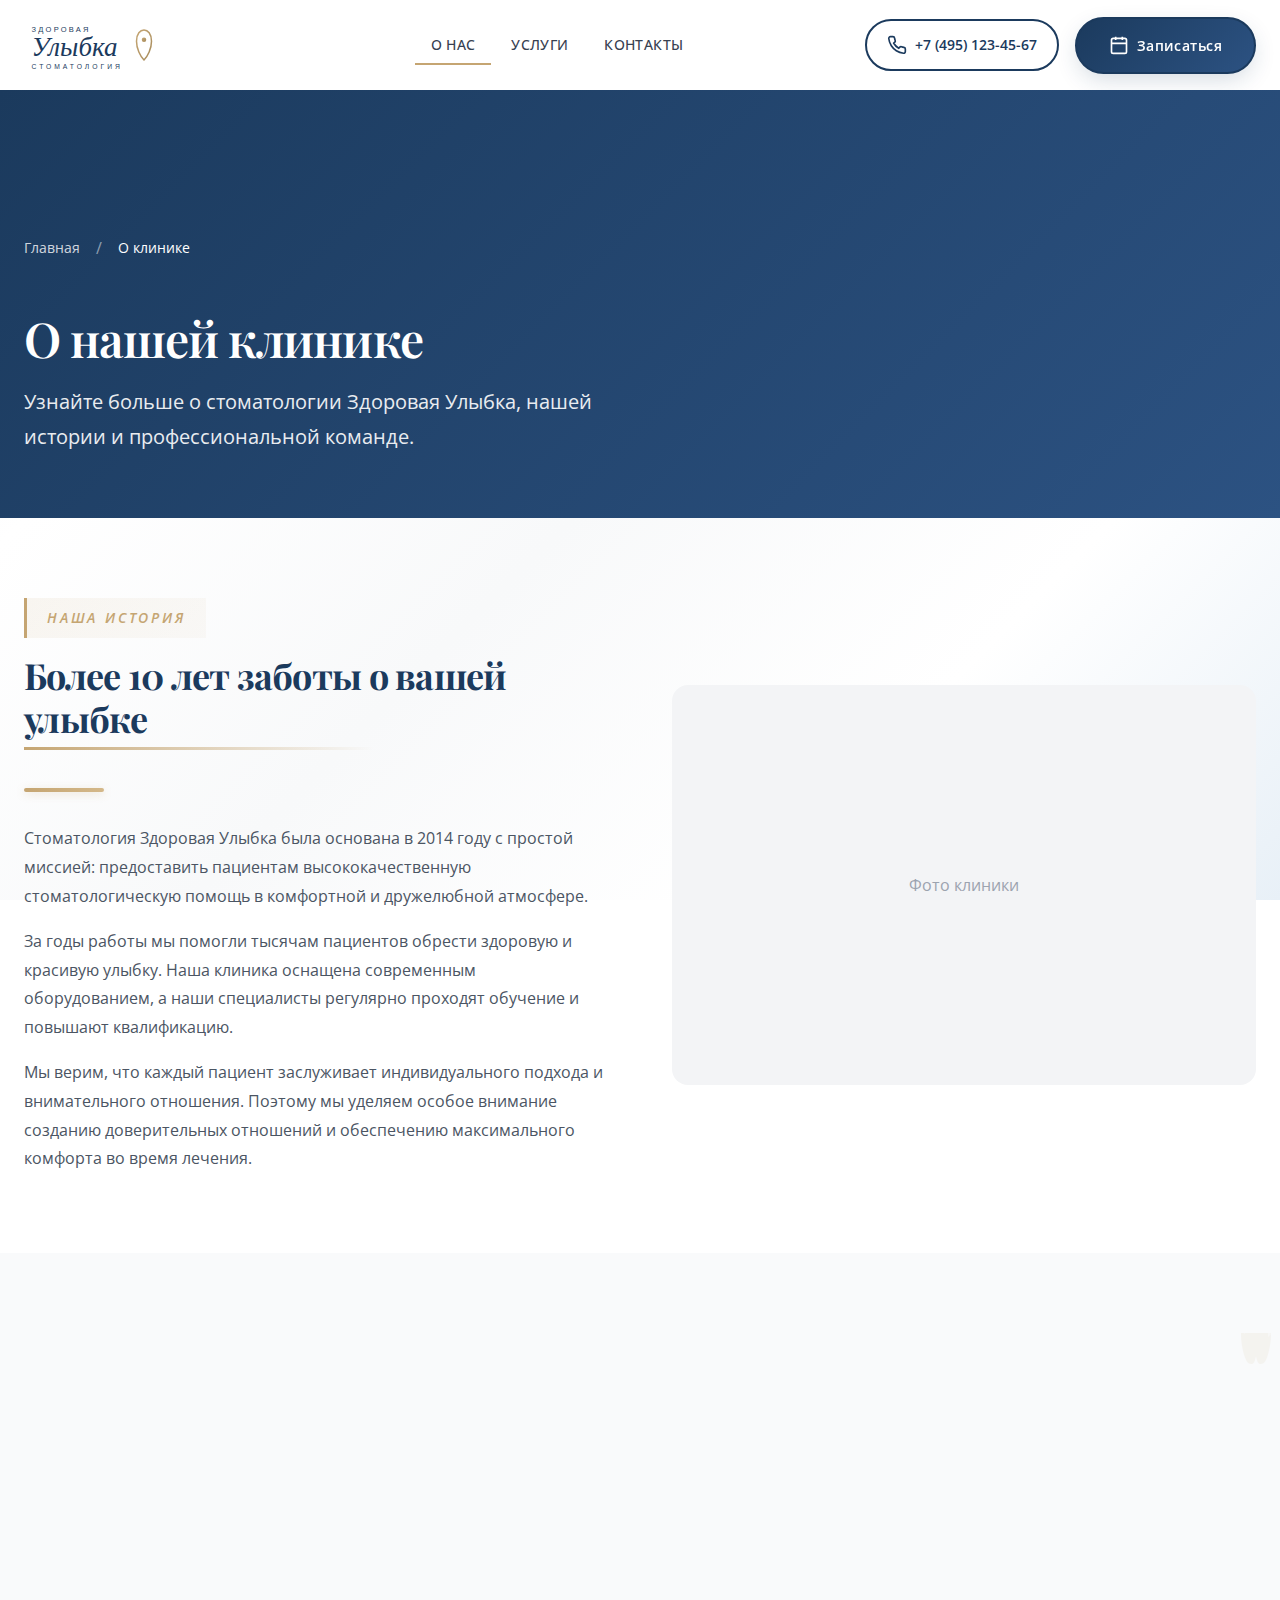
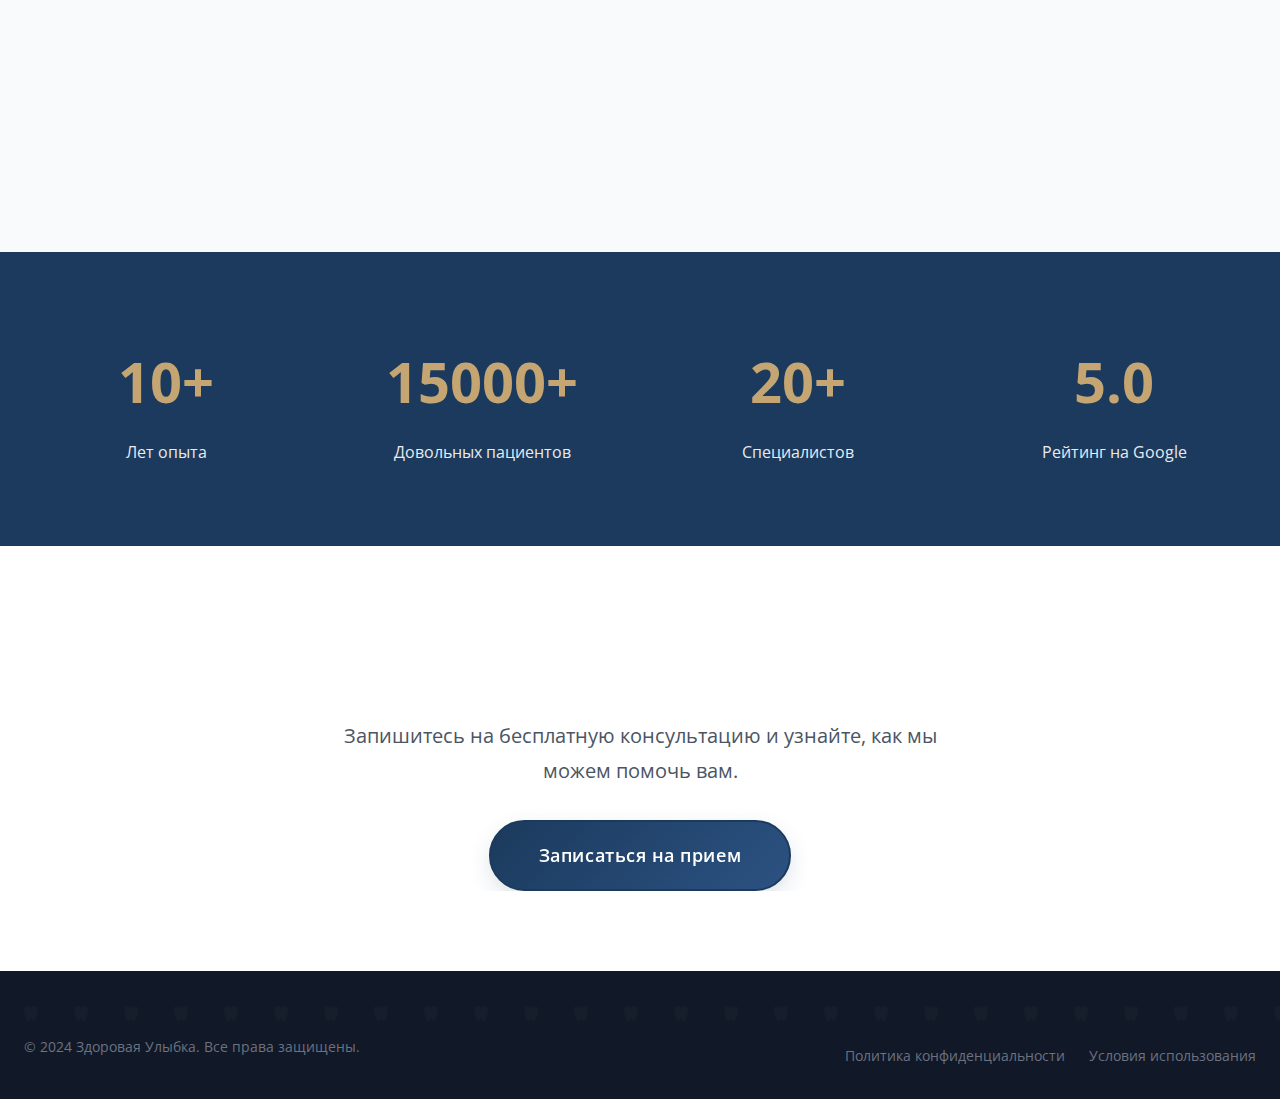
<file: about.html>
<!DOCTYPE html>
<html lang="ru">
<head>
    <meta charset="UTF-8">
    <meta name="viewport" content="width=device-width, initial-scale=1.0">
    <meta name="description" content="О стоматологической клинике Здоровая Улыбка - наша история, миссия и ценности. Узнайте больше о нашей команде профессионалов.">
    <title>О клинике - Здоровая Улыбка</title>

    <link rel="preconnect" href="https://fonts.googleapis.com">
    <link rel="preconnect" href="https://fonts.gstatic.com" crossorigin>
    <link href="https://fonts.googleapis.com/css2?family=Playfair+Display:wght@400;500;600;700&family=Open+Sans:wght@300;400;500;600;700&display=swap" rel="stylesheet">

    <link rel="stylesheet" href="css/style.css">
    <link rel="stylesheet" href="css/components.css">
    <link rel="stylesheet" href="css/responsive.css">
</head>
<body>
    <!-- Header -->
    <header class="header" id="header">
        <div class="header-container">
            <a href="index.html" class="logo">
                <img src="images/logo.svg" alt="Здоровая Улыбка - Стоматология" class="logo-img">
            </a>

            <nav class="main-nav" id="mainNav">
                <ul class="nav-list">
                    <li class="nav-item dropdown">
                        <a href="about.html" class="nav-link active">О НАС</a>
                        <ul class="dropdown-menu">
                            <li><a href="about.html">О клинике</a></li>
                            <li><a href="team.html">Наша команда</a></li>
                            <li><a href="technology.html">Технологии</a></li>
                        </ul>
                    </li>
                    <li class="nav-item dropdown">
                        <a href="services.html" class="nav-link">УСЛУГИ</a>
                        <ul class="dropdown-menu">
                            <li><a href="services/therapy.html">Терапия</a></li>
                            <li><a href="services/surgery.html">Хирургия</a></li>
                            <li><a href="services/orthodontics.html">Ортодонтия</a></li>
                            <li><a href="services/implantation.html">Имплантация</a></li>
                            <li><a href="services/whitening.html">Отбеливание</a></li>
                            <li><a href="services/prosthetics.html">Протезирование</a></li>
                        </ul>
                    </li>
                    <li class="nav-item">
                        <a href="contacts.html" class="nav-link">КОНТАКТЫ</a>
                    </li>
                </ul>
            </nav>

            <div class="header-actions">
                <a href="tel:+74951234567" class="phone-link">
                    <svg class="phone-icon" width="20" height="20" viewBox="0 0 24 24" fill="none" stroke="currentColor" stroke-width="2">
                        <path d="M22 16.92v3a2 2 0 0 1-2.18 2 19.79 19.79 0 0 1-8.63-3.07 19.5 19.5 0 0 1-6-6 19.79 19.79 0 0 1-3.07-8.67A2 2 0 0 1 4.11 2h3a2 2 0 0 1 2 1.72 12.84 12.84 0 0 0 .7 2.81 2 2 0 0 1-.45 2.11L8.09 9.91a16 16 0 0 0 6 6l1.27-1.27a2 2 0 0 1 2.11-.45 12.84 12.84 0 0 0 2.81.7A2 2 0 0 1 22 16.92z"/>
                    </svg>
                    <span>+7 (495) 123-45-67</span>
                </a>
                <a href="booking.html" class="btn btn-primary btn-appointment">
                    <svg width="20" height="20" viewBox="0 0 24 24" fill="none" stroke="currentColor" stroke-width="2">
                        <rect x="3" y="4" width="18" height="18" rx="2" ry="2"/>
                        <line x1="16" y1="2" x2="16" y2="6"/>
                        <line x1="8" y1="2" x2="8" y2="6"/>
                        <line x1="3" y1="10" x2="21" y2="10"/>
                    </svg>
                    <span>Записаться</span>
                </a>
            </div>

            <button class="mobile-menu-toggle" id="mobileMenuToggle" aria-label="Меню">
                <span class="hamburger-line"></span>
                <span class="hamburger-line"></span>
                <span class="hamburger-line"></span>
            </button>
        </div>
    </header>

    <!-- Mobile Menu -->
    <div class="mobile-menu" id="mobileMenu">
        <div class="mobile-menu-header">
            <a href="index.html" class="logo">
                <img src="images/logo.svg" alt="Здоровая Улыбка">
            </a>
            <button class="mobile-menu-close" id="mobileMenuClose" aria-label="Закрыть меню">
                <svg width="24" height="24" viewBox="0 0 24 24" fill="none" stroke="currentColor" stroke-width="2">
                    <line x1="18" y1="6" x2="6" y2="18"/>
                    <line x1="6" y1="6" x2="18" y2="18"/>
                </svg>
            </button>
        </div>
        <nav class="mobile-nav">
            <ul class="mobile-nav-list">
                <li class="mobile-nav-item"><a href="about.html" class="mobile-nav-link">О нас</a></li>
                <li class="mobile-nav-item"><a href="services.html" class="mobile-nav-link">Услуги</a></li>
                <li class="mobile-nav-item"><a href="contacts.html" class="mobile-nav-link">Контакты</a></li>
            </ul>
        </nav>
        <div class="mobile-menu-footer">
            <a href="tel:+74951234567" class="mobile-phone">+7 (495) 123-45-67</a>
            <a href="booking.html" class="btn btn-primary btn-full">Записаться на прием</a>
        </div>
    </div>
    <div class="mobile-menu-overlay" id="mobileMenuOverlay"></div>

    <!-- Main Content -->
    <main class="main-content">
        <!-- Page Hero -->
        <section class="page-hero" style="background: linear-gradient(135deg, var(--color-primary) 0%, var(--color-primary-light) 100%); padding: 8rem 0 4rem; color: white;">
            <div class="container">
                <nav class="breadcrumb" style="margin-bottom: 2rem;">
                    <span class="breadcrumb-item"><a href="index.html" style="color: rgba(255,255,255,0.8);">Главная</a></span>
                    <span class="breadcrumb-separator" style="color: rgba(255,255,255,0.5); margin: 0 0.5rem;">/</span>
                    <span class="breadcrumb-item active" style="color: white;">О клинике</span>
                </nav>
                <h1 style="color: white; font-size: 3rem; margin-bottom: 1rem;">О нашей клинике</h1>
                <p style="font-size: 1.25rem; opacity: 0.9; max-width: 600px;">Узнайте больше о стоматологии Здоровая Улыбка, нашей истории и профессиональной команде.</p>
            </div>
        </section>

        <!-- About Content -->
        <section class="section">
            <div class="container">
                <div style="display: grid; grid-template-columns: 1fr 1fr; gap: 4rem; align-items: center;">
                    <div>
                        <span class="section-subtitle">НАША ИСТОРИЯ</span>
                        <h2 class="section-title">Более 10 лет заботы о вашей улыбке</h2>
                        <div class="title-underline"></div>
                        <p style="margin-top: 2rem; line-height: 1.8; color: var(--color-gray-600);">
                            Стоматология Здоровая Улыбка была основана в 2014 году с простой миссией: предоставить пациентам высококачественную стоматологическую помощь в комфортной и дружелюбной атмосфере.
                        </p>
                        <p style="margin-top: 1rem; line-height: 1.8; color: var(--color-gray-600);">
                            За годы работы мы помогли тысячам пациентов обрести здоровую и красивую улыбку. Наша клиника оснащена современным оборудованием, а наши специалисты регулярно проходят обучение и повышают квалификацию.
                        </p>
                        <p style="margin-top: 1rem; line-height: 1.8; color: var(--color-gray-600);">
                            Мы верим, что каждый пациент заслуживает индивидуального подхода и внимательного отношения. Поэтому мы уделяем особое внимание созданию доверительных отношений и обеспечению максимального комфорта во время лечения.
                        </p>
                    </div>
                    <div style="background: var(--color-gray-100); height: 400px; border-radius: 1rem; display: flex; align-items: center; justify-content: center; color: var(--color-gray-400);">
                        <span>Фото клиники</span>
                    </div>
                </div>
            </div>
        </section>

        <!-- Values -->
        <section class="section" style="background-color: var(--color-gray-50);">
            <div class="container">
                <div class="section-header centered">
                    <span class="section-subtitle">НАШИ ЦЕННОСТИ</span>
                    <h2 class="section-title">Почему выбирают нас</h2>
                    <div class="title-underline centered"></div>
                </div>

                <div style="display: grid; grid-template-columns: repeat(4, 1fr); gap: 2rem; margin-top: 3rem;">
                    <div class="feature-card card">
                        <div class="feature-card-icon">
                            <svg width="32" height="32" viewBox="0 0 24 24" fill="none" stroke="currentColor" stroke-width="2">
                                <path d="M22 11.08V12a10 10 0 1 1-5.93-9.14"/>
                                <polyline points="22 4 12 14.01 9 11.01"/>
                            </svg>
                        </div>
                        <h3 class="feature-card-title">Профессионализм</h3>
                        <p class="feature-card-text">Опытные специалисты с многолетним стажем и постоянным повышением квалификации.</p>
                    </div>

                    <div class="feature-card card">
                        <div class="feature-card-icon">
                            <svg width="32" height="32" viewBox="0 0 24 24" fill="none" stroke="currentColor" stroke-width="2">
                                <path d="M20.84 4.61a5.5 5.5 0 0 0-7.78 0L12 5.67l-1.06-1.06a5.5 5.5 0 0 0-7.78 7.78l1.06 1.06L12 21.23l7.78-7.78 1.06-1.06a5.5 5.5 0 0 0 0-7.78z"/>
                            </svg>
                        </div>
                        <h3 class="feature-card-title">Забота</h3>
                        <p class="feature-card-text">Индивидуальный подход к каждому пациенту и внимание к деталям.</p>
                    </div>

                    <div class="feature-card card">
                        <div class="feature-card-icon">
                            <svg width="32" height="32" viewBox="0 0 24 24" fill="none" stroke="currentColor" stroke-width="2">
                                <circle cx="12" cy="12" r="10"/>
                                <path d="M8 14s1.5 2 4 2 4-2 4-2"/>
                                <line x1="9" y1="9" x2="9.01" y2="9"/>
                                <line x1="15" y1="9" x2="15.01" y2="9"/>
                            </svg>
                        </div>
                        <h3 class="feature-card-title">Комфорт</h3>
                        <p class="feature-card-text">Уютная атмосфера и безболезненное лечение с использованием современных методов.</p>
                    </div>

                    <div class="feature-card card">
                        <div class="feature-card-icon">
                            <svg width="32" height="32" viewBox="0 0 24 24" fill="none" stroke="currentColor" stroke-width="2">
                                <path d="M12 2L2 7l10 5 10-5-10-5z"/>
                                <path d="M2 17l10 5 10-5"/>
                                <path d="M2 12l10 5 10-5"/>
                            </svg>
                        </div>
                        <h3 class="feature-card-title">Технологии</h3>
                        <p class="feature-card-text">Современное оборудование и инновационные методы лечения.</p>
                    </div>
                </div>
            </div>
        </section>

        <!-- Stats -->
        <section class="section" style="background: var(--color-primary); color: white;">
            <div class="container">
                <div style="display: grid; grid-template-columns: repeat(4, 1fr); gap: 2rem; text-align: center;">
                    <div>
                        <div style="font-size: 3.5rem; font-weight: 700; color: var(--color-accent);">10+</div>
                        <div style="font-size: 1rem; opacity: 0.9; margin-top: 0.5rem;">Лет опыта</div>
                    </div>
                    <div>
                        <div style="font-size: 3.5rem; font-weight: 700; color: var(--color-accent);">15000+</div>
                        <div style="font-size: 1rem; opacity: 0.9; margin-top: 0.5rem;">Довольных пациентов</div>
                    </div>
                    <div>
                        <div style="font-size: 3.5rem; font-weight: 700; color: var(--color-accent);">20+</div>
                        <div style="font-size: 1rem; opacity: 0.9; margin-top: 0.5rem;">Специалистов</div>
                    </div>
                    <div>
                        <div style="font-size: 3.5rem; font-weight: 700; color: var(--color-accent);">5.0</div>
                        <div style="font-size: 1rem; opacity: 0.9; margin-top: 0.5rem;">Рейтинг на Google</div>
                    </div>
                </div>
            </div>
        </section>

        <!-- CTA -->
        <section class="section">
            <div class="container" style="text-align: center;">
                <h2 class="section-title">Готовы начать путь к здоровой улыбке?</h2>
                <p style="font-size: 1.25rem; color: var(--color-gray-600); margin: 1.5rem 0 2rem; max-width: 600px; margin-left: auto; margin-right: auto;">
                    Запишитесь на бесплатную консультацию и узнайте, как мы можем помочь вам.
                </p>
                <a href="booking.html" class="btn btn-primary btn-large">Записаться на прием</a>
            </div>
        </section>
    </main>

    <!-- Footer -->
    <footer class="footer" id="footer">
        <div class="container">
            <div class="footer-bottom" style="border-top: none; padding-top: 0;">
                <p class="copyright">&copy; 2024 Здоровая Улыбка. Все права защищены.</p>
                <ul class="footer-legal">
                    <li><a href="privacy.html">Политика конфиденциальности</a></li>
                    <li><a href="terms.html">Условия использования</a></li>
                </ul>
            </div>
        </div>
    </footer>

    <script src="js/navigation.js"></script>
    <script src="js/main.js"></script>
</body>
</html>
</file>
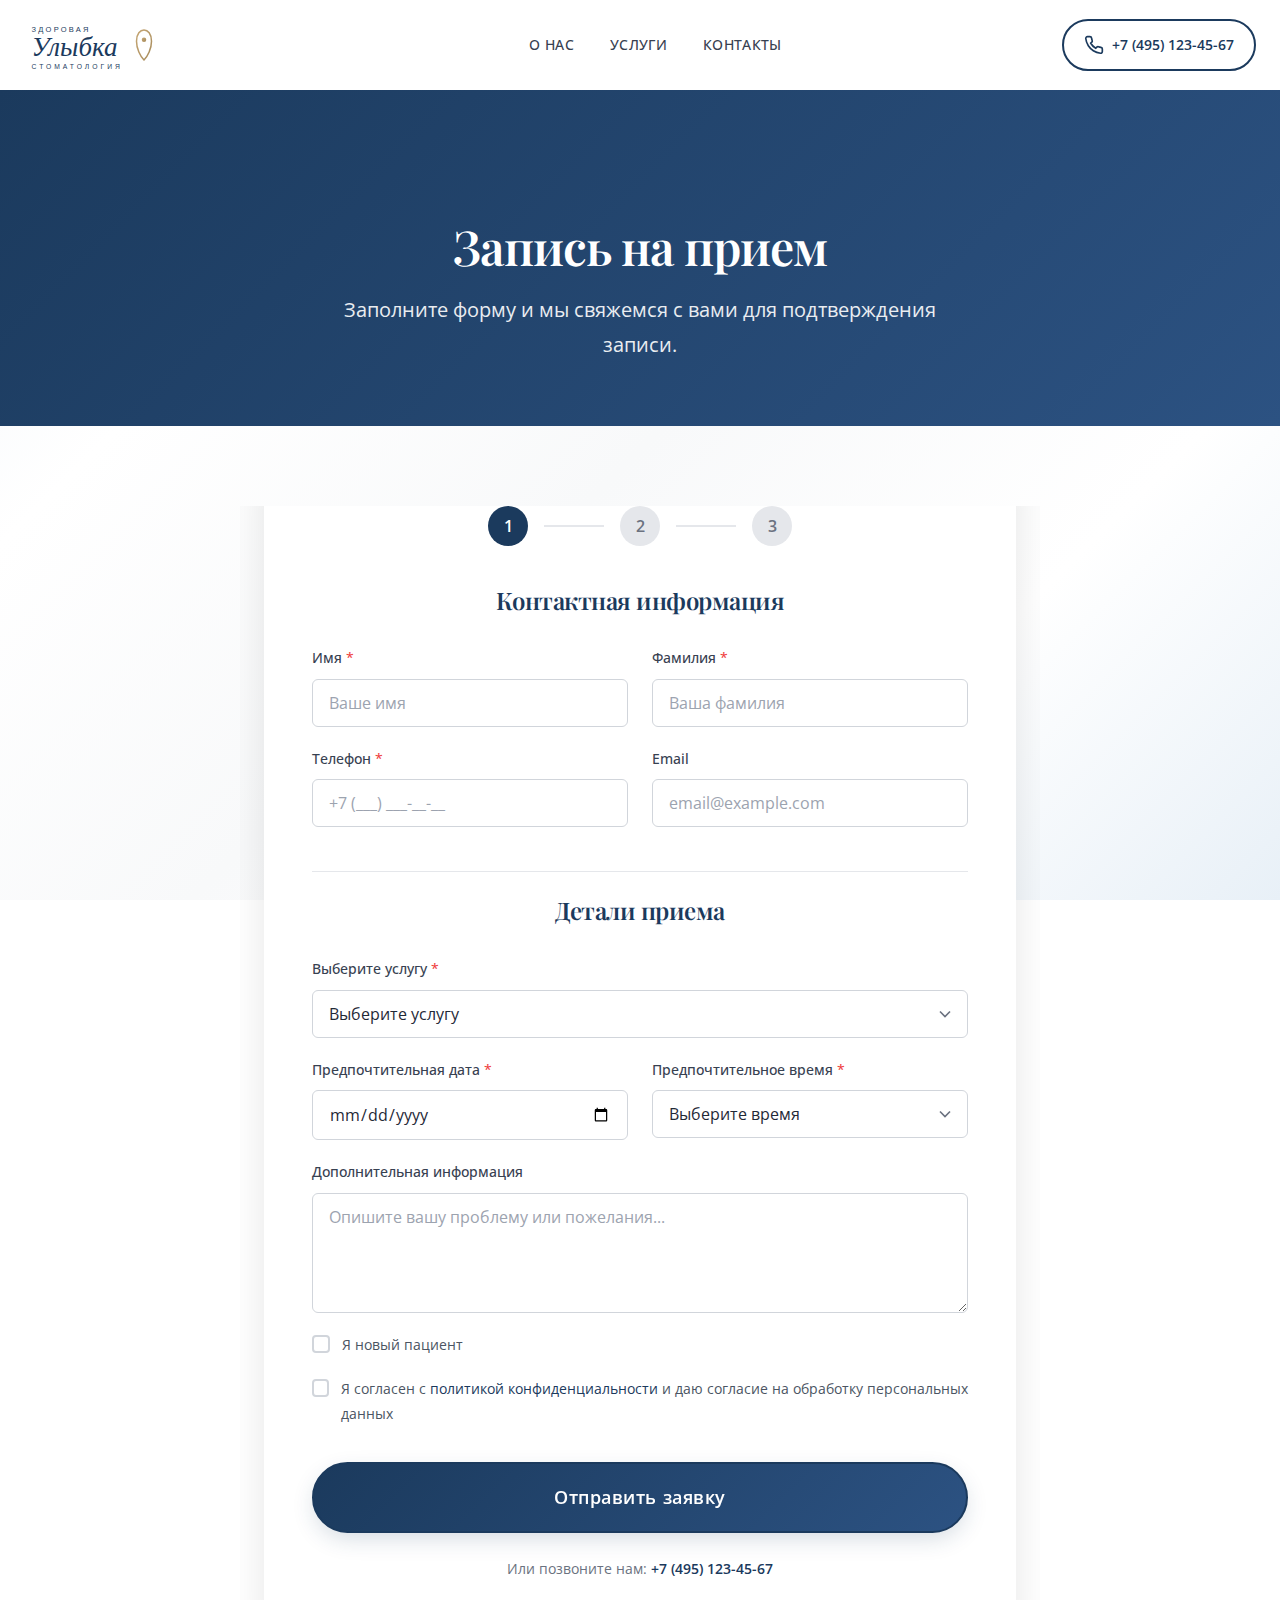
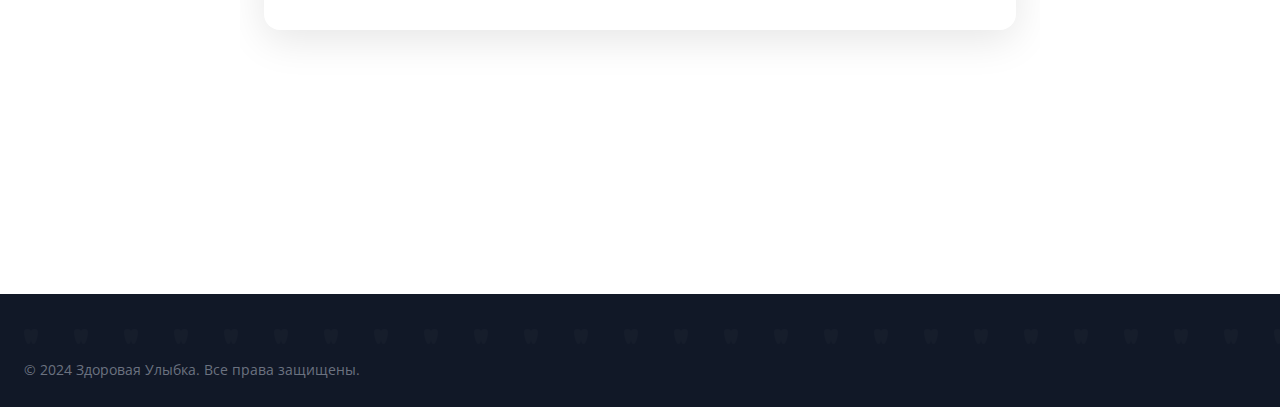
<file: booking.html>
<!DOCTYPE html>
<html lang="ru">
<head>
    <meta charset="UTF-8">
    <meta name="viewport" content="width=device-width, initial-scale=1.0, maximum-scale=5.0, viewport-fit=cover">
    <meta name="description" content="Запись на прием в стоматологическую клинику Здоровая Улыбка. Онлайн форма записи к стоматологу.">
    <title>Запись на прием - Здоровая Улыбка</title>

    <link rel="preconnect" href="https://fonts.googleapis.com">
    <link rel="preconnect" href="https://fonts.gstatic.com" crossorigin>
    <link href="https://fonts.googleapis.com/css2?family=Playfair+Display:wght@400;500;600;700&family=Open+Sans:wght@300;400;500;600;700&display=swap" rel="stylesheet">

    <link rel="stylesheet" href="css/style.css">
    <link rel="stylesheet" href="css/components.css">
    <link rel="stylesheet" href="css/responsive.css">
</head>
<body>
    <!-- Header -->
    <header class="header" id="header">
        <div class="header-container">
            <a href="index.html" class="logo">
                <img src="images/logo.svg" alt="Здоровая Улыбка - Стоматология" class="logo-img">
            </a>

            <nav class="main-nav" id="mainNav">
                <ul class="nav-list">
                    <li class="nav-item"><a href="about.html" class="nav-link">О НАС</a></li>
                    <li class="nav-item"><a href="services.html" class="nav-link">УСЛУГИ</a></li>
                    <li class="nav-item"><a href="contacts.html" class="nav-link">КОНТАКТЫ</a></li>
                </ul>
            </nav>

            <div class="header-actions">
                <a href="tel:+74951234567" class="phone-link">
                    <svg class="phone-icon" width="20" height="20" viewBox="0 0 24 24" fill="none" stroke="currentColor" stroke-width="2">
                        <path d="M22 16.92v3a2 2 0 0 1-2.18 2 19.79 19.79 0 0 1-8.63-3.07 19.5 19.5 0 0 1-6-6 19.79 19.79 0 0 1-3.07-8.67A2 2 0 0 1 4.11 2h3a2 2 0 0 1 2 1.72 12.84 12.84 0 0 0 .7 2.81 2 2 0 0 1-.45 2.11L8.09 9.91a16 16 0 0 0 6 6l1.27-1.27a2 2 0 0 1 2.11-.45 12.84 12.84 0 0 0 2.81.7A2 2 0 0 1 22 16.92z"/>
                    </svg>
                    <span>+7 (495) 123-45-67</span>
                </a>
            </div>

            <button class="mobile-menu-toggle" id="mobileMenuToggle" aria-label="Меню">
                <span class="hamburger-line"></span>
                <span class="hamburger-line"></span>
                <span class="hamburger-line"></span>
            </button>
        </div>
    </header>

    <!-- Mobile Menu -->
    <div class="mobile-menu" id="mobileMenu">
        <div class="mobile-menu-header">
            <a href="index.html" class="logo"><img src="images/logo.svg" alt="Здоровая Улыбка"></a>
            <button class="mobile-menu-close" id="mobileMenuClose" aria-label="Закрыть меню">
                <svg width="24" height="24" viewBox="0 0 24 24" fill="none" stroke="currentColor" stroke-width="2">
                    <line x1="18" y1="6" x2="6" y2="18"/><line x1="6" y1="6" x2="18" y2="18"/>
                </svg>
            </button>
        </div>
        <nav class="mobile-nav">
            <ul class="mobile-nav-list">
                <li class="mobile-nav-item"><a href="about.html" class="mobile-nav-link">О нас</a></li>
                <li class="mobile-nav-item"><a href="services.html" class="mobile-nav-link">Услуги</a></li>
                <li class="mobile-nav-item"><a href="contacts.html" class="mobile-nav-link">Контакты</a></li>
            </ul>
        </nav>
    </div>
    <div class="mobile-menu-overlay" id="mobileMenuOverlay"></div>

    <!-- Main Content -->
    <main class="main-content">
        <!-- Page Hero -->
        <section class="page-hero" style="background: linear-gradient(135deg, var(--color-primary) 0%, var(--color-primary-light) 100%); padding: 8rem 0 4rem; color: white;">
            <div class="container">
                <h1 style="color: white; font-size: 3rem; margin-bottom: 1rem; text-align: center;">Запись на прием</h1>
                <p style="font-size: 1.25rem; opacity: 0.9; max-width: 600px; margin: 0 auto; text-align: center;">Заполните форму и мы свяжемся с вами для подтверждения записи.</p>
            </div>
        </section>

        <!-- Booking Form -->
        <section class="section">
            <div class="container" style="max-width: 800px;">
                <div style="background: white; padding: 3rem; border-radius: 1rem; box-shadow: 0 10px 40px rgba(0,0,0,0.1); margin-top: -3rem; position: relative; z-index: 10;">

                    <form data-validate id="bookingForm">
                        <!-- Step Indicator -->
                        <div style="display: flex; justify-content: center; margin-bottom: 2.5rem;">
                            <div style="display: flex; align-items: center; gap: 1rem;">
                                <div style="width: 40px; height: 40px; background: var(--color-primary); color: white; border-radius: 50%; display: flex; align-items: center; justify-content: center; font-weight: 600;">1</div>
                                <div style="width: 60px; height: 2px; background: var(--color-gray-200);"></div>
                                <div style="width: 40px; height: 40px; background: var(--color-gray-200); color: var(--color-gray-500); border-radius: 50%; display: flex; align-items: center; justify-content: center; font-weight: 600;">2</div>
                                <div style="width: 60px; height: 2px; background: var(--color-gray-200);"></div>
                                <div style="width: 40px; height: 40px; background: var(--color-gray-200); color: var(--color-gray-500); border-radius: 50%; display: flex; align-items: center; justify-content: center; font-weight: 600;">3</div>
                            </div>
                        </div>

                        <h2 style="font-size: 1.5rem; text-align: center; margin-bottom: 2rem; color: var(--color-primary);">Контактная информация</h2>

                        <div style="display: grid; grid-template-columns: 1fr 1fr; gap: 1.5rem;">
                            <div class="form-group">
                                <label class="form-label required">Имя</label>
                                <input type="text" class="form-input" name="firstName" required placeholder="Ваше имя">
                            </div>
                            <div class="form-group">
                                <label class="form-label required">Фамилия</label>
                                <input type="text" class="form-input" name="lastName" required placeholder="Ваша фамилия">
                            </div>
                        </div>

                        <div style="display: grid; grid-template-columns: 1fr 1fr; gap: 1.5rem;">
                            <div class="form-group">
                                <label class="form-label required">Телефон</label>
                                <input type="tel" class="form-input" name="phone" required placeholder="+7 (___) ___-__-__">
                            </div>
                            <div class="form-group">
                                <label class="form-label">Email</label>
                                <input type="email" class="form-input" name="email" placeholder="email@example.com">
                            </div>
                        </div>

                        <div class="divider"></div>

                        <h2 style="font-size: 1.5rem; text-align: center; margin-bottom: 2rem; color: var(--color-primary);">Детали приема</h2>

                        <div class="form-group">
                            <label class="form-label required">Выберите услугу</label>
                            <select class="form-select" name="service" required>
                                <option value="">Выберите услугу</option>
                                <option value="consultation">Консультация</option>
                                <option value="cleaning">Профессиональная чистка</option>
                                <option value="therapy">Лечение кариеса</option>
                                <option value="extraction">Удаление зуба</option>
                                <option value="implant">Имплантация</option>
                                <option value="whitening">Отбеливание</option>
                                <option value="orthodontics">Ортодонтия (брекеты/элайнеры)</option>
                                <option value="prosthetics">Протезирование</option>
                                <option value="other">Другое</option>
                            </select>
                        </div>

                        <div style="display: grid; grid-template-columns: 1fr 1fr; gap: 1.5rem;">
                            <div class="form-group">
                                <label class="form-label required">Предпочтительная дата</label>
                                <input type="date" class="form-input" name="date" required>
                            </div>
                            <div class="form-group">
                                <label class="form-label required">Предпочтительное время</label>
                                <select class="form-select" name="time" required>
                                    <option value="">Выберите время</option>
                                    <option value="09:00">09:00</option>
                                    <option value="10:00">10:00</option>
                                    <option value="11:00">11:00</option>
                                    <option value="12:00">12:00</option>
                                    <option value="14:00">14:00</option>
                                    <option value="15:00">15:00</option>
                                    <option value="16:00">16:00</option>
                                </select>
                            </div>
                        </div>

                        <div class="form-group">
                            <label class="form-label">Дополнительная информация</label>
                            <textarea class="form-textarea" name="notes" placeholder="Опишите вашу проблему или пожелания..." rows="4"></textarea>
                        </div>

                        <div class="form-group">
                            <label class="form-check">
                                <input type="checkbox" class="form-check-input" name="newPatient">
                                <span class="form-check-label">Я новый пациент</span>
                            </label>
                        </div>

                        <div class="form-group">
                            <label class="form-check">
                                <input type="checkbox" class="form-check-input" required>
                                <span class="form-check-label">Я согласен с <a href="privacy.html" style="color: var(--color-primary);">политикой конфиденциальности</a> и даю согласие на обработку персональных данных</span>
                            </label>
                        </div>

                        <button type="submit" class="btn btn-primary btn-large" style="width: 100%; margin-top: 1rem;">
                            Отправить заявку
                        </button>

                        <p style="text-align: center; margin-top: 1.5rem; color: var(--color-gray-500); font-size: 0.875rem;">
                            Или позвоните нам: <a href="tel:+74951234567" style="color: var(--color-primary); font-weight: 600;">+7 (495) 123-45-67</a>
                        </p>
                    </form>
                </div>

                <!-- Info Cards -->
                <div style="display: grid; grid-template-columns: repeat(3, 1fr); gap: 1.5rem; margin-top: 3rem;">
                    <div class="info-card">
                        <div class="info-card-icon">
                            <svg width="24" height="24" viewBox="0 0 24 24" fill="none" stroke="currentColor" stroke-width="2">
                                <circle cx="12" cy="12" r="10"/>
                                <polyline points="12 6 12 12 16 14"/>
                            </svg>
                        </div>
                        <div class="info-card-content">
                            <h4 class="info-card-title">Быстрый ответ</h4>
                            <p class="info-card-text">Мы перезвоним в течение 15 минут</p>
                        </div>
                    </div>

                    <div class="info-card">
                        <div class="info-card-icon">
                            <svg width="24" height="24" viewBox="0 0 24 24" fill="none" stroke="currentColor" stroke-width="2">
                                <path d="M22 11.08V12a10 10 0 1 1-5.93-9.14"/>
                                <polyline points="22 4 12 14.01 9 11.01"/>
                            </svg>
                        </div>
                        <div class="info-card-content">
                            <h4 class="info-card-title">Бесплатная консультация</h4>
                            <p class="info-card-text">Первичный осмотр бесплатно</p>
                        </div>
                    </div>

                    <div class="info-card">
                        <div class="info-card-icon">
                            <svg width="24" height="24" viewBox="0 0 24 24" fill="none" stroke="currentColor" stroke-width="2">
                                <rect x="3" y="4" width="18" height="18" rx="2" ry="2"/>
                                <line x1="16" y1="2" x2="16" y2="6"/>
                                <line x1="8" y1="2" x2="8" y2="6"/>
                                <line x1="3" y1="10" x2="21" y2="10"/>
                            </svg>
                        </div>
                        <div class="info-card-content">
                            <h4 class="info-card-title">Гибкий график</h4>
                            <p class="info-card-text">Работаем в удобное для вас время</p>
                        </div>
                    </div>
                </div>
            </div>
        </section>
    </main>

    <!-- Footer -->
    <footer class="footer" id="footer">
        <div class="container">
            <div class="footer-bottom" style="border-top: none; padding-top: 0;">
                <p class="copyright">&copy; 2024 Здоровая Улыбка. Все права защищены.</p>
            </div>
        </div>
    </footer>

    <script src="js/navigation.js"></script>
    <script src="js/main.js"></script>
</body>
</html>
</file>
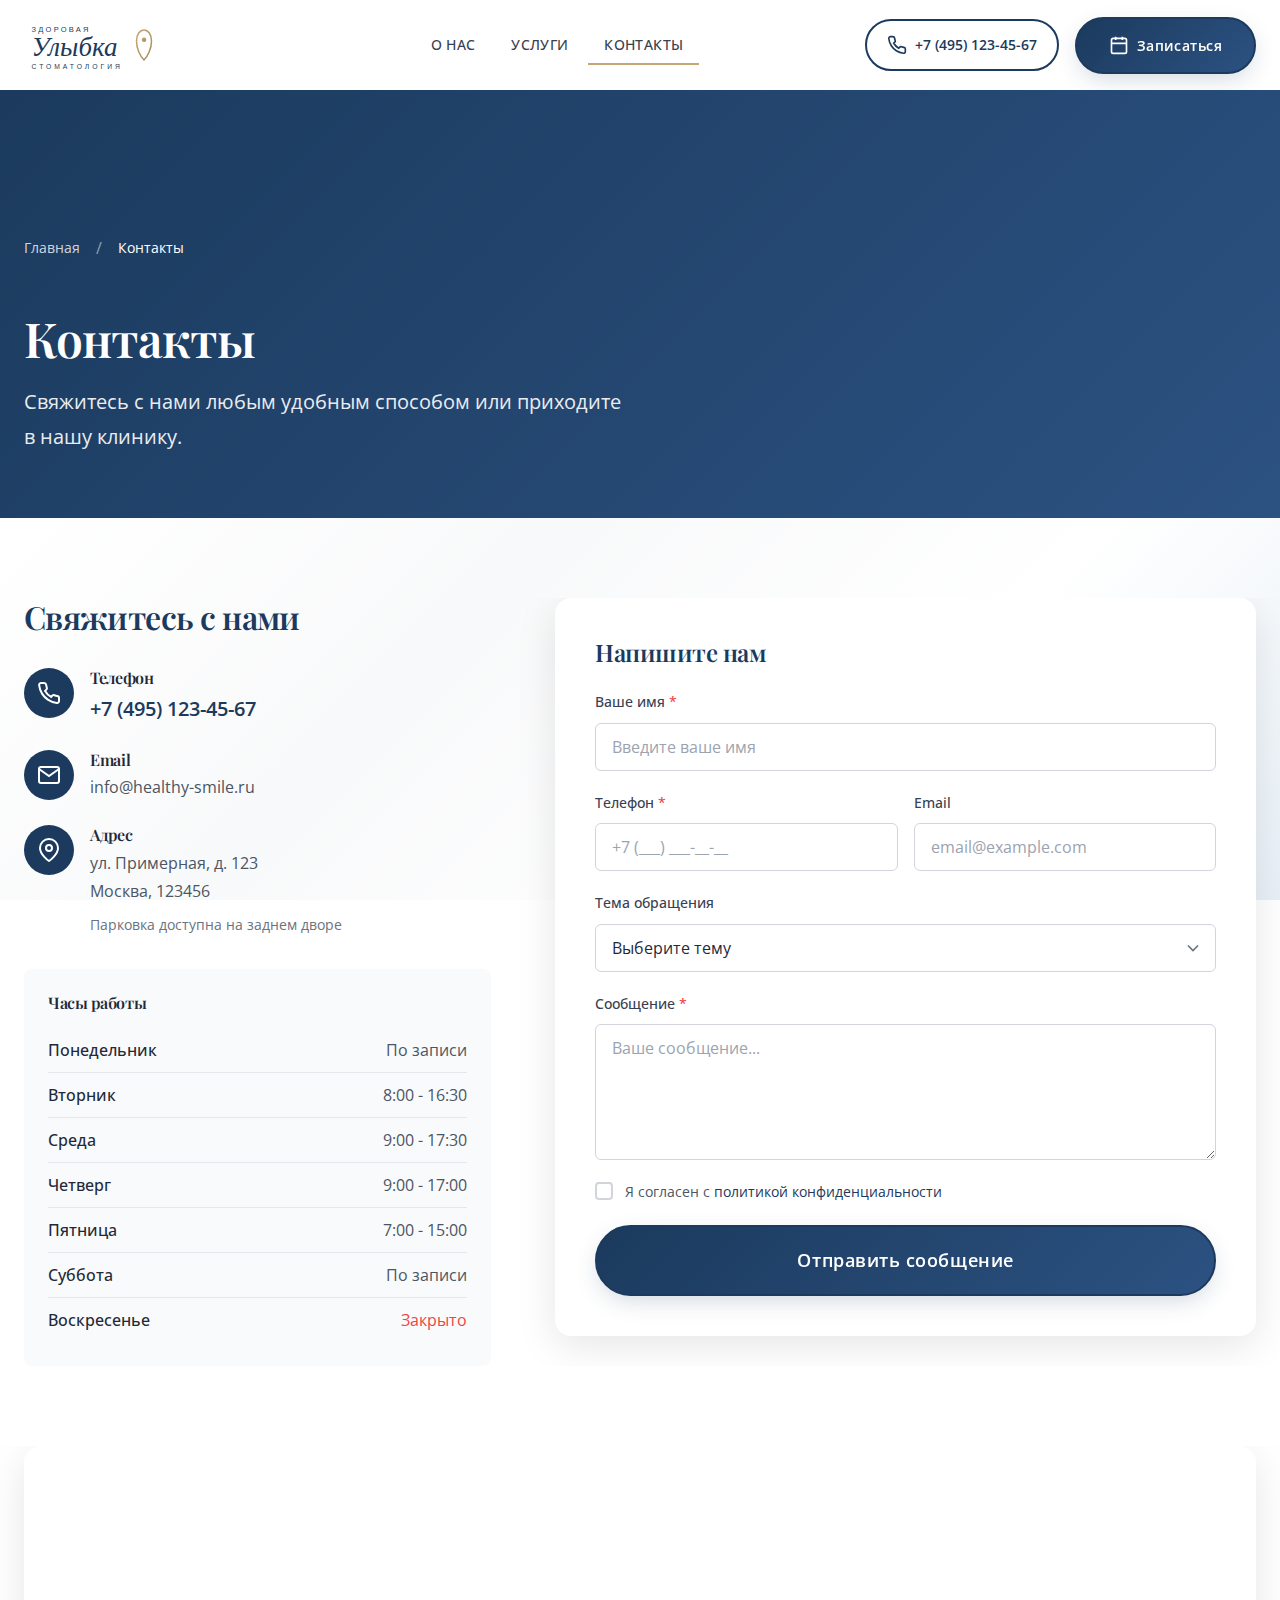
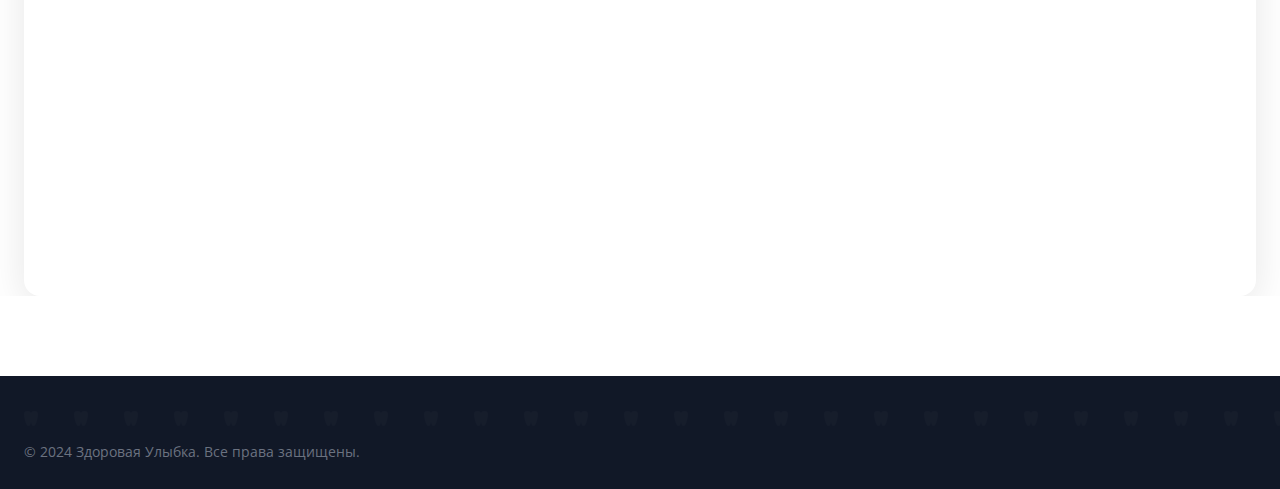
<file: contacts.html>
<!DOCTYPE html>
<html lang="ru">
<head>
    <meta charset="UTF-8">
    <meta name="viewport" content="width=device-width, initial-scale=1.0">
    <meta name="description" content="Контакты стоматологической клиники Здоровая Улыбка - адрес, телефон, часы работы, форма обратной связи.">
    <title>Контакты - Здоровая Улыбка</title>

    <link rel="preconnect" href="https://fonts.googleapis.com">
    <link rel="preconnect" href="https://fonts.gstatic.com" crossorigin>
    <link href="https://fonts.googleapis.com/css2?family=Playfair+Display:wght@400;500;600;700&family=Open+Sans:wght@300;400;500;600;700&display=swap" rel="stylesheet">

    <link rel="stylesheet" href="css/style.css">
    <link rel="stylesheet" href="css/components.css">
    <link rel="stylesheet" href="css/responsive.css">
</head>
<body>
    <!-- Header -->
    <header class="header" id="header">
        <div class="header-container">
            <a href="index.html" class="logo">
                <img src="images/logo.svg" alt="Здоровая Улыбка - Стоматология" class="logo-img">
            </a>

            <nav class="main-nav" id="mainNav">
                <ul class="nav-list">
                    <li class="nav-item"><a href="about.html" class="nav-link">О НАС</a></li>
                    <li class="nav-item"><a href="services.html" class="nav-link">УСЛУГИ</a></li>
                    <li class="nav-item"><a href="contacts.html" class="nav-link active">КОНТАКТЫ</a></li>
                </ul>
            </nav>

            <div class="header-actions">
                <a href="tel:+74951234567" class="phone-link">
                    <svg class="phone-icon" width="20" height="20" viewBox="0 0 24 24" fill="none" stroke="currentColor" stroke-width="2">
                        <path d="M22 16.92v3a2 2 0 0 1-2.18 2 19.79 19.79 0 0 1-8.63-3.07 19.5 19.5 0 0 1-6-6 19.79 19.79 0 0 1-3.07-8.67A2 2 0 0 1 4.11 2h3a2 2 0 0 1 2 1.72 12.84 12.84 0 0 0 .7 2.81 2 2 0 0 1-.45 2.11L8.09 9.91a16 16 0 0 0 6 6l1.27-1.27a2 2 0 0 1 2.11-.45 12.84 12.84 0 0 0 2.81.7A2 2 0 0 1 22 16.92z"/>
                    </svg>
                    <span>+7 (495) 123-45-67</span>
                </a>
                <a href="booking.html" class="btn btn-primary btn-appointment">
                    <svg width="20" height="20" viewBox="0 0 24 24" fill="none" stroke="currentColor" stroke-width="2">
                        <rect x="3" y="4" width="18" height="18" rx="2" ry="2"/>
                        <line x1="16" y1="2" x2="16" y2="6"/>
                        <line x1="8" y1="2" x2="8" y2="6"/>
                        <line x1="3" y1="10" x2="21" y2="10"/>
                    </svg>
                    <span>Записаться</span>
                </a>
            </div>

            <button class="mobile-menu-toggle" id="mobileMenuToggle" aria-label="Меню">
                <span class="hamburger-line"></span>
                <span class="hamburger-line"></span>
                <span class="hamburger-line"></span>
            </button>
        </div>
    </header>

    <!-- Mobile Menu -->
    <div class="mobile-menu" id="mobileMenu">
        <div class="mobile-menu-header">
            <a href="index.html" class="logo"><img src="images/logo.svg" alt="Здоровая Улыбка"></a>
            <button class="mobile-menu-close" id="mobileMenuClose" aria-label="Закрыть меню">
                <svg width="24" height="24" viewBox="0 0 24 24" fill="none" stroke="currentColor" stroke-width="2">
                    <line x1="18" y1="6" x2="6" y2="18"/><line x1="6" y1="6" x2="18" y2="18"/>
                </svg>
            </button>
        </div>
        <nav class="mobile-nav">
            <ul class="mobile-nav-list">
                <li class="mobile-nav-item"><a href="about.html" class="mobile-nav-link">О нас</a></li>
                <li class="mobile-nav-item"><a href="services.html" class="mobile-nav-link">Услуги</a></li>
                <li class="mobile-nav-item"><a href="contacts.html" class="mobile-nav-link">Контакты</a></li>
            </ul>
        </nav>
    </div>
    <div class="mobile-menu-overlay" id="mobileMenuOverlay"></div>

    <!-- Main Content -->
    <main class="main-content">
        <!-- Page Hero -->
        <section class="page-hero" style="background: linear-gradient(135deg, var(--color-primary) 0%, var(--color-primary-light) 100%); padding: 8rem 0 4rem; color: white;">
            <div class="container">
                <nav class="breadcrumb" style="margin-bottom: 2rem;">
                    <span class="breadcrumb-item"><a href="index.html" style="color: rgba(255,255,255,0.8);">Главная</a></span>
                    <span class="breadcrumb-separator" style="color: rgba(255,255,255,0.5); margin: 0 0.5rem;">/</span>
                    <span class="breadcrumb-item active" style="color: white;">Контакты</span>
                </nav>
                <h1 style="color: white; font-size: 3rem; margin-bottom: 1rem;">Контакты</h1>
                <p style="font-size: 1.25rem; opacity: 0.9; max-width: 600px;">Свяжитесь с нами любым удобным способом или приходите в нашу клинику.</p>
            </div>
        </section>

        <!-- Contact Section -->
        <section class="section">
            <div class="container">
                <div style="display: grid; grid-template-columns: 1fr 1.5fr; gap: 4rem;">

                    <!-- Contact Info -->
                    <div>
                        <h2 style="font-size: 2rem; margin-bottom: 2rem; color: var(--color-primary);">Свяжитесь с нами</h2>

                        <div style="margin-bottom: 2rem;">
                            <div style="display: flex; align-items: flex-start; gap: 1rem; margin-bottom: 1.5rem;">
                                <div style="width: 50px; height: 50px; background: var(--color-primary); border-radius: 50%; display: flex; align-items: center; justify-content: center; flex-shrink: 0;">
                                    <svg width="24" height="24" viewBox="0 0 24 24" fill="none" stroke="white" stroke-width="2">
                                        <path d="M22 16.92v3a2 2 0 0 1-2.18 2 19.79 19.79 0 0 1-8.63-3.07 19.5 19.5 0 0 1-6-6 19.79 19.79 0 0 1-3.07-8.67A2 2 0 0 1 4.11 2h3a2 2 0 0 1 2 1.72 12.84 12.84 0 0 0 .7 2.81 2 2 0 0 1-.45 2.11L8.09 9.91a16 16 0 0 0 6 6l1.27-1.27a2 2 0 0 1 2.11-.45 12.84 12.84 0 0 0 2.81.7A2 2 0 0 1 22 16.92z"/>
                                    </svg>
                                </div>
                                <div>
                                    <h4 style="font-size: 1rem; font-weight: 600; color: var(--color-gray-800); margin-bottom: 0.25rem;">Телефон</h4>
                                    <a href="tel:+74951234567" style="font-size: 1.25rem; color: var(--color-primary); font-weight: 600;">+7 (495) 123-45-67</a>
                                </div>
                            </div>

                            <div style="display: flex; align-items: flex-start; gap: 1rem; margin-bottom: 1.5rem;">
                                <div style="width: 50px; height: 50px; background: var(--color-primary); border-radius: 50%; display: flex; align-items: center; justify-content: center; flex-shrink: 0;">
                                    <svg width="24" height="24" viewBox="0 0 24 24" fill="none" stroke="white" stroke-width="2">
                                        <path d="M4 4h16c1.1 0 2 .9 2 2v12c0 1.1-.9 2-2 2H4c-1.1 0-2-.9-2-2V6c0-1.1.9-2 2-2z"/>
                                        <polyline points="22,6 12,13 2,6"/>
                                    </svg>
                                </div>
                                <div>
                                    <h4 style="font-size: 1rem; font-weight: 600; color: var(--color-gray-800); margin-bottom: 0.25rem;">Email</h4>
                                    <a href="mailto:info@healthy-smile.ru" style="font-size: 1rem; color: var(--color-gray-600);">info@healthy-smile.ru</a>
                                </div>
                            </div>

                            <div style="display: flex; align-items: flex-start; gap: 1rem; margin-bottom: 1.5rem;">
                                <div style="width: 50px; height: 50px; background: var(--color-primary); border-radius: 50%; display: flex; align-items: center; justify-content: center; flex-shrink: 0;">
                                    <svg width="24" height="24" viewBox="0 0 24 24" fill="none" stroke="white" stroke-width="2">
                                        <path d="M21 10c0 7-9 13-9 13s-9-6-9-13a9 9 0 0 1 18 0z"/>
                                        <circle cx="12" cy="10" r="3"/>
                                    </svg>
                                </div>
                                <div>
                                    <h4 style="font-size: 1rem; font-weight: 600; color: var(--color-gray-800); margin-bottom: 0.25rem;">Адрес</h4>
                                    <address style="font-size: 1rem; color: var(--color-gray-600); font-style: normal;">
                                        ул. Примерная, д. 123<br>
                                        Москва, 123456
                                    </address>
                                    <p style="font-size: 0.875rem; color: var(--color-gray-500); margin-top: 0.5rem;">Парковка доступна на заднем дворе</p>
                                </div>
                            </div>
                        </div>

                        <!-- Working Hours -->
                        <div style="background: var(--color-gray-50); padding: 1.5rem; border-radius: 0.5rem;">
                            <h4 style="font-size: 1rem; font-weight: 600; color: var(--color-gray-800); margin-bottom: 1rem;">Часы работы</h4>
                            <ul style="list-style: none;">
                                <li style="display: flex; justify-content: space-between; padding: 0.5rem 0; border-bottom: 1px solid var(--color-gray-200);">
                                    <span style="font-weight: 500;">Понедельник</span>
                                    <span style="color: var(--color-gray-600);">По записи</span>
                                </li>
                                <li style="display: flex; justify-content: space-between; padding: 0.5rem 0; border-bottom: 1px solid var(--color-gray-200);">
                                    <span style="font-weight: 500;">Вторник</span>
                                    <span style="color: var(--color-gray-600);">8:00 - 16:30</span>
                                </li>
                                <li style="display: flex; justify-content: space-between; padding: 0.5rem 0; border-bottom: 1px solid var(--color-gray-200);">
                                    <span style="font-weight: 500;">Среда</span>
                                    <span style="color: var(--color-gray-600);">9:00 - 17:30</span>
                                </li>
                                <li style="display: flex; justify-content: space-between; padding: 0.5rem 0; border-bottom: 1px solid var(--color-gray-200);">
                                    <span style="font-weight: 500;">Четверг</span>
                                    <span style="color: var(--color-gray-600);">9:00 - 17:00</span>
                                </li>
                                <li style="display: flex; justify-content: space-between; padding: 0.5rem 0; border-bottom: 1px solid var(--color-gray-200);">
                                    <span style="font-weight: 500;">Пятница</span>
                                    <span style="color: var(--color-gray-600);">7:00 - 15:00</span>
                                </li>
                                <li style="display: flex; justify-content: space-between; padding: 0.5rem 0; border-bottom: 1px solid var(--color-gray-200);">
                                    <span style="font-weight: 500;">Суббота</span>
                                    <span style="color: var(--color-gray-600);">По записи</span>
                                </li>
                                <li style="display: flex; justify-content: space-between; padding: 0.5rem 0;">
                                    <span style="font-weight: 500;">Воскресенье</span>
                                    <span style="color: var(--color-error);">Закрыто</span>
                                </li>
                            </ul>
                        </div>
                    </div>

                    <!-- Contact Form -->
                    <div>
                        <div style="background: white; padding: 2.5rem; border-radius: 1rem; box-shadow: 0 10px 40px rgba(0,0,0,0.1);">
                            <h3 style="font-size: 1.5rem; margin-bottom: 1.5rem; color: var(--color-primary);">Напишите нам</h3>

                            <form data-validate>
                                <div class="form-group">
                                    <label class="form-label required">Ваше имя</label>
                                    <input type="text" class="form-input" name="name" required placeholder="Введите ваше имя">
                                </div>

                                <div style="display: grid; grid-template-columns: 1fr 1fr; gap: 1rem;">
                                    <div class="form-group">
                                        <label class="form-label required">Телефон</label>
                                        <input type="tel" class="form-input" name="phone" required placeholder="+7 (___) ___-__-__">
                                    </div>
                                    <div class="form-group">
                                        <label class="form-label">Email</label>
                                        <input type="email" class="form-input" name="email" placeholder="email@example.com">
                                    </div>
                                </div>

                                <div class="form-group">
                                    <label class="form-label">Тема обращения</label>
                                    <select class="form-select" name="subject">
                                        <option value="">Выберите тему</option>
                                        <option value="appointment">Запись на прием</option>
                                        <option value="question">Вопрос о лечении</option>
                                        <option value="prices">Вопрос о ценах</option>
                                        <option value="feedback">Отзыв</option>
                                        <option value="other">Другое</option>
                                    </select>
                                </div>

                                <div class="form-group">
                                    <label class="form-label required">Сообщение</label>
                                    <textarea class="form-textarea" name="message" required placeholder="Ваше сообщение..." rows="5"></textarea>
                                </div>

                                <div class="form-group">
                                    <label class="form-check">
                                        <input type="checkbox" class="form-check-input" required>
                                        <span class="form-check-label">Я согласен с <a href="privacy.html" style="color: var(--color-primary);">политикой конфиденциальности</a></span>
                                    </label>
                                </div>

                                <button type="submit" class="btn btn-primary btn-large" style="width: 100%;">Отправить сообщение</button>
                            </form>
                        </div>
                    </div>
                </div>
            </div>
        </section>

        <!-- Map Section -->
        <section class="section" style="padding-top: 0;">
            <div class="container">
                <div style="border-radius: 1rem; overflow: hidden; box-shadow: 0 10px 40px rgba(0,0,0,0.1);">
                    <iframe
                        src="https://www.google.com/maps/embed?pb=!1m18!1m12!1m3!1d2245.3!2d37.6!3d55.7!2m3!1f0!2f0!3f0!3m2!1i1024!2i768!4f13.1!3m3!1m2!1s0x0%3A0x0!2zNTXCsDQyJzAwLjAiTiAzN8KwMzYnMDAuMCJF!5e0!3m2!1sru!2sru!4v1234567890"
                        width="100%"
                        height="450"
                        style="border:0; display: block;"
                        allowfullscreen=""
                        loading="lazy"
                        title="Карта расположения клиники">
                    </iframe>
                </div>
            </div>
        </section>
    </main>

    <!-- Footer -->
    <footer class="footer" id="footer">
        <div class="container">
            <div class="footer-bottom" style="border-top: none; padding-top: 0;">
                <p class="copyright">&copy; 2024 Здоровая Улыбка. Все права защищены.</p>
            </div>
        </div>
    </footer>

    <script src="js/navigation.js"></script>
    <script src="js/main.js"></script>
</body>
</html>
</file>
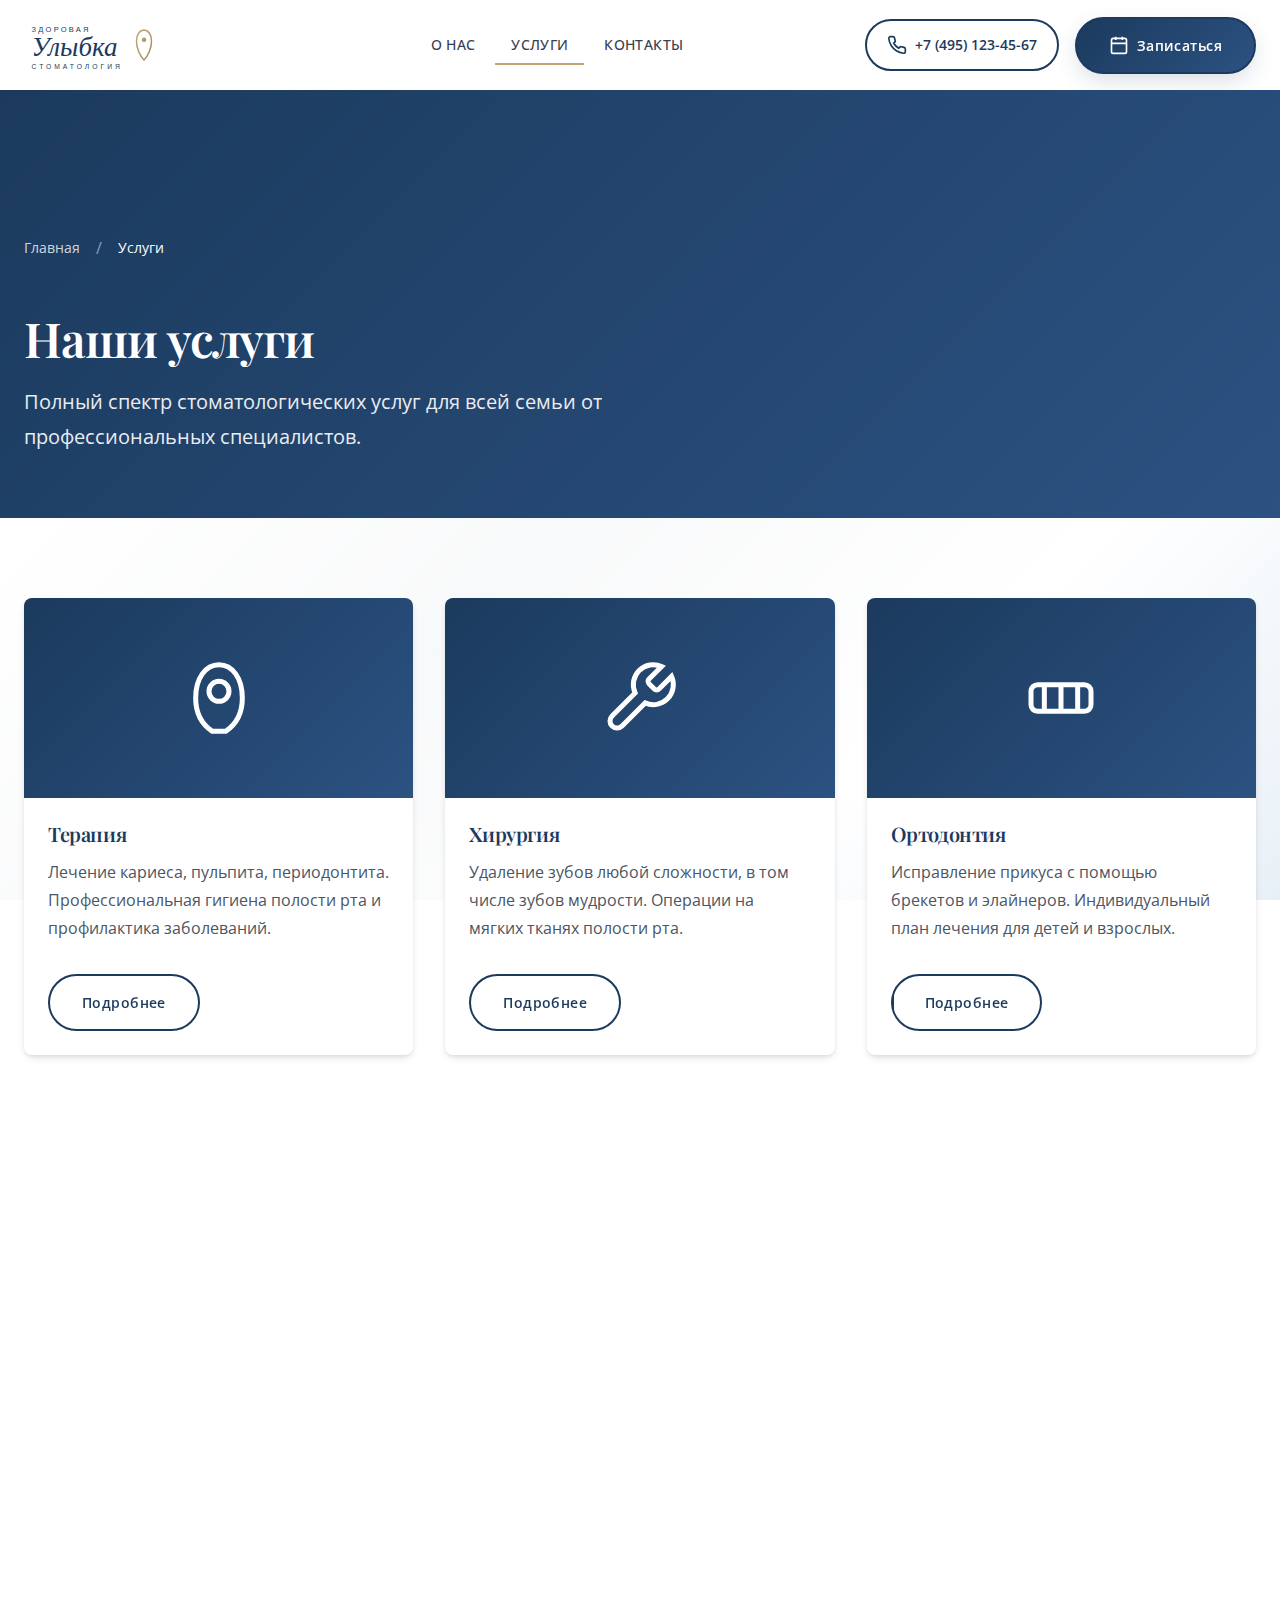
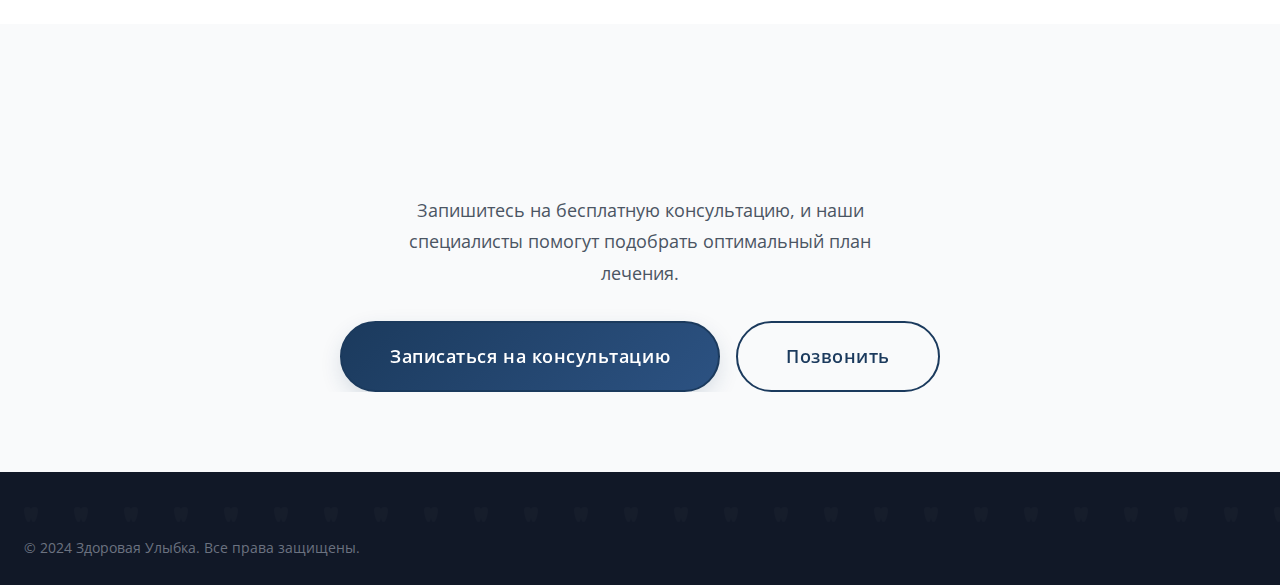
<file: services.html>
<!DOCTYPE html>
<html lang="ru">
<head>
    <meta charset="UTF-8">
    <meta name="viewport" content="width=device-width, initial-scale=1.0">
    <meta name="description" content="Услуги стоматологической клиники Здоровая Улыбка - терапия, хирургия, ортодонтия, имплантация, отбеливание, протезирование.">
    <title>Услуги - Здоровая Улыбка</title>

    <link rel="preconnect" href="https://fonts.googleapis.com">
    <link rel="preconnect" href="https://fonts.gstatic.com" crossorigin>
    <link href="https://fonts.googleapis.com/css2?family=Playfair+Display:wght@400;500;600;700&family=Open+Sans:wght@300;400;500;600;700&display=swap" rel="stylesheet">

    <link rel="stylesheet" href="css/style.css">
    <link rel="stylesheet" href="css/components.css">
    <link rel="stylesheet" href="css/responsive.css">
</head>
<body>
    <!-- Header -->
    <header class="header" id="header">
        <div class="header-container">
            <a href="index.html" class="logo">
                <img src="images/logo.svg" alt="Здоровая Улыбка - Стоматология" class="logo-img">
            </a>

            <nav class="main-nav" id="mainNav">
                <ul class="nav-list">
                    <li class="nav-item"><a href="about.html" class="nav-link">О НАС</a></li>
                    <li class="nav-item dropdown">
                        <a href="services.html" class="nav-link active">УСЛУГИ</a>
                        <ul class="dropdown-menu">
                            <li><a href="services/therapy.html">Терапия</a></li>
                            <li><a href="services/surgery.html">Хирургия</a></li>
                            <li><a href="services/orthodontics.html">Ортодонтия</a></li>
                            <li><a href="services/implantation.html">Имплантация</a></li>
                            <li><a href="services/whitening.html">Отбеливание</a></li>
                            <li><a href="services/prosthetics.html">Протезирование</a></li>
                        </ul>
                    </li>
                    <li class="nav-item"><a href="contacts.html" class="nav-link">КОНТАКТЫ</a></li>
                </ul>
            </nav>

            <div class="header-actions">
                <a href="tel:+74951234567" class="phone-link">
                    <svg class="phone-icon" width="20" height="20" viewBox="0 0 24 24" fill="none" stroke="currentColor" stroke-width="2">
                        <path d="M22 16.92v3a2 2 0 0 1-2.18 2 19.79 19.79 0 0 1-8.63-3.07 19.5 19.5 0 0 1-6-6 19.79 19.79 0 0 1-3.07-8.67A2 2 0 0 1 4.11 2h3a2 2 0 0 1 2 1.72 12.84 12.84 0 0 0 .7 2.81 2 2 0 0 1-.45 2.11L8.09 9.91a16 16 0 0 0 6 6l1.27-1.27a2 2 0 0 1 2.11-.45 12.84 12.84 0 0 0 2.81.7A2 2 0 0 1 22 16.92z"/>
                    </svg>
                    <span>+7 (495) 123-45-67</span>
                </a>
                <a href="booking.html" class="btn btn-primary btn-appointment">
                    <svg width="20" height="20" viewBox="0 0 24 24" fill="none" stroke="currentColor" stroke-width="2">
                        <rect x="3" y="4" width="18" height="18" rx="2" ry="2"/>
                        <line x1="16" y1="2" x2="16" y2="6"/>
                        <line x1="8" y1="2" x2="8" y2="6"/>
                        <line x1="3" y1="10" x2="21" y2="10"/>
                    </svg>
                    <span>Записаться</span>
                </a>
            </div>

            <button class="mobile-menu-toggle" id="mobileMenuToggle" aria-label="Меню">
                <span class="hamburger-line"></span>
                <span class="hamburger-line"></span>
                <span class="hamburger-line"></span>
            </button>
        </div>
    </header>

    <!-- Mobile Menu -->
    <div class="mobile-menu" id="mobileMenu">
        <div class="mobile-menu-header">
            <a href="index.html" class="logo"><img src="images/logo.svg" alt="Здоровая Улыбка"></a>
            <button class="mobile-menu-close" id="mobileMenuClose" aria-label="Закрыть меню">
                <svg width="24" height="24" viewBox="0 0 24 24" fill="none" stroke="currentColor" stroke-width="2">
                    <line x1="18" y1="6" x2="6" y2="18"/><line x1="6" y1="6" x2="18" y2="18"/>
                </svg>
            </button>
        </div>
        <nav class="mobile-nav">
            <ul class="mobile-nav-list">
                <li class="mobile-nav-item"><a href="about.html" class="mobile-nav-link">О нас</a></li>
                <li class="mobile-nav-item"><a href="services.html" class="mobile-nav-link">Услуги</a></li>
                <li class="mobile-nav-item"><a href="contacts.html" class="mobile-nav-link">Контакты</a></li>
            </ul>
        </nav>
    </div>
    <div class="mobile-menu-overlay" id="mobileMenuOverlay"></div>

    <!-- Main Content -->
    <main class="main-content">
        <!-- Page Hero -->
        <section class="page-hero" style="background: linear-gradient(135deg, var(--color-primary) 0%, var(--color-primary-light) 100%); padding: 8rem 0 4rem; color: white;">
            <div class="container">
                <nav class="breadcrumb" style="margin-bottom: 2rem;">
                    <span class="breadcrumb-item"><a href="index.html" style="color: rgba(255,255,255,0.8);">Главная</a></span>
                    <span class="breadcrumb-separator" style="color: rgba(255,255,255,0.5); margin: 0 0.5rem;">/</span>
                    <span class="breadcrumb-item active" style="color: white;">Услуги</span>
                </nav>
                <h1 style="color: white; font-size: 3rem; margin-bottom: 1rem;">Наши услуги</h1>
                <p style="font-size: 1.25rem; opacity: 0.9; max-width: 600px;">Полный спектр стоматологических услуг для всей семьи от профессиональных специалистов.</p>
            </div>
        </section>

        <!-- Services Grid -->
        <section class="section">
            <div class="container">
                <div style="display: grid; grid-template-columns: repeat(3, 1fr); gap: 2rem;">

                    <!-- Терапия -->
                    <div class="card" style="overflow: hidden;">
                        <div style="height: 200px; background: linear-gradient(135deg, #1B3A5D 0%, #2C5282 100%); display: flex; align-items: center; justify-content: center;">
                            <svg width="80" height="80" viewBox="0 0 24 24" fill="none" stroke="white" stroke-width="1.5">
                                <path d="M12 2C8 2 5 6 5 12c0 5 2 8 5 10h4c3-2 5-5 5-10 0-6-3-10-7-10z"/>
                                <circle cx="12" cy="10" r="3"/>
                            </svg>
                        </div>
                        <div class="card-body">
                            <h3 class="card-title">Терапия</h3>
                            <p class="card-text">Лечение кариеса, пульпита, периодонтита. Профессиональная гигиена полости рта и профилактика заболеваний.</p>
                            <a href="services/therapy.html" class="btn btn-outline" style="margin-top: 1rem;">Подробнее</a>
                        </div>
                    </div>

                    <!-- Хирургия -->
                    <div class="card" style="overflow: hidden;">
                        <div style="height: 200px; background: linear-gradient(135deg, #1B3A5D 0%, #2C5282 100%); display: flex; align-items: center; justify-content: center;">
                            <svg width="80" height="80" viewBox="0 0 24 24" fill="none" stroke="white" stroke-width="1.5">
                                <path d="M14.7 6.3a1 1 0 0 0 0 1.4l1.6 1.6a1 1 0 0 0 1.4 0l3.77-3.77a6 6 0 0 1-7.94 7.94l-6.91 6.91a2.12 2.12 0 0 1-3-3l6.91-6.91a6 6 0 0 1 7.94-7.94l-3.76 3.76z"/>
                            </svg>
                        </div>
                        <div class="card-body">
                            <h3 class="card-title">Хирургия</h3>
                            <p class="card-text">Удаление зубов любой сложности, в том числе зубов мудрости. Операции на мягких тканях полости рта.</p>
                            <a href="services/surgery.html" class="btn btn-outline" style="margin-top: 1rem;">Подробнее</a>
                        </div>
                    </div>

                    <!-- Ортодонтия -->
                    <div class="card" style="overflow: hidden;">
                        <div style="height: 200px; background: linear-gradient(135deg, #1B3A5D 0%, #2C5282 100%); display: flex; align-items: center; justify-content: center;">
                            <svg width="80" height="80" viewBox="0 0 24 24" fill="none" stroke="white" stroke-width="1.5">
                                <rect x="3" y="8" width="18" height="8" rx="2"/>
                                <line x1="7" y1="8" x2="7" y2="16"/>
                                <line x1="12" y1="8" x2="12" y2="16"/>
                                <line x1="17" y1="8" x2="17" y2="16"/>
                            </svg>
                        </div>
                        <div class="card-body">
                            <h3 class="card-title">Ортодонтия</h3>
                            <p class="card-text">Исправление прикуса с помощью брекетов и элайнеров. Индивидуальный план лечения для детей и взрослых.</p>
                            <a href="services/orthodontics.html" class="btn btn-outline" style="margin-top: 1rem;">Подробнее</a>
                        </div>
                    </div>

                    <!-- Имплантация -->
                    <div class="card" style="overflow: hidden;">
                        <div style="height: 200px; background: linear-gradient(135deg, #1B3A5D 0%, #2C5282 100%); display: flex; align-items: center; justify-content: center;">
                            <svg width="80" height="80" viewBox="0 0 24 24" fill="none" stroke="white" stroke-width="1.5">
                                <path d="M12 2v4M12 18v4"/>
                                <path d="M9 6h6l-1 6h-4l-1-6z"/>
                                <path d="M10 12h4v6h-4z"/>
                            </svg>
                        </div>
                        <div class="card-body">
                            <h3 class="card-title">Имплантация</h3>
                            <p class="card-text">Установка зубных имплантов ведущих мировых производителей. Восстановление улыбки на всю жизнь.</p>
                            <a href="services/implantation.html" class="btn btn-outline" style="margin-top: 1rem;">Подробнее</a>
                        </div>
                    </div>

                    <!-- Отбеливание -->
                    <div class="card" style="overflow: hidden;">
                        <div style="height: 200px; background: linear-gradient(135deg, #C5A572 0%, #D4B88A 100%); display: flex; align-items: center; justify-content: center;">
                            <svg width="80" height="80" viewBox="0 0 24 24" fill="none" stroke="white" stroke-width="1.5">
                                <circle cx="12" cy="12" r="5"/>
                                <line x1="12" y1="1" x2="12" y2="3"/>
                                <line x1="12" y1="21" x2="12" y2="23"/>
                                <line x1="4.22" y1="4.22" x2="5.64" y2="5.64"/>
                                <line x1="18.36" y1="18.36" x2="19.78" y2="19.78"/>
                                <line x1="1" y1="12" x2="3" y2="12"/>
                                <line x1="21" y1="12" x2="23" y2="12"/>
                                <line x1="4.22" y1="19.78" x2="5.64" y2="18.36"/>
                                <line x1="18.36" y1="5.64" x2="19.78" y2="4.22"/>
                            </svg>
                        </div>
                        <div class="card-body">
                            <h3 class="card-title">Отбеливание</h3>
                            <p class="card-text">Профессиональное отбеливание зубов. Безопасные методы для достижения белоснежной улыбки.</p>
                            <a href="services/whitening.html" class="btn btn-outline" style="margin-top: 1rem;">Подробнее</a>
                        </div>
                    </div>

                    <!-- Протезирование -->
                    <div class="card" style="overflow: hidden;">
                        <div style="height: 200px; background: linear-gradient(135deg, #1B3A5D 0%, #2C5282 100%); display: flex; align-items: center; justify-content: center;">
                            <svg width="80" height="80" viewBox="0 0 24 24" fill="none" stroke="white" stroke-width="1.5">
                                <path d="M4 12c0 4 2 8 8 8s8-4 8-8"/>
                                <path d="M8 12h8"/>
                                <circle cx="8" cy="8" r="2"/>
                                <circle cx="16" cy="8" r="2"/>
                            </svg>
                        </div>
                        <div class="card-body">
                            <h3 class="card-title">Протезирование</h3>
                            <p class="card-text">Коронки, виниры, мосты и съемные протезы. Восстановление функции и эстетики зубного ряда.</p>
                            <a href="services/prosthetics.html" class="btn btn-outline" style="margin-top: 1rem;">Подробнее</a>
                        </div>
                    </div>

                </div>
            </div>
        </section>

        <!-- CTA Section -->
        <section class="section" style="background: var(--color-gray-50);">
            <div class="container" style="text-align: center;">
                <h2 class="section-title">Не уверены, какая услуга вам нужна?</h2>
                <p style="font-size: 1.125rem; color: var(--color-gray-600); margin: 1.5rem 0 2rem; max-width: 500px; margin-left: auto; margin-right: auto;">
                    Запишитесь на бесплатную консультацию, и наши специалисты помогут подобрать оптимальный план лечения.
                </p>
                <div style="display: flex; gap: 1rem; justify-content: center; flex-wrap: wrap;">
                    <a href="booking.html" class="btn btn-primary btn-large">Записаться на консультацию</a>
                    <a href="tel:+74951234567" class="btn btn-outline btn-large">Позвонить</a>
                </div>
            </div>
        </section>
    </main>

    <!-- Footer -->
    <footer class="footer" id="footer">
        <div class="container">
            <div class="footer-bottom" style="border-top: none; padding-top: 0;">
                <p class="copyright">&copy; 2024 Здоровая Улыбка. Все права защищены.</p>
            </div>
        </div>
    </footer>

    <script src="js/navigation.js"></script>
    <script src="js/main.js"></script>
</body>
</html>
</file>
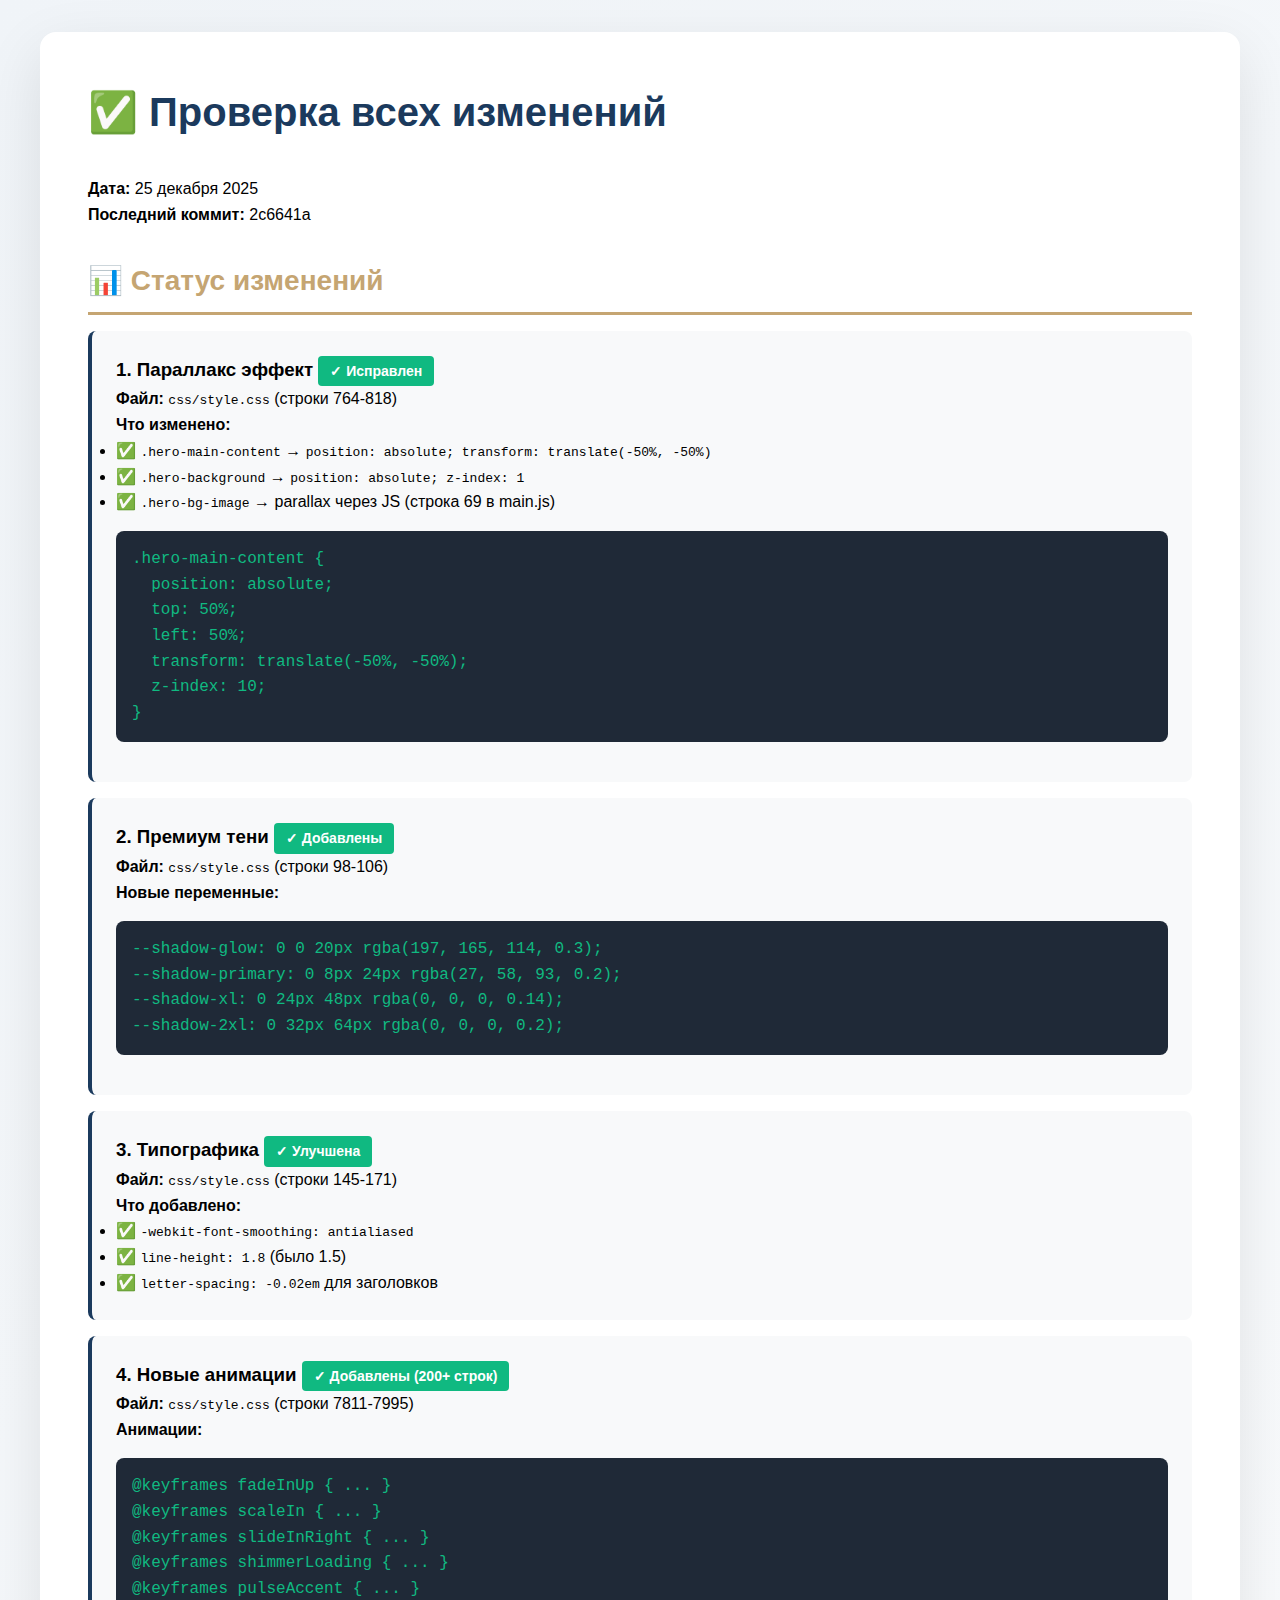
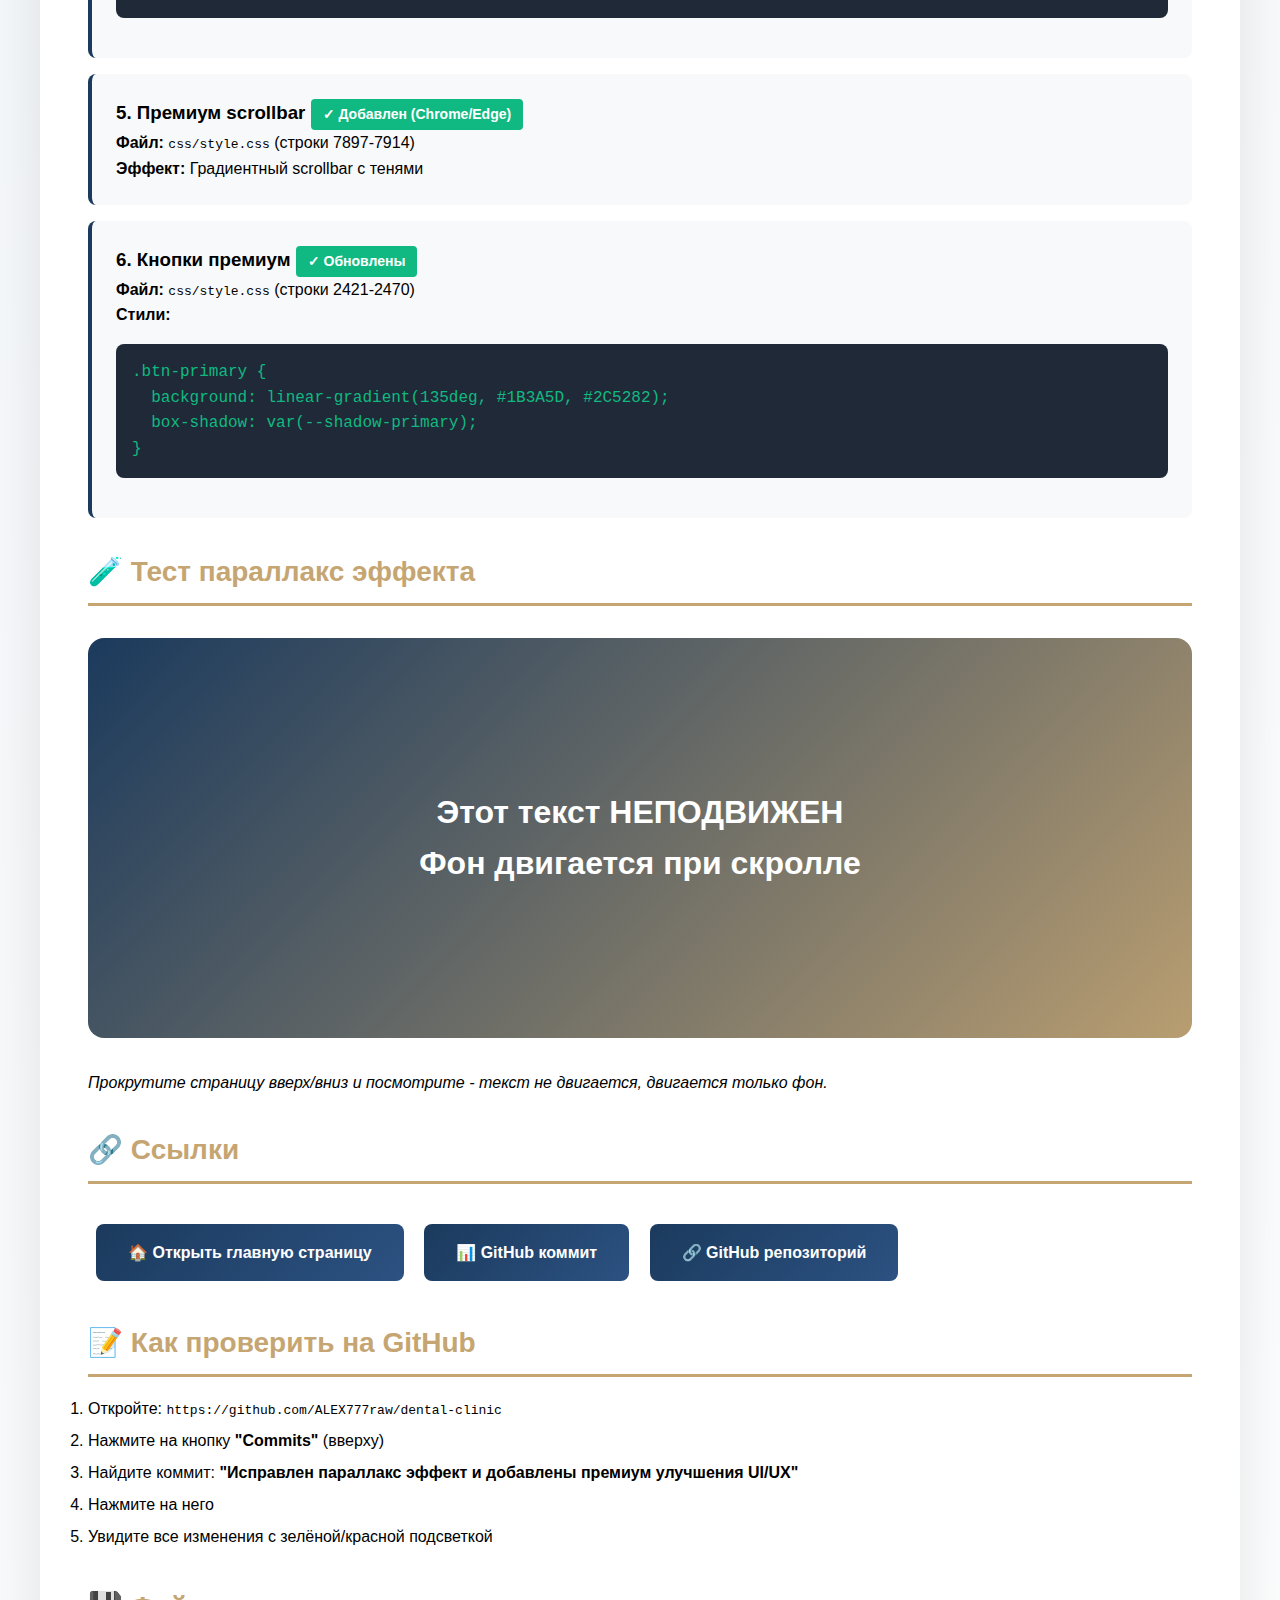
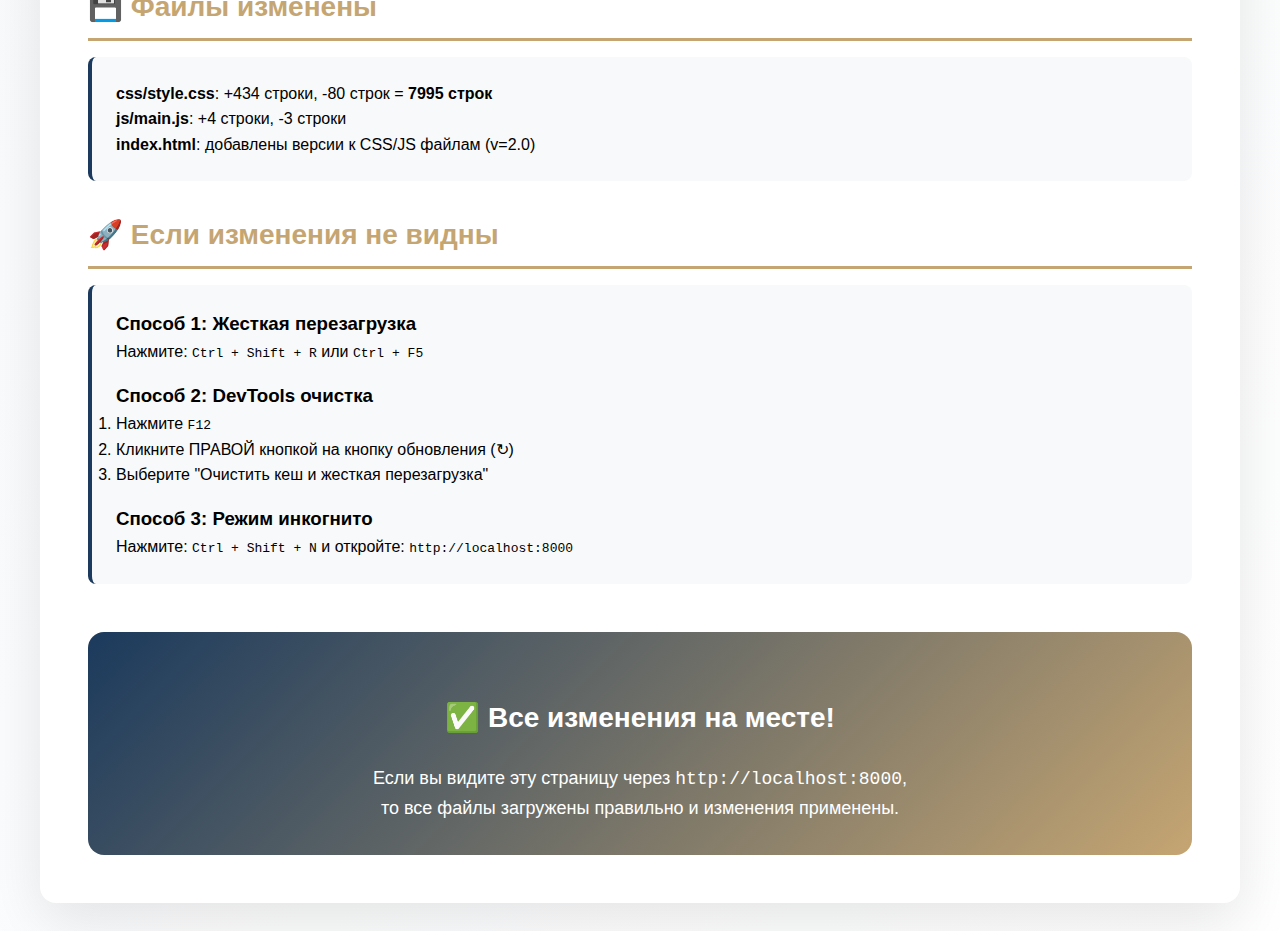
<file: ПРОВЕРКА-ИЗМЕНЕНИЙ.html>
<!DOCTYPE html>
<html lang="ru">
<head>
    <meta charset="UTF-8">
    <meta name="viewport" content="width=device-width, initial-scale=1.0">
    <title>Проверка изменений - Здоровая Улыбка</title>
    <style>
        * { margin: 0; padding: 0; box-sizing: border-box; }
        body {
            font-family: -apple-system, BlinkMacSystemFont, 'Segoe UI', sans-serif;
            padding: 2rem;
            background: linear-gradient(135deg, #f0f4f8 0%, #ffffff 100%);
            line-height: 1.6;
        }
        .container {
            max-width: 1200px;
            margin: 0 auto;
            background: white;
            padding: 3rem;
            border-radius: 1rem;
            box-shadow: 0 20px 60px rgba(0,0,0,0.1);
        }
        h1 {
            color: #1B3A5D;
            margin-bottom: 2rem;
            font-size: 2.5rem;
        }
        h2 {
            color: #C5A572;
            margin: 2rem 0 1rem;
            font-size: 1.75rem;
            border-bottom: 3px solid #C5A572;
            padding-bottom: 0.5rem;
        }
        .test-item {
            background: #f8f9fa;
            padding: 1.5rem;
            margin: 1rem 0;
            border-radius: 0.5rem;
            border-left: 4px solid #1B3A5D;
        }
        .status {
            display: inline-block;
            padding: 0.25rem 0.75rem;
            border-radius: 0.25rem;
            font-weight: 600;
            font-size: 0.875rem;
        }
        .status.success { background: #10B981; color: white; }
        .status.pending { background: #F59E0B; color: white; }
        .code {
            background: #1F2937;
            color: #10B981;
            padding: 1rem;
            border-radius: 0.5rem;
            font-family: 'Courier New', monospace;
            margin: 1rem 0;
            overflow-x: auto;
        }
        .button {
            display: inline-block;
            padding: 1rem 2rem;
            background: linear-gradient(135deg, #1B3A5D, #2C5282);
            color: white;
            text-decoration: none;
            border-radius: 0.5rem;
            margin: 0.5rem;
            font-weight: 600;
            transition: all 0.3s ease;
        }
        .button:hover {
            transform: translateY(-3px);
            box-shadow: 0 10px 30px rgba(27, 58, 93, 0.3);
        }
        .parallax-test {
            position: relative;
            height: 400px;
            overflow: hidden;
            border-radius: 1rem;
            margin: 2rem 0;
        }
        .parallax-bg {
            position: absolute;
            top: 0;
            left: 0;
            width: 100%;
            height: 130%;
            background: linear-gradient(135deg, #1B3A5D 0%, #C5A572 100%);
        }
        .parallax-content {
            position: absolute;
            top: 50%;
            left: 50%;
            transform: translate(-50%, -50%);
            z-index: 10;
            color: white;
            text-align: center;
            font-size: 2rem;
            font-weight: 700;
        }
    </style>
</head>
<body>
    <div class="container">
        <h1>✅ Проверка всех изменений</h1>
        <p><strong>Дата:</strong> 25 декабря 2025</p>
        <p><strong>Последний коммит:</strong> 2c6641a</p>

        <h2>📊 Статус изменений</h2>

        <div class="test-item">
            <h3>1. Параллакс эффект <span class="status success">✓ Исправлен</span></h3>
            <p><strong>Файл:</strong> <code>css/style.css</code> (строки 764-818)</p>
            <p><strong>Что изменено:</strong></p>
            <ul>
                <li>✅ <code>.hero-main-content</code> → <code>position: absolute; transform: translate(-50%, -50%)</code></li>
                <li>✅ <code>.hero-background</code> → <code>position: absolute; z-index: 1</code></li>
                <li>✅ <code>.hero-bg-image</code> → parallax через JS (строка 69 в main.js)</li>
            </ul>
            <div class="code">
.hero-main-content {<br>
&nbsp;&nbsp;position: absolute;<br>
&nbsp;&nbsp;top: 50%;<br>
&nbsp;&nbsp;left: 50%;<br>
&nbsp;&nbsp;transform: translate(-50%, -50%);<br>
&nbsp;&nbsp;z-index: 10;<br>
}
            </div>
        </div>

        <div class="test-item">
            <h3>2. Премиум тени <span class="status success">✓ Добавлены</span></h3>
            <p><strong>Файл:</strong> <code>css/style.css</code> (строки 98-106)</p>
            <p><strong>Новые переменные:</strong></p>
            <div class="code">
--shadow-glow: 0 0 20px rgba(197, 165, 114, 0.3);<br>
--shadow-primary: 0 8px 24px rgba(27, 58, 93, 0.2);<br>
--shadow-xl: 0 24px 48px rgba(0, 0, 0, 0.14);<br>
--shadow-2xl: 0 32px 64px rgba(0, 0, 0, 0.2);
            </div>
        </div>

        <div class="test-item">
            <h3>3. Типографика <span class="status success">✓ Улучшена</span></h3>
            <p><strong>Файл:</strong> <code>css/style.css</code> (строки 145-171)</p>
            <p><strong>Что добавлено:</strong></p>
            <ul>
                <li>✅ <code>-webkit-font-smoothing: antialiased</code></li>
                <li>✅ <code>line-height: 1.8</code> (было 1.5)</li>
                <li>✅ <code>letter-spacing: -0.02em</code> для заголовков</li>
            </ul>
        </div>

        <div class="test-item">
            <h3>4. Новые анимации <span class="status success">✓ Добавлены (200+ строк)</span></h3>
            <p><strong>Файл:</strong> <code>css/style.css</code> (строки 7811-7995)</p>
            <p><strong>Анимации:</strong></p>
            <div class="code">
@keyframes fadeInUp { ... }<br>
@keyframes scaleIn { ... }<br>
@keyframes slideInRight { ... }<br>
@keyframes shimmerLoading { ... }<br>
@keyframes pulseAccent { ... }
            </div>
        </div>

        <div class="test-item">
            <h3>5. Премиум scrollbar <span class="status success">✓ Добавлен (Chrome/Edge)</span></h3>
            <p><strong>Файл:</strong> <code>css/style.css</code> (строки 7897-7914)</p>
            <p><strong>Эффект:</strong> Градиентный scrollbar с тенями</p>
        </div>

        <div class="test-item">
            <h3>6. Кнопки премиум <span class="status success">✓ Обновлены</span></h3>
            <p><strong>Файл:</strong> <code>css/style.css</code> (строки 2421-2470)</p>
            <p><strong>Стили:</strong></p>
            <div class="code">
.btn-primary {<br>
&nbsp;&nbsp;background: linear-gradient(135deg, #1B3A5D, #2C5282);<br>
&nbsp;&nbsp;box-shadow: var(--shadow-primary);<br>
}
            </div>
        </div>

        <h2>🧪 Тест параллакс эффекта</h2>
        <div class="parallax-test" id="parallaxTest">
            <div class="parallax-bg" id="parallaxBg"></div>
            <div class="parallax-content">
                Этот текст НЕПОДВИЖЕН<br>
                Фон двигается при скролле
            </div>
        </div>
        <p><em>Прокрутите страницу вверх/вниз и посмотрите - текст не двигается, двигается только фон.</em></p>

        <h2>🔗 Ссылки</h2>
        <div style="margin: 2rem 0;">
            <a href="http://localhost:8000" class="button">🏠 Открыть главную страницу</a>
            <a href="https://github.com/ALEX777raw/dental-clinic/commit/0c808f5" class="button" target="_blank">📊 GitHub коммит</a>
            <a href="https://github.com/ALEX777raw/dental-clinic" class="button" target="_blank">🔗 GitHub репозиторий</a>
        </div>

        <h2>📝 Как проверить на GitHub</h2>
        <ol style="line-height: 2;">
            <li>Откройте: <code>https://github.com/ALEX777raw/dental-clinic</code></li>
            <li>Нажмите на кнопку <strong>"Commits"</strong> (вверху)</li>
            <li>Найдите коммит: <strong>"Исправлен параллакс эффект и добавлены премиум улучшения UI/UX"</strong></li>
            <li>Нажмите на него</li>
            <li>Увидите все изменения с зелёной/красной подсветкой</li>
        </ol>

        <h2>💾 Файлы изменены</h2>
        <div class="test-item">
            <p><strong>css/style.css</strong>: +434 строки, -80 строк = <strong>7995 строк</strong></p>
            <p><strong>js/main.js</strong>: +4 строки, -3 строки</p>
            <p><strong>index.html</strong>: добавлены версии к CSS/JS файлам (v=2.0)</p>
        </div>

        <h2>🚀 Если изменения не видны</h2>
        <div class="test-item">
            <h3>Способ 1: Жесткая перезагрузка</h3>
            <p>Нажмите: <code>Ctrl + Shift + R</code> или <code>Ctrl + F5</code></p>

            <h3 style="margin-top: 1rem;">Способ 2: DevTools очистка</h3>
            <ol>
                <li>Нажмите <code>F12</code></li>
                <li>Кликните ПРАВОЙ кнопкой на кнопку обновления (↻)</li>
                <li>Выберите "Очистить кеш и жесткая перезагрузка"</li>
            </ol>

            <h3 style="margin-top: 1rem;">Способ 3: Режим инкогнито</h3>
            <p>Нажмите: <code>Ctrl + Shift + N</code> и откройте: <code>http://localhost:8000</code></p>
        </div>

        <div style="margin-top: 3rem; padding: 2rem; background: linear-gradient(135deg, #1B3A5D 0%, #C5A572 100%); color: white; border-radius: 1rem; text-align: center;">
            <h2 style="color: white; border: none;">✅ Все изменения на месте!</h2>
            <p style="font-size: 1.125rem; margin-top: 1rem;">
                Если вы видите эту страницу через <code>http://localhost:8000</code>,<br>
                то все файлы загружены правильно и изменения применены.
            </p>
        </div>
    </div>

    <script>
        // Parallax test
        window.addEventListener('scroll', function() {
            const bg = document.getElementById('parallaxBg');
            const test = document.getElementById('parallaxTest');
            const rect = test.getBoundingClientRect();

            if (rect.bottom > 0 && rect.top < window.innerHeight) {
                const speed = 0.3;
                const yPos = -rect.top * speed;
                bg.style.transform = 'translate3d(0, ' + yPos + 'px, 0)';
            }
        });

        // Check if CSS version is loaded
        const link = document.querySelector('link[href*="style.css"]');
        if (link) {
            console.log('✅ CSS загружен:', link.href);
        }

        console.log('%c✅ Все изменения применены!', 'color: #10B981; font-size: 20px; font-weight: bold;');
        console.log('Проверьте главную страницу: http://localhost:8000');
    </script>
</body>
</html>
</file>
<file: css/style.css>
/* ============================================
   HEALTHY SMILE DENTISTRY - MAIN STYLES
   Version: 1.0.0
   ============================================ */

/* ============================================
   CSS CUSTOM PROPERTIES (VARIABLES)
   ============================================ */
:root {
    /* Primary Colors */
    --color-primary: #1B3A5D;
    --color-primary-light: #2C5282;
    --color-primary-dark: #0F2640;

    /* Secondary/Accent Colors */
    --color-accent: #C5A572;
    --color-accent-light: #D4B88A;
    --color-accent-dark: #A68B5B;

    /* Neutral Colors */
    --color-white: #FFFFFF;
    --color-black: #000000;
    --color-gray-50: #F9FAFB;
    --color-gray-100: #F3F4F6;
    --color-gray-200: #E5E7EB;
    --color-gray-300: #D1D5DB;
    --color-gray-400: #9CA3AF;
    --color-gray-500: #6B7280;
    --color-gray-600: #4B5563;
    --color-gray-700: #374151;
    --color-gray-800: #1F2937;
    --color-gray-900: #111827;

    /* Semantic Colors */
    --color-success: #10B981;
    --color-warning: #F59E0B;
    --color-error: #EF4444;
    --color-info: #3B82F6;

    /* Typography */
    --font-primary: 'Playfair Display', Georgia, 'Times New Roman', serif;
    --font-secondary: 'Open Sans', -apple-system, BlinkMacSystemFont, 'Segoe UI', Roboto, sans-serif;

    /* Font Sizes */
    --font-size-xs: 0.75rem;
    --font-size-sm: 0.875rem;
    --font-size-base: 1rem;
    --font-size-lg: 1.125rem;
    --font-size-xl: 1.25rem;
    --font-size-2xl: 1.5rem;
    --font-size-3xl: 1.875rem;
    --font-size-4xl: 2.25rem;
    --font-size-5xl: 3rem;
    --font-size-6xl: 3.75rem;

    /* Font Weights */
    --font-weight-light: 300;
    --font-weight-regular: 400;
    --font-weight-medium: 500;
    --font-weight-semibold: 600;
    --font-weight-bold: 700;

    /* Line Heights */
    --line-height-tight: 1.25;
    --line-height-normal: 1.5;
    --line-height-relaxed: 1.75;

    /* Letter Spacing */
    --letter-spacing-tight: -0.025em;
    --letter-spacing-normal: 0;
    --letter-spacing-wide: 0.025em;
    --letter-spacing-wider: 0.1em;
    --letter-spacing-widest: 0.2em;

    /* Spacing */
    --spacing-1: 0.25rem;
    --spacing-2: 0.5rem;
    --spacing-3: 0.75rem;
    --spacing-4: 1rem;
    --spacing-5: 1.25rem;
    --spacing-6: 1.5rem;
    --spacing-8: 2rem;
    --spacing-10: 2.5rem;
    --spacing-12: 3rem;
    --spacing-16: 4rem;
    --spacing-20: 5rem;
    --spacing-24: 6rem;

    /* Border Radius */
    --radius-sm: 0.25rem;
    --radius-md: 0.375rem;
    --radius-lg: 0.5rem;
    --radius-xl: 0.75rem;
    --radius-2xl: 1rem;
    --radius-3xl: 1.5rem;
    --radius-full: 9999px;

    /* Shadows - Premium depth */
    --shadow-sm: 0 1px 3px 0 rgba(0, 0, 0, 0.08), 0 1px 2px 0 rgba(0, 0, 0, 0.04);
    --shadow-md: 0 4px 8px -2px rgba(0, 0, 0, 0.12), 0 2px 4px -1px rgba(0, 0, 0, 0.08);
    --shadow-lg: 0 12px 24px -4px rgba(0, 0, 0, 0.12), 0 8px 16px -4px rgba(0, 0, 0, 0.08);
    --shadow-xl: 0 24px 48px -8px rgba(0, 0, 0, 0.14), 0 16px 32px -8px rgba(0, 0, 0, 0.1);
    --shadow-2xl: 0 32px 64px -12px rgba(0, 0, 0, 0.2), 0 20px 40px -12px rgba(0, 0, 0, 0.15);
    --shadow-inner: inset 0 2px 4px 0 rgba(0, 0, 0, 0.06);
    --shadow-glow: 0 0 20px rgba(197, 165, 114, 0.3);
    --shadow-primary: 0 8px 24px -4px rgba(27, 58, 93, 0.2);

    /* Transitions */
    --transition-fast: 150ms ease;
    --transition-normal: 300ms ease;
    --transition-slow: 500ms ease;

    /* Z-Index Scale */
    --z-dropdown: 100;
    --z-sticky: 200;
    --z-fixed: 300;
    --z-modal-backdrop: 400;
    --z-modal: 500;
    --z-tooltip: 600;
    --z-toast: 700;

    /* Container */
    --container-max-width: 1320px;
    --container-padding: 1.5rem;

    /* Header */
    --header-height: 90px;
}

/* ============================================
   RESET & BASE STYLES
   ============================================ */
*,
*::before,
*::after {
    box-sizing: border-box;
    margin: 0;
    padding: 0;
}

html {
    font-size: 16px;
    scroll-behavior: smooth;
    -webkit-text-size-adjust: 100%;
    overflow-x: hidden;
}

body {
    font-family: var(--font-secondary);
    font-size: var(--font-size-base);
    font-weight: var(--font-weight-regular);
    line-height: var(--line-height-relaxed);
    color: var(--color-gray-800);
    -webkit-font-smoothing: antialiased;
    -moz-osx-font-smoothing: grayscale;
    text-rendering: optimizeLegibility;
    background: linear-gradient(135deg, #f0f4f8 0%, #ffffff 25%, #f8f9fa 50%, #ffffff 75%, #e8f0f7 100%);
    background-attachment: fixed;
    overflow-x: hidden;
}

body.menu-open {
    overflow: hidden;
}

/* Typography Base */
h1, h2, h3, h4, h5, h6 {
    font-family: var(--font-primary);
    font-weight: var(--font-weight-semibold);
    line-height: 1.2;
    color: var(--color-primary);
    letter-spacing: -0.02em;
    margin-bottom: 1.25rem;
}

h1 {
    font-size: var(--font-size-4xl);
}

h2 {
    font-size: var(--font-size-3xl);
}

h3 {
    font-size: var(--font-size-2xl);
}

h4 {
    font-size: var(--font-size-xl);
}

h5 {
    font-size: var(--font-size-lg);
}

h6 {
    font-size: var(--font-size-base);
}

p {
    margin-bottom: var(--spacing-4);
}

p:last-child {
    margin-bottom: 0;
}

a {
    color: var(--color-primary);
    text-decoration: none;
    transition: color var(--transition-fast);
}

a:hover {
    color: var(--color-accent);
}

img {
    max-width: 100%;
    height: auto;
    display: block;
}

ul, ol {
    list-style: none;
}

button {
    font-family: inherit;
    font-size: inherit;
    cursor: pointer;
    border: none;
    background: none;
    outline: none;
}

input, textarea, select {
    font-family: inherit;
    font-size: inherit;
}

address {
    font-style: normal;
}

/* ============================================
   UTILITY CLASSES
   ============================================ */
.container {
    width: 100%;
    max-width: var(--container-max-width);
    margin: 0 auto;
    padding: 0 var(--container-padding);
}

.section {
    padding: var(--spacing-20) 0;
}

.section-header {
    margin-bottom: var(--spacing-12);
    position: relative;
}

.section-header.centered {
    text-align: center;
}

.section-subtitle {
    display: inline-block;
    font-family: var(--font-secondary);
    font-size: var(--font-size-sm);
    font-weight: var(--font-weight-semibold);
    letter-spacing: var(--letter-spacing-widest);
    text-transform: uppercase;
    color: var(--color-accent);
    margin-bottom: var(--spacing-4);
    position: relative;
    padding: 8px 20px;
    background: linear-gradient(135deg, rgba(197, 165, 114, 0.1) 0%, rgba(197, 165, 114, 0.05) 100%);
    border-left: 3px solid var(--color-accent);
    font-style: italic;
}

.section-title {
    font-size: var(--font-size-4xl);
    margin-bottom: var(--spacing-6);
    font-weight: var(--font-weight-bold);
    line-height: 1.2;
    color: var(--color-primary);
    position: relative;
    display: inline-block;
}

.section-title::after {
    content: '';
    position: absolute;
    bottom: -10px;
    left: 0;
    width: 60%;
    height: 3px;
    background: linear-gradient(90deg, var(--color-accent) 0%, transparent 100%);
}

.title-underline {
    width: 80px;
    height: 4px;
    background: linear-gradient(90deg, var(--color-accent) 0%, var(--color-accent-light) 100%);
    margin-top: var(--spacing-6);
    border-radius: 2px;
    box-shadow: 0 2px 8px rgba(197, 165, 114, 0.3);
}

.title-underline.centered {
    margin-left: auto;
    margin-right: auto;
}

.text-link {
    color: var(--color-primary);
    text-decoration: underline;
    text-underline-offset: 3px;
    transition: color var(--transition-fast);
}

.text-link:hover {
    color: var(--color-accent);
}

/* ============================================
   HEADER STYLES
   ============================================ */
.header {
    position: fixed;
    top: 0;
    left: 0;
    right: 0;
    height: var(--header-height);
    background-color: var(--color-white);
    z-index: var(--z-fixed);
    transition: box-shadow var(--transition-normal);
}

.header.scrolled {
    box-shadow: var(--shadow-md);
}

.header-container {
    display: flex;
    align-items: center;
    justify-content: space-between;
    height: 100%;
    max-width: var(--container-max-width);
    margin: 0 auto;
    padding: 0 var(--container-padding);
}

.logo {
    display: flex;
    align-items: center;
    flex-shrink: 0;
}

.logo-img {
    height: 60px;
    width: auto;
}

/* Text-based Logo */
.logo-text {
    display: flex;
    flex-direction: column;
    align-items: center;
    line-height: 1;
}

.logo-small {
    font-family: var(--font-secondary);
    font-size: 10px;
    font-weight: var(--font-weight-medium);
    letter-spacing: 3px;
    color: var(--color-primary);
    text-transform: uppercase;
}

.logo-main {
    font-family: var(--font-primary);
    font-size: 28px;
    font-weight: var(--font-weight-regular);
    font-style: italic;
    color: var(--color-primary);
}

.logo-sub {
    font-family: var(--font-secondary);
    font-size: 8px;
    font-weight: var(--font-weight-medium);
    letter-spacing: 4px;
    color: var(--color-primary);
    text-transform: uppercase;
}

/* Navigation */
.main-nav {
    display: flex;
    align-items: center;
}

.nav-list {
    display: flex;
    align-items: center;
    gap: var(--spacing-1);
}

.nav-item {
    position: relative;
}

.nav-link {
    display: block;
    padding: var(--spacing-2) var(--spacing-4);
    font-size: var(--font-size-sm);
    font-weight: var(--font-weight-medium);
    letter-spacing: var(--letter-spacing-wide);
    color: var(--color-gray-700);
    transition: color var(--transition-fast);
}

.nav-link:hover {
    color: var(--color-primary);
}

/* Dropdown */
.dropdown-menu {
    position: absolute;
    top: 100%;
    left: 0;
    min-width: 220px;
    background-color: var(--color-white);
    border-radius: var(--radius-md);
    box-shadow: var(--shadow-lg);
    padding: var(--spacing-2) 0;
    opacity: 0;
    visibility: hidden;
    transform: translateY(10px);
    transition: all var(--transition-fast);
}

.nav-item.dropdown:hover .dropdown-menu {
    opacity: 1;
    visibility: visible;
    transform: translateY(0);
}

.dropdown-menu li a {
    display: block;
    padding: var(--spacing-3) var(--spacing-5);
    font-size: var(--font-size-sm);
    color: var(--color-gray-600);
    transition: all var(--transition-fast);
}

.dropdown-menu li a:hover {
    background-color: var(--color-gray-50);
    color: var(--color-primary);
}

/* Header Actions */
.header-actions {
    display: flex;
    align-items: center;
    gap: var(--spacing-4);
}

.phone-link {
    display: flex;
    align-items: center;
    gap: var(--spacing-2);
    padding: var(--spacing-3) var(--spacing-5);
    border: 2px solid var(--color-primary);
    border-radius: var(--radius-full);
    font-size: var(--font-size-sm);
    font-weight: var(--font-weight-semibold);
    color: var(--color-primary);
    transition: all var(--transition-fast);
}

.phone-link:hover {
    background-color: var(--color-primary);
    color: var(--color-white);
}

.phone-icon {
    flex-shrink: 0;
}

/* Language Switcher */
.language-switcher {
    display: flex;
    align-items: center;
    gap: var(--spacing-2);
    margin-right: var(--spacing-4);
    padding: var(--spacing-2) var(--spacing-3);
    background-color: var(--color-white);
    border: 1px solid var(--color-gray-200);
    border-radius: var(--radius-lg);
}

.lang-link {
    display: flex;
    align-items: center;
    gap: 4px;
    font-size: var(--font-size-sm);
    font-weight: var(--font-weight-medium);
    color: var(--color-gray-600);
    text-decoration: none;
    transition: all var(--transition-fast);
    padding: 4px 8px;
    border-radius: var(--radius-md);
}

.lang-link svg {
    width: 16px;
    height: 16px;
    opacity: 0.7;
}

.lang-link:hover {
    color: var(--color-primary);
    background-color: var(--color-gray-50);
}

.lang-link.active {
    color: var(--color-primary);
    font-weight: var(--font-weight-semibold);
}

.lang-divider {
    color: var(--color-gray-300);
    font-weight: var(--font-weight-light);
}

/* Mobile Menu Toggle */
.mobile-menu-toggle {
    display: none;
    flex-direction: column;
    justify-content: center;
    align-items: center;
    width: 44px;
    height: 44px;
    padding: var(--spacing-2);
    cursor: pointer;
}

.hamburger-line {
    display: block;
    width: 24px;
    height: 2px;
    background-color: var(--color-primary);
    transition: all var(--transition-fast);
}

.hamburger-line:not(:last-child) {
    margin-bottom: 6px;
}

.mobile-menu-toggle.active .hamburger-line:nth-child(1) {
    transform: rotate(45deg) translate(6px, 6px);
}

.mobile-menu-toggle.active .hamburger-line:nth-child(2) {
    opacity: 0;
}

.mobile-menu-toggle.active .hamburger-line:nth-child(3) {
    transform: rotate(-45deg) translate(6px, -6px);
}

/* ============================================
   MOBILE MENU
   ============================================ */
.mobile-menu {
    position: fixed;
    top: 0;
    right: -100%;
    width: 100%;
    max-width: 400px;
    height: 100vh;
    background-color: var(--color-white);
    z-index: var(--z-modal);
    transition: right var(--transition-normal);
    display: flex;
    flex-direction: column;
}

.mobile-menu.open {
    right: 0;
}

.mobile-menu-header {
    display: flex;
    align-items: center;
    justify-content: space-between;
    padding: var(--spacing-5);
    border-bottom: 1px solid var(--color-gray-200);
}

.mobile-menu-header .logo-img {
    height: 50px;
}

.mobile-menu-close {
    display: flex;
    align-items: center;
    justify-content: center;
    width: 40px;
    height: 40px;
    color: var(--color-gray-600);
    transition: color var(--transition-fast);
}

.mobile-menu-close:hover {
    color: var(--color-primary);
}

.mobile-nav {
    flex: 1;
    overflow-y: auto;
    padding: var(--spacing-6) 0;
}

.mobile-nav-list {
    padding: 0 var(--spacing-5);
}

.mobile-nav-item {
    border-bottom: 1px solid var(--color-gray-100);
}

.mobile-nav-link {
    display: block;
    padding: var(--spacing-4) 0;
    font-size: var(--font-size-lg);
    font-weight: var(--font-weight-medium);
    color: var(--color-gray-700);
}

.mobile-nav-link:hover {
    color: var(--color-primary);
}

.mobile-menu-footer {
    padding: var(--spacing-6);
    border-top: 1px solid var(--color-gray-200);
}

.mobile-phone {
    display: block;
    text-align: center;
    font-size: var(--font-size-xl);
    font-weight: var(--font-weight-semibold);
    color: var(--color-primary);
    margin-bottom: var(--spacing-4);
}

.mobile-menu-overlay {
    position: fixed;
    top: 0;
    left: 0;
    width: 100%;
    height: 100%;
    background-color: rgba(0, 0, 0, 0.5);
    z-index: var(--z-modal-backdrop);
    opacity: 0;
    visibility: hidden;
    transition: all var(--transition-normal);
}

.mobile-menu-overlay.visible {
    opacity: 1;
    visibility: visible;
}

/* ============================================
   ACCESSIBILITY BUTTON
   ============================================ */
.accessibility-btn {
    position: fixed;
    left: 20px;
    bottom: 20px;
    width: 50px;
    height: 50px;
    background-color: var(--color-black);
    color: var(--color-white);
    border-radius: var(--radius-full);
    display: flex;
    align-items: center;
    justify-content: center;
    z-index: var(--z-fixed);
    transition: all var(--transition-fast);
    box-shadow: var(--shadow-lg);
}

.accessibility-btn:hover {
    background-color: var(--color-gray-800);
    transform: scale(1.1);
}

/* ============================================
   GOOGLE REVIEWS BADGE
   ============================================ */
.google-reviews-badge {
    position: fixed;
    left: 20px;
    bottom: 80px;
    display: flex;
    align-items: center;
    gap: var(--spacing-2);
    background-color: var(--color-white);
    padding: var(--spacing-2) var(--spacing-4);
    border-radius: var(--radius-full);
    box-shadow: var(--shadow-lg);
    z-index: var(--z-fixed);
}

.google-icon {
    flex-shrink: 0;
}

.google-reviews-badge .rating {
    font-weight: var(--font-weight-semibold);
    color: var(--color-gray-800);
}

.google-reviews-badge .stars {
    color: #FBBC05;
    font-size: var(--font-size-sm);
    letter-spacing: 1px;
}

.google-reviews-badge .reviews-count {
    font-size: var(--font-size-xs);
    color: var(--color-info);
}

/* ============================================
   MAIN CONTENT
   ============================================ */
.main-content {
    padding-top: var(--header-height);
}

/* ============================================
   HERO PROVIDER SECTION
   ============================================ */
.hero-provider {
    padding: var(--spacing-16) 0;
    background: linear-gradient(135deg, #f8f9fa 0%, #ffffff 50%, #f8f9fa 100%);
    position: relative;
}

.hero-provider::before {
    content: '';
    position: absolute;
    top: 0;
    left: 0;
    right: 0;
    bottom: 0;
    background: radial-gradient(circle at 70% 30%, rgba(27, 58, 93, 0.03) 0%, transparent 60%);
    pointer-events: none;
}

.hero-provider-content {
    display: grid;
    grid-template-columns: 1fr 1fr;
    gap: var(--spacing-12);
    align-items: center;
}

.hero-provider-title {
    font-size: var(--font-size-3xl);
    color: var(--color-primary);
    margin-bottom: var(--spacing-6);
}

.hero-provider-description {
    font-size: var(--font-size-lg);
    line-height: var(--line-height-relaxed);
    color: var(--color-gray-600);
}

.hero-provider-badge {
    display: flex;
    justify-content: center;
    align-items: center;
}

.badge-logo {
    text-align: center;
}

.premium-icon {
    width: 280px;
    height: 340px;
}

/* ============================================
   HERO MAIN SECTION - Full Width
   ============================================ */
.hero-main {
    position: relative;
    min-height: 100vh;
    display: flex;
    align-items: center;
    justify-content: center;
    text-align: center;
    overflow: hidden;
    width: 100%;
    padding: 0;
    margin: 0;
}

.hero-background {
    position: absolute;
    top: 0;
    left: 0;
    width: 100%;
    height: 100%;
    overflow: hidden;
    z-index: 1;
}

.hero-bg-image {
    width: 100%;
    height: 130%;
    object-fit: cover;
    object-position: center center;
    will-change: transform;
}

.hero-overlay {
    position: absolute;
    top: 0;
    left: 0;
    width: 100%;
    height: 100%;
    background: linear-gradient(
        135deg,
        rgba(230, 240, 250, 0.92) 0%,
        rgba(230, 240, 250, 0.85) 40%,
        rgba(230, 240, 250, 0.75) 70%,
        rgba(230, 240, 250, 0.6) 100%
    );
    backdrop-filter: blur(0.5px);
    z-index: 2;
}

.hero-main-content {
    position: absolute;
    top: 50%;
    left: 50%;
    transform: translate(-50%, -50%);
    z-index: 10;
    padding: var(--spacing-12);
    width: 100%;
    max-width: 1200px;
}

.hero-logo-large {
    display: flex;
    flex-direction: column;
    align-items: center;
    margin-bottom: var(--spacing-6);
}

.hero-logo-text-small {
    font-family: var(--font-secondary);
    font-size: var(--font-size-sm);
    font-weight: var(--font-weight-medium);
    letter-spacing: var(--letter-spacing-widest);
    color: var(--color-primary);
}

.hero-logo-text-main {
    font-family: var(--font-primary);
    font-size: var(--font-size-6xl);
    font-weight: var(--font-weight-regular);
    font-style: italic;
    color: var(--color-primary);
    line-height: 1.1;
}

.hero-logo-text-sub {
    font-family: var(--font-secondary);
    font-size: var(--font-size-sm);
    font-weight: var(--font-weight-medium);
    letter-spacing: var(--letter-spacing-widest);
    color: var(--color-primary);
}

.hero-tagline {
    font-size: 0.95rem;
    font-weight: var(--font-weight-semibold);
    letter-spacing: 0.25em;
    color: var(--color-accent);
    margin-bottom: var(--spacing-8);
    text-transform: uppercase;
    background: linear-gradient(135deg, var(--color-accent) 0%, var(--color-accent-dark) 100%);
    -webkit-background-clip: text;
    -webkit-text-fill-color: transparent;
    background-clip: text;
    font-family: var(--font-secondary);
}

.hero-cta-title {
    font-family: var(--font-secondary);
    font-size: 1.75rem;
    font-weight: var(--font-weight-bold);
    letter-spacing: var(--letter-spacing-wide);
    color: var(--color-primary);
    margin-bottom: var(--spacing-6);
}

.hero-buttons {
    display: flex;
    gap: var(--spacing-4);
    justify-content: center;
    flex-wrap: wrap;
    margin-bottom: var(--spacing-2);
}

/* ============================================
   PROVIDER SECTION - Premium Static Design
   ============================================ */
.provider-section {
    padding: var(--spacing-16) 0;
    background: linear-gradient(180deg,
        rgba(250, 252, 255, 1) 0%,
        rgba(255, 255, 255, 1) 50%,
        rgba(248, 250, 252, 1) 100%);
    position: relative;
    border-top: 1px solid rgba(197, 165, 114, 0.15);
    border-bottom: 1px solid rgba(197, 165, 114, 0.15);
}

.provider-section::before {
    content: '';
    position: absolute;
    top: 0;
    left: 0;
    right: 0;
    bottom: 0;
    background:
        radial-gradient(circle at 20% 30%, rgba(197, 165, 114, 0.06) 0%, transparent 40%),
        radial-gradient(circle at 80% 70%, rgba(27, 58, 93, 0.04) 0%, transparent 40%);
    pointer-events: none;
    z-index: 0;
}

.provider-content {
    display: grid;
    grid-template-columns: 1fr auto;
    gap: var(--spacing-12);
    align-items: center;
    position: relative;
    z-index: 1;
}

.provider-text {
    background: linear-gradient(135deg, rgba(255, 255, 255, 1) 0%, rgba(250, 252, 255, 1) 100%);
    padding: var(--spacing-10);
    border-radius: var(--radius-2xl);
    box-shadow: 0 15px 50px rgba(27, 58, 93, 0.08), 0 5px 15px rgba(197, 165, 114, 0.1);
    border: 2px solid rgba(197, 165, 114, 0.2);
    position: relative;
    transition: all 0.4s cubic-bezier(0.4, 0, 0.2, 1);
}

.provider-text::before {
    content: '';
    position: absolute;
    top: 0;
    left: 0;
    right: 0;
    bottom: 0;
    border-radius: var(--radius-2xl);
    padding: 2px;
    background: linear-gradient(135deg, rgba(197, 165, 114, 0.3), rgba(27, 58, 93, 0.2));
    -webkit-mask: linear-gradient(#fff 0 0) content-box, linear-gradient(#fff 0 0);
    -webkit-mask-composite: xor;
    mask-composite: exclude;
    opacity: 0;
    transition: opacity 0.4s ease;
    pointer-events: none;
}

.provider-text:hover {
    box-shadow: 0 20px 60px rgba(27, 58, 93, 0.12), 0 8px 20px rgba(197, 165, 114, 0.15);
    border-color: rgba(197, 165, 114, 0.35);
    transform: translateY(-3px);
}

.provider-text:hover::before {
    opacity: 1;
}

.provider-title {
    font-size: 2.5rem;
    font-weight: var(--font-weight-bold);
    color: var(--color-primary);
    margin-bottom: var(--spacing-4);
    line-height: 1.3;
    letter-spacing: -0.01em;
    position: relative;
    padding-bottom: 0;
}

.provider-text .title-underline {
    width: 120px;
    height: 4px;
    background: linear-gradient(90deg, var(--color-accent) 0%, var(--color-accent-light) 50%, transparent 100%);
    margin: var(--spacing-4) 0 var(--spacing-6) 0;
    border-radius: 2px;
    box-shadow: 0 2px 8px rgba(197, 165, 114, 0.3);
}

.provider-description {
    font-size: 1.1rem;
    line-height: 1.75;
    color: var(--color-gray-700);
    font-weight: var(--font-weight-regular);
    margin: 0;
}

.provider-description strong,
.provider-description .text-link {
    color: var(--color-primary);
    font-weight: var(--font-weight-semibold);
}

.provider-description .text-link {
    text-decoration: underline;
    text-decoration-color: var(--color-accent);
    text-decoration-thickness: 2px;
    text-underline-offset: 3px;
    transition: all 0.3s ease;
}

.provider-description .text-link:hover {
    color: var(--color-accent);
    text-decoration-color: var(--color-primary);
}

.provider-badge {
    display: flex;
    justify-content: center;
    align-items: center;
    background: linear-gradient(135deg, rgba(255, 255, 255, 1) 0%, rgba(252, 248, 245, 1) 100%);
    padding: var(--spacing-10);
    border-radius: var(--radius-2xl);
    box-shadow:
        0 20px 50px rgba(197, 165, 114, 0.15),
        0 10px 25px rgba(27, 58, 93, 0.08),
        inset 0 1px 1px rgba(255, 255, 255, 0.8);
    border: 3px solid rgba(197, 165, 114, 0.3);
    position: relative;
    transition: all 0.4s cubic-bezier(0.4, 0, 0.2, 1);
}

.provider-badge::before {
    content: '';
    position: absolute;
    top: -3px;
    left: -3px;
    right: -3px;
    bottom: -3px;
    border-radius: var(--radius-2xl);
    background: linear-gradient(135deg, rgba(197, 165, 114, 0.4), rgba(197, 165, 114, 0.1));
    z-index: -1;
    opacity: 0;
    transition: opacity 0.4s ease;
}

.provider-badge:hover {
    transform: translateY(-3px) scale(1.02);
    box-shadow:
        0 25px 60px rgba(197, 165, 114, 0.2),
        0 15px 35px rgba(27, 58, 93, 0.1),
        inset 0 1px 1px rgba(255, 255, 255, 0.9);
    border-color: rgba(197, 165, 114, 0.5);
}

.provider-badge:hover::before {
    opacity: 1;
}

.badge-content {
    text-align: center;
}

.badge-icon {
    filter: drop-shadow(0 10px 20px rgba(197, 165, 114, 0.3));
    transition: transform 0.3s ease;
}

.badge-icon svg {
    display: block;
}

.badge-icon:hover {
    transform: scale(1.05);
}

/* ============================================
   ABOUT SECTION
   ============================================ */
.about-section {
    background: linear-gradient(135deg,
        rgba(248, 249, 250, 0.95) 0%,
        rgba(230, 240, 250, 0.98) 25%,
        rgba(255, 255, 255, 1) 50%,
        rgba(230, 240, 250, 0.98) 75%,
        rgba(248, 249, 250, 0.95) 100%);
    position: relative;
    box-shadow: inset 0 1px 0 rgba(255, 255, 255, 0.8);
}

.about-section::before {
    content: '';
    position: absolute;
    top: 0;
    left: 0;
    right: 0;
    bottom: 0;
    background:
        radial-gradient(ellipse at 20% 30%, rgba(197, 165, 114, 0.08) 0%, transparent 50%),
        radial-gradient(ellipse at 80% 70%, rgba(27, 58, 93, 0.05) 0%, transparent 50%),
        radial-gradient(circle at 50% 50%, rgba(255, 255, 255, 0.5) 0%, transparent 100%);
    pointer-events: none;
}

.about-content {
    max-width: 900px;
    margin: 0 auto var(--spacing-12);
    text-align: center;
    position: relative;
    z-index: 1;
}

.about-text {
    font-size: var(--font-size-lg);
    line-height: 1.8;
    color: var(--color-gray-700);
    font-weight: var(--font-weight-regular);
    letter-spacing: 0.01em;
}

.about-images {
    display: grid;
    grid-template-columns: repeat(2, 1fr);
    gap: var(--spacing-6);
}

.about-image-wrapper {
    border-radius: var(--radius-2xl);
    overflow: hidden;
    box-shadow: var(--shadow-xl);
    position: relative;
    transition: all 0.4s cubic-bezier(0.4, 0, 0.2, 1);
}

.about-image-wrapper:hover {
    box-shadow: var(--shadow-2xl);
    transform: translateY(-8px);
}

.about-image {
    width: 100%;
    height: 350px;
    object-fit: cover;
    transition: transform 0.6s cubic-bezier(0.4, 0, 0.2, 1);
}

.about-image-wrapper:hover .about-image {
    transform: scale(1.08);
}

/* ============================================
   SERVICES SECTION
   ============================================ */
.services-section {
    position: relative;
    padding: var(--spacing-24) 0;
    overflow: hidden;
}

.services-background {
    position: absolute;
    top: 0;
    left: 0;
    width: 100%;
    height: 100%;
}

.services-bg-image {
    width: 100%;
    height: 120%;
    object-fit: cover;
    object-position: center;
    will-change: transform;
}

.services-overlay {
    position: absolute;
    top: 0;
    left: 0;
    width: 100%;
    height: 100%;
    background: rgba(27, 58, 93, 0.85);
}

.services-grid {
    position: relative;
    z-index: 1;
    display: grid;
    grid-template-columns: repeat(3, 1fr);
    gap: var(--spacing-8);
}

.service-card {
    text-align: center;
    padding: var(--spacing-10);
    color: var(--color-white);
    border-radius: var(--radius-xl);
    transition: all 0.4s cubic-bezier(0.4, 0, 0.2, 1);
    background: rgba(255, 255, 255, 0.02);
    backdrop-filter: blur(2px);
}

.service-card:hover {
    background: rgba(255, 255, 255, 0.05);
    transform: translateY(-8px);
}

.service-icon {
    display: flex;
    justify-content: center;
    align-items: center;
    width: 100px;
    height: 100px;
    margin: 0 auto var(--spacing-6);
    background: linear-gradient(145deg, #d4b88a 0%, #c5a572 50%, #a68b5b 100%);
    border-radius: var(--radius-full);
    color: var(--color-white);
    box-shadow:
        0 10px 30px rgba(197, 165, 114, 0.4),
        inset 0 3px 6px rgba(255, 255, 255, 0.3),
        inset 0 -3px 6px rgba(0, 0, 0, 0.1);
    transition: all 0.4s cubic-bezier(0.4, 0, 0.2, 1);
    position: relative;
}

.service-icon::after {
    content: '';
    position: absolute;
    inset: -4px;
    border-radius: var(--radius-full);
    background: linear-gradient(145deg, rgba(212, 184, 138, 0.3), transparent);
    opacity: 0;
    transition: opacity 0.4s ease;
    z-index: -1;
}

.service-card:hover .service-icon::after {
    opacity: 1;
}

.service-icon svg {
    width: 45px;
    height: 45px;
    fill: currentColor;
    stroke: none;
    filter: drop-shadow(0 2px 4px rgba(0, 0, 0, 0.2));
}

.service-card:hover .service-icon {
    transform: scale(1.12) rotate(5deg);
    box-shadow:
        0 16px 40px rgba(197, 165, 114, 0.6),
        inset 0 3px 6px rgba(255, 255, 255, 0.4),
        inset 0 -3px 6px rgba(0, 0, 0, 0.15);
}

.service-title {
    font-family: var(--font-secondary);
    font-size: var(--font-size-xl);
    font-weight: var(--font-weight-bold);
    letter-spacing: 0.02em;
    color: var(--color-white);
    margin-bottom: var(--spacing-4);
    text-shadow: 0 2px 8px rgba(0, 0, 0, 0.2);
}

.service-underline {
    width: 70px;
    height: 3px;
    background: linear-gradient(90deg, var(--color-accent) 0%, var(--color-accent-light) 100%);
    margin: 0 auto var(--spacing-6);
    border-radius: 2px;
    box-shadow: 0 2px 8px rgba(197, 165, 114, 0.4);
}

.service-description {
    font-size: var(--font-size-base);
    line-height: 1.8;
    color: rgba(255, 255, 255, 0.92);
    margin-bottom: var(--spacing-8);
    letter-spacing: 0.01em;
}

/* ============================================
   TESTIMONIALS SECTION
   ============================================ */
.testimonials-section {
    background: linear-gradient(135deg,
        rgba(248, 249, 250, 1) 0%,
        rgba(255, 255, 255, 1) 50%,
        rgba(248, 249, 250, 1) 100%);
    padding: var(--spacing-20) 0;
    position: relative;
}

.testimonials-section::before {
    content: '';
    position: absolute;
    inset: 0;
    background:
        radial-gradient(circle at 30% 20%, rgba(27, 58, 93, 0.03) 0%, transparent 50%),
        radial-gradient(circle at 70% 80%, rgba(197, 165, 114, 0.04) 0%, transparent 50%);
    pointer-events: none;
}

.testimonials-slider {
    position: relative;
    overflow: hidden;
    margin: 0 -var(--spacing-4);
    padding: 0 var(--spacing-4);
}

.testimonials-track {
    display: flex;
    transition: transform var(--transition-slow);
}

.testimonial-card {
    flex: 0 0 calc(33.333% - var(--spacing-6));
    margin: 0 calc(var(--spacing-6) / 2);
    background: linear-gradient(135deg, rgba(255, 255, 255, 1) 0%, rgba(255, 255, 255, 0.95) 100%);
    border-radius: var(--radius-2xl);
    padding: var(--spacing-10);
    box-shadow: var(--shadow-lg);
    border: 1px solid rgba(197, 165, 114, 0.1);
    transition: all 0.4s cubic-bezier(0.4, 0, 0.2, 1);
    position: relative;
    overflow: hidden;
}

.testimonial-card::before {
    content: '';
    position: absolute;
    top: 0;
    left: 0;
    right: 0;
    height: 4px;
    background: linear-gradient(90deg, var(--color-accent) 0%, var(--color-accent-light) 100%);
    transform: scaleX(0);
    transition: transform 0.4s ease;
}

.testimonial-card:hover::before {
    transform: scaleX(1);
}

.testimonial-card:hover {
    box-shadow: var(--shadow-2xl);
    transform: translateY(-8px);
    border-color: rgba(197, 165, 114, 0.2);
}

.testimonial-author {
    font-family: var(--font-primary);
    font-size: var(--font-size-xl);
    font-weight: var(--font-weight-semibold);
    color: var(--color-primary);
    margin-bottom: var(--spacing-3);
    text-align: center;
}

.testimonial-rating {
    display: flex;
    justify-content: center;
    margin-bottom: var(--spacing-6);
    color: var(--color-accent);
    font-size: var(--font-size-lg);
    letter-spacing: 2px;
}

.testimonial-text {
    font-size: var(--font-size-base);
    line-height: var(--line-height-relaxed);
    color: var(--color-gray-600);
    text-align: center;
    font-style: italic;
}

.slider-btn {
    position: absolute;
    top: 50%;
    transform: translateY(-50%);
    width: 50px;
    height: 50px;
    background-color: var(--color-white);
    border: 1px solid var(--color-gray-200);
    border-radius: var(--radius-full);
    display: flex;
    align-items: center;
    justify-content: center;
    color: var(--color-gray-600);
    z-index: 10;
    transition: all var(--transition-fast);
    box-shadow: var(--shadow-md);
}

.slider-btn:hover {
    background-color: var(--color-primary);
    border-color: var(--color-primary);
    color: var(--color-white);
}

.slider-btn-prev {
    left: 0;
}

.slider-btn-next {
    right: 0;
}

.slider-dots {
    display: flex;
    justify-content: center;
    gap: var(--spacing-2);
    margin-top: var(--spacing-8);
}

.slider-dot {
    width: 10px;
    height: 10px;
    background-color: var(--color-gray-300);
    border-radius: var(--radius-full);
    cursor: pointer;
    transition: all var(--transition-fast);
}

.slider-dot.active {
    background-color: var(--color-primary);
    width: 30px;
}

/* ============================================
   CONTACT SECTION
   ============================================ */
.contact-section {
    background: linear-gradient(135deg,
        rgba(255, 255, 255, 1) 0%,
        rgba(248, 249, 250, 1) 25%,
        rgba(230, 240, 250, 0.5) 50%,
        rgba(248, 249, 250, 1) 75%,
        rgba(255, 255, 255, 1) 100%);
    position: relative;
    box-shadow: inset 0 1px 0 rgba(255, 255, 255, 0.8);
}

.contact-section::before {
    content: '';
    position: absolute;
    top: 0;
    left: 0;
    right: 0;
    bottom: 0;
    background:
        radial-gradient(ellipse at 30% 20%, rgba(27, 58, 93, 0.06) 0%, transparent 50%),
        radial-gradient(ellipse at 70% 80%, rgba(197, 165, 114, 0.05) 0%, transparent 50%);
    pointer-events: none;
}

.contact-tabs {
    display: flex;
    gap: var(--spacing-2);
    margin-bottom: var(--spacing-10);
    position: relative;
    z-index: 1;
}

.contact-tab {
    padding: var(--spacing-4) var(--spacing-8);
    font-size: var(--font-size-sm);
    font-weight: var(--font-weight-semibold);
    letter-spacing: var(--letter-spacing-wide);
    color: var(--color-gray-600);
    background: linear-gradient(135deg, #f8f9fa 0%, #e9ecef 100%);
    border: 2px solid transparent;
    cursor: pointer;
    transition: all var(--transition-fast);
    box-shadow: 0 2px 8px rgba(0, 0, 0, 0.05);
}

.contact-tab:first-child {
    border-radius: var(--radius-md) 0 0 var(--radius-md);
}

.contact-tab:last-child {
    border-radius: 0 var(--radius-md) var(--radius-md) 0;
}

.contact-tab.active {
    background: linear-gradient(135deg, var(--color-primary) 0%, var(--color-primary-light) 100%);
    color: var(--color-white);
    border-color: var(--color-accent);
    box-shadow: 0 4px 15px rgba(27, 58, 93, 0.3);
    transform: translateY(-2px);
}

.contact-tab:hover:not(.active) {
    background: linear-gradient(135deg, #e9ecef 0%, #dee2e6 100%);
    transform: translateY(-1px);
    box-shadow: 0 3px 12px rgba(0, 0, 0, 0.08);
}

.contact-content {
    display: grid;
    grid-template-columns: 1fr 1fr;
    gap: var(--spacing-12);
    position: relative;
    z-index: 1;
}

.contact-info-wrapper {
    background: linear-gradient(135deg, rgba(255, 255, 255, 0.9) 0%, rgba(248, 249, 250, 0.9) 100%);
    padding: var(--spacing-8);
    border-radius: var(--radius-xl);
    box-shadow: 0 10px 30px rgba(0, 0, 0, 0.08);
    border: 1px solid rgba(197, 165, 114, 0.2);
}

.contact-subtitle {
    display: inline-block;
    font-size: var(--font-size-sm);
    font-weight: var(--font-weight-semibold);
    letter-spacing: var(--letter-spacing-widest);
    color: var(--color-accent);
    margin-bottom: var(--spacing-4);
    padding: 4px 12px;
    background: linear-gradient(135deg, rgba(197, 165, 114, 0.15) 0%, rgba(197, 165, 114, 0.05) 100%);
    border-radius: 20px;
}

.contact-title {
    font-size: var(--font-size-4xl);
    background: linear-gradient(135deg, var(--color-primary) 0%, var(--color-primary-light) 100%);
    -webkit-background-clip: text;
    -webkit-text-fill-color: transparent;
    background-clip: text;
    margin-bottom: var(--spacing-4);
    font-weight: var(--font-weight-bold);
}

.contact-details {
    margin-top: var(--spacing-8);
}

.contact-item {
    margin-bottom: var(--spacing-6);
    padding: var(--spacing-4);
    background: linear-gradient(135deg, rgba(255, 255, 255, 0.5) 0%, rgba(248, 249, 250, 0.3) 100%);
    border-radius: var(--radius-lg);
    border-left: 3px solid var(--color-accent);
    transition: all 0.3s ease;
}

.contact-item:hover {
    transform: translateX(5px);
    box-shadow: 0 4px 15px rgba(0, 0, 0, 0.05);
}

.contact-item-title {
    font-family: var(--font-secondary);
    font-size: var(--font-size-base);
    font-weight: var(--font-weight-bold);
    color: var(--color-primary);
    margin-bottom: var(--spacing-2);
    text-transform: uppercase;
    letter-spacing: 0.05em;
    font-size: var(--font-size-sm);
}

.contact-item-value {
    font-size: var(--font-size-lg);
    color: var(--color-gray-800);
    display: block;
    font-weight: var(--font-weight-medium);
}

a.contact-item-value {
    color: var(--color-primary-light);
    transition: all 0.3s ease;
}

a.contact-item-value:hover {
    color: var(--color-accent);
    text-decoration: underline;
}

.contact-note {
    font-size: var(--font-size-sm);
    color: var(--color-gray-500);
    margin-top: var(--spacing-2);
}

.contact-hours {
    margin-top: var(--spacing-8);
}

.hours-list {
    display: grid;
    gap: var(--spacing-2);
}

.hours-list li {
    display: flex;
    font-size: var(--font-size-base);
}

.hours-list .day {
    font-weight: var(--font-weight-semibold);
    color: var(--color-gray-800);
    min-width: 50px;
}

.hours-list .time {
    color: var(--color-gray-600);
}

/* ============================================
   INSURANCE SECTION
   ============================================ */
.insurance-section {
    background-color: var(--color-gray-50);
}

.insurance-content {
    display: grid;
    grid-template-columns: 1fr 1.5fr;
    gap: var(--spacing-12);
    align-items: center;
}

.insurance-image {
    border-radius: var(--radius-lg);
    overflow: hidden;
    box-shadow: var(--shadow-lg);
}

.insurance-image img {
    width: 100%;
    height: auto;
}

.insurance-text {
    font-size: var(--font-size-lg);
    line-height: var(--line-height-relaxed);
    color: var(--color-gray-600);
}

/* ============================================
   CTA SECTION
   ============================================ */
.cta-section {
    position: relative;
    padding: var(--spacing-24) 0;
}

.cta-background {
    position: absolute;
    top: 0;
    left: 0;
    width: 100%;
    height: 100%;
}

.cta-bg-image {
    width: 100%;
    height: 120%;
    object-fit: cover;
    object-position: center;
    will-change: transform;
}

.cta-overlay {
    position: absolute;
    top: 0;
    left: 0;
    width: 100%;
    height: 100%;
    background: rgba(0, 0, 0, 0.5);
}

.cta-content {
    position: relative;
    z-index: 1;
    text-align: center;
    color: var(--color-white);
}

.cta-subtitle {
    display: block;
    font-size: var(--font-size-sm);
    font-weight: var(--font-weight-medium);
    letter-spacing: var(--letter-spacing-widest);
    margin-bottom: var(--spacing-4);
    opacity: 0.9;
}

.cta-title {
    font-size: var(--font-size-4xl);
    color: var(--color-white);
    margin-bottom: var(--spacing-8);
}

/* ============================================
   SPECIALS SECTION
   ============================================ */
.specials-section {
    background-color: var(--color-primary);
    padding: var(--spacing-20) 0;
}

.specials-section .section-title {
    color: var(--color-white);
}

.specials-grid {
    display: grid;
    grid-template-columns: repeat(3, 1fr);
    gap: var(--spacing-6);
}

.special-card {
    background-color: rgba(255, 255, 255, 0.1);
    border-radius: var(--radius-lg);
    padding: var(--spacing-10);
    text-align: center;
    transition: all var(--transition-normal);
}

.special-card:hover {
    background-color: rgba(255, 255, 255, 0.15);
    transform: translateY(-5px);
}

.special-icon {
    display: flex;
    justify-content: center;
    align-items: center;
    width: 80px;
    height: 80px;
    margin: 0 auto var(--spacing-6);
    color: var(--color-accent);
}

.special-title {
    font-family: var(--font-secondary);
    font-size: var(--font-size-lg);
    font-weight: var(--font-weight-bold);
    color: var(--color-white);
    margin-bottom: var(--spacing-4);
}

.special-underline {
    width: 50px;
    height: 2px;
    background-color: var(--color-accent);
    margin: 0 auto var(--spacing-6);
}

.special-description {
    font-size: var(--font-size-base);
    line-height: var(--line-height-relaxed);
    color: rgba(255, 255, 255, 0.85);
    margin-bottom: var(--spacing-8);
}

/* ============================================
   FOOTER
   ============================================ */
.footer {
    background-color: var(--color-gray-900);
    color: var(--color-gray-300);
    padding: var(--spacing-16) 0 var(--spacing-8);
    position: relative;
    overflow: hidden;
}

.footer-grid {
    display: grid;
    grid-template-columns: 2fr 1fr 1fr 1fr 1.5fr;
    gap: var(--spacing-8);
    margin-bottom: var(--spacing-12);
}

.footer-logo {
    display: inline-block;
    margin-bottom: var(--spacing-4);
}

.footer-logo img {
    height: 50px;
}

.footer-description {
    font-size: var(--font-size-sm);
    line-height: var(--line-height-relaxed);
    color: var(--color-gray-400);
    margin-bottom: var(--spacing-6);
}

.footer-social {
    display: flex;
    gap: var(--spacing-3);
}

.social-link {
    display: flex;
    align-items: center;
    justify-content: center;
    width: 40px;
    height: 40px;
    background-color: rgba(255, 255, 255, 0.1);
    border-radius: var(--radius-full);
    color: var(--color-white);
    transition: all var(--transition-fast);
}

.social-link:hover {
    background-color: var(--color-accent);
    color: var(--color-white);
}

.footer-title {
    font-family: var(--font-secondary);
    font-size: var(--font-size-base);
    font-weight: var(--font-weight-semibold);
    color: var(--color-white);
    margin-bottom: var(--spacing-5);
}

.footer-links li {
    margin-bottom: var(--spacing-3);
}

.footer-links a {
    font-size: var(--font-size-sm);
    color: var(--color-gray-400);
    transition: color var(--transition-fast);
}

.footer-links a:hover {
    color: var(--color-accent);
}

.footer-contacts li {
    display: flex;
    align-items: flex-start;
    gap: var(--spacing-3);
    margin-bottom: var(--spacing-4);
    font-size: var(--font-size-sm);
    color: var(--color-gray-400);
}

.footer-contacts svg {
    flex-shrink: 0;
    margin-top: 2px;
}

.footer-contacts a {
    color: var(--color-gray-400);
}

.footer-contacts a:hover {
    color: var(--color-accent);
}

.footer-bottom {
    display: flex;
    justify-content: space-between;
    align-items: center;
    padding-top: var(--spacing-8);
    border-top: 1px solid rgba(255, 255, 255, 0.1);
}

.copyright {
    font-size: var(--font-size-sm);
    color: var(--color-gray-500);
}

.footer-legal {
    display: flex;
    gap: var(--spacing-6);
}

.footer-legal a {
    font-size: var(--font-size-sm);
    color: var(--color-gray-500);
    transition: color var(--transition-fast);
}

.footer-legal a:hover {
    color: var(--color-accent);
}

/* ============================================
   CHAT WIDGET
   ============================================ */
.chat-widget {
    position: fixed;
    right: 20px;
    bottom: 20px;
    z-index: var(--z-fixed);
}

.chat-button {
    width: 64px;
    height: 64px;
    background: linear-gradient(135deg, var(--color-primary) 0%, var(--color-primary-light) 100%);
    color: var(--color-white);
    border-radius: var(--radius-full);
    display: flex;
    align-items: center;
    justify-content: center;
    box-shadow: 0 6px 25px rgba(27, 58, 93, 0.5);
    transition: all var(--transition-fast);
    border: 2px solid rgba(255, 255, 255, 0.2);
    cursor: pointer;
    animation: chatPulse 3s infinite;
    position: relative;
    overflow: visible;
}

.chat-button::before {
    content: '';
    position: absolute;
    top: -2px;
    right: -2px;
    width: 16px;
    height: 16px;
    background: #10B981;
    border-radius: 50%;
    border: 2px solid white;
    animation: pulse-dot 2s infinite;
}

.chat-button:hover {
    background: linear-gradient(135deg, var(--color-primary-light) 0%, var(--color-accent) 100%);
    transform: scale(1.1);
    box-shadow: 0 8px 30px rgba(27, 58, 93, 0.6);
    animation: none;
}

/* Chat Window */
.chat-window {
    position: absolute !important;
    right: 0 !important;
    bottom: 75px !important;
    width: 360px !important;
    min-width: 360px !important;
    max-width: 360px !important;
    height: 500px !important;
    min-height: 500px !important;
    max-height: 500px !important;
    background-color: #ffffff !important;
    border-radius: 16px !important;
    box-shadow: 0 10px 40px rgba(0, 0, 0, 0.25) !important;
    display: none !important;
    flex-direction: column !important;
    overflow: hidden !important;
    z-index: 9999 !important;
}

.chat-window.open {
    display: flex !important;
}

/* Chat Header */
.chat-header {
    display: flex !important;
    align-items: center !important;
    justify-content: space-between !important;
    padding: 16px 20px !important;
    background: linear-gradient(135deg, #1B3A5D 0%, #2C5282 100%) !important;
    color: white !important;
    flex-shrink: 0 !important;
    min-height: 76px !important;
}

.chat-header-info {
    display: flex !important;
    align-items: center !important;
    gap: 12px !important;
    flex: 1 !important;
    min-width: 0 !important;
    overflow: hidden !important;
}

.chat-header-avatar {
    width: 44px !important;
    height: 44px !important;
    min-width: 44px !important;
    min-height: 44px !important;
    max-width: 44px !important;
    max-height: 44px !important;
    border-radius: 50% !important;
    object-fit: cover !important;
    border: 2px solid rgba(255, 255, 255, 0.3) !important;
    flex-shrink: 0 !important;
}

.chat-header-text {
    display: flex !important;
    flex-direction: column !important;
    gap: 2px !important;
    flex: 1 !important;
    min-width: 0 !important;
}

.chat-header-name {
    font-size: 15px !important;
    font-weight: 600 !important;
    color: white !important;
    margin: 0 !important;
    line-height: 1.2 !important;
    white-space: nowrap !important;
    overflow: hidden !important;
    text-overflow: ellipsis !important;
}

.chat-header-status {
    font-size: 12px !important;
    opacity: 0.9 !important;
    display: flex !important;
    align-items: center !important;
    gap: 5px !important;
    color: white !important;
    margin: 0 !important;
    line-height: 1.2 !important;
    white-space: nowrap !important;
}

.status-dot {
    width: 8px !important;
    height: 8px !important;
    min-width: 8px !important;
    min-height: 8px !important;
    background-color: #4ade80 !important;
    border-radius: 50% !important;
    animation: pulse-dot 2s infinite !important;
    display: inline-block !important;
}

@keyframes pulse-dot {
    0%, 100% { opacity: 1; }
    50% { opacity: 0.5; }
}

.chat-close-btn {
    width: 36px !important;
    height: 36px !important;
    min-width: 36px !important;
    display: flex !important;
    align-items: center !important;
    justify-content: center !important;
    background: rgba(255, 255, 255, 0.15) !important;
    border: none !important;
    border-radius: 50% !important;
    color: white !important;
    cursor: pointer !important;
    transition: background 0.2s ease !important;
    flex-shrink: 0 !important;
}

.chat-close-btn:hover {
    background: rgba(255, 255, 255, 0.25) !important;
}

/* Chat Messages */
.chat-messages {
    flex: 1 !important;
    padding: 20px !important;
    overflow-y: auto !important;
    background: #f8fafc !important;
    display: flex !important;
    flex-direction: column !important;
    gap: 16px !important;
    min-height: 200px !important;
}

.chat-message {
    display: flex !important;
    gap: 10px !important;
    max-width: 85% !important;
}

.chat-message.incoming {
    align-self: flex-start !important;
}

.chat-message.outgoing {
    align-self: flex-end !important;
    flex-direction: row-reverse !important;
}

.message-avatar {
    width: 32px !important;
    height: 32px !important;
    min-width: 32px !important;
    min-height: 32px !important;
    max-width: 32px !important;
    max-height: 32px !important;
    border-radius: 50% !important;
    object-fit: cover !important;
    flex-shrink: 0 !important;
}

.message-content {
    background: white !important;
    padding: 12px 16px !important;
    border-radius: 16px !important;
    box-shadow: 0 2px 8px rgba(0, 0, 0, 0.08) !important;
    flex: 1 !important;
    min-width: 0 !important;
    word-wrap: break-word !important;
    overflow-wrap: break-word !important;
}

.chat-message.incoming .message-content {
    border-bottom-left-radius: 4px !important;
    background: white !important;
    color: #374151 !important;
}

.chat-message.outgoing .message-content {
    background: #1B3A5D !important;
    color: white !important;
    border-bottom-right-radius: 4px !important;
}

.message-content p {
    font-size: 14px !important;
    line-height: 1.5 !important;
    margin: 0 0 4px 0 !important;
}

.message-content p:last-of-type {
    margin-bottom: 0 !important;
}

.message-time {
    font-size: 11px !important;
    color: #9CA3AF !important;
    display: block !important;
    margin-top: 6px !important;
}

.chat-message.outgoing .message-time {
    color: rgba(255, 255, 255, 0.7) !important;
}

/* Quick Replies */
.chat-quick-replies {
    display: flex !important;
    flex-wrap: wrap !important;
    gap: 8px !important;
    padding: 12px 20px !important;
    background: white !important;
    border-top: 1px solid #e5e7eb !important;
    flex-shrink: 0 !important;
}

.quick-reply-btn {
    padding: 8px 14px !important;
    font-size: 13px !important;
    background: #f1f5f9 !important;
    border: 1px solid #e2e8f0 !important;
    border-radius: 20px !important;
    color: #1B3A5D !important;
    cursor: pointer !important;
    transition: all 0.2s ease !important;
    white-space: nowrap !important;
    flex-shrink: 0 !important;
    display: inline-block !important;
    font-family: -apple-system, BlinkMacSystemFont, 'Segoe UI', Roboto, sans-serif !important;
}

.quick-reply-btn:hover {
    background: #1B3A5D !important;
    color: white !important;
    border-color: #1B3A5D !important;
}

/* Chat Input */
.chat-input-area {
    display: flex !important;
    align-items: center !important;
    gap: 10px !important;
    padding: 16px 20px !important;
    background: white !important;
    border-top: 1px solid #e5e7eb !important;
    flex-shrink: 0 !important;
}

.chat-input {
    flex: 1 !important;
    padding: 12px 16px !important;
    font-size: 14px !important;
    border: 1px solid #e2e8f0 !important;
    border-radius: 24px !important;
    outline: none !important;
    transition: border-color 0.2s ease, box-shadow 0.2s ease !important;
    background: white !important;
    color: #374151 !important;
}

.chat-input:focus {
    border-color: #1B3A5D !important;
    box-shadow: 0 0 0 3px rgba(27, 58, 93, 0.1) !important;
}

.chat-input::placeholder {
    color: #9CA3AF !important;
}

.chat-send-btn {
    width: 44px !important;
    height: 44px !important;
    min-width: 44px !important;
    display: flex !important;
    align-items: center !important;
    justify-content: center !important;
    background: #1B3A5D !important;
    color: white !important;
    border: none !important;
    border-radius: 50% !important;
    cursor: pointer !important;
    transition: all 0.2s ease !important;
    flex-shrink: 0 !important;
}

.chat-send-btn:hover {
    background: #2C5282 !important;
    transform: scale(1.05) !important;
}

.chat-send-btn svg {
    margin-left: 2px !important;
    fill: white !important;
}

/* Mobile Chat Styles */
@media (max-width: 480px) {
    .chat-window {
        position: fixed !important;
        right: 0 !important;
        bottom: 0 !important;
        left: 0 !important;
        top: 0 !important;
        width: 100% !important;
        min-width: 100% !important;
        max-width: 100% !important;
        height: 100% !important;
        min-height: 100vh !important;
        max-height: 100vh !important;
        border-radius: 0 !important;
        z-index: 99999 !important;
    }

    .chat-widget {
        position: fixed !important;
        right: 20px !important;
        bottom: 20px !important;
        z-index: 10000 !important;
    }

    .chat-button {
        width: 64px !important;
        height: 64px !important;
        min-width: 64px !important;
        min-height: 64px !important;
        box-shadow: 0 6px 20px rgba(27, 58, 93, 0.5) !important;
        animation: chatPulse 2s infinite !important;
    }

    .chat-button svg {
        width: 30px !important;
        height: 30px !important;
    }

    .chat-messages {
        padding: 15px !important;
    }

    .chat-quick-replies {
        padding: 10px 15px !important;
    }

    .chat-input-area {
        padding: 12px 15px !important;
    }

    .chat-header {
        padding: 20px !important;
        min-height: 80px !important;
    }

    .chat-header-avatar {
        width: 48px !important;
        height: 48px !important;
        min-width: 48px !important;
        min-height: 48px !important;
        max-width: 48px !important;
        max-height: 48px !important;
    }

    .chat-header-name {
        font-size: 16px !important;
    }

    .chat-header-status {
        font-size: 13px !important;
    }

    .chat-close-btn {
        width: 40px !important;
        height: 40px !important;
        min-width: 40px !important;
    }

    .quick-reply-btn {
        padding: 10px 16px !important;
        font-size: 14px !important;
    }

    .chat-input {
        font-size: 16px !important;
        padding: 14px 18px !important;
    }

    .chat-send-btn {
        width: 48px !important;
        height: 48px !important;
        min-width: 48px !important;
    }
}

@media (max-width: 767px) {
    .chat-widget {
        right: 15px !important;
        bottom: 15px !important;
        z-index: 10000 !important;
    }

    .chat-button {
        width: 60px !important;
        height: 60px !important;
        min-width: 60px !important;
        min-height: 60px !important;
        box-shadow: 0 6px 25px rgba(27, 58, 93, 0.5) !important;
    }

    .chat-window {
        position: fixed !important;
        right: 0 !important;
        bottom: 0 !important;
        left: 0 !important;
        top: 0 !important;
        width: 100% !important;
        min-width: 100% !important;
        max-width: 100% !important;
        height: 100% !important;
        min-height: 100vh !important;
        max-height: 100vh !important;
        border-radius: 0 !important;
    }
}

@media (min-width: 481px) and (max-width: 767px) {
    .chat-button {
        width: 64px !important;
        height: 64px !important;
    }
}

/* ============================================
   SCROLL TO TOP
   ============================================ */
.scroll-to-top {
    position: fixed;
    right: 20px;
    bottom: 100px;
    width: 45px;
    height: 45px;
    background-color: var(--color-primary);
    color: var(--color-white);
    border-radius: var(--radius-full);
    display: flex;
    align-items: center;
    justify-content: center;
    opacity: 0;
    visibility: hidden;
    transform: translateY(20px);
    transition: all var(--transition-fast);
    z-index: var(--z-fixed);
    box-shadow: var(--shadow-md);
}

.scroll-to-top.visible {
    opacity: 1;
    visibility: visible;
    transform: translateY(0);
}

.scroll-to-top:hover {
    background-color: var(--color-primary-light);
}

/* ============================================
   SCROLL ANIMATIONS
   ============================================ */

/* Base animation classes */
[data-animate] {
    opacity: 0;
    transition: opacity 0.8s cubic-bezier(0.4, 0, 0.2, 1),
                transform 0.8s cubic-bezier(0.4, 0, 0.2, 1);
}

[data-animate].animated {
    opacity: 1;
    transform: translate(0, 0) scale(1) !important;
}

/* Fade Up */
[data-animate="fade-up"] {
    transform: translateY(60px);
}

/* Fade Down */
[data-animate="fade-down"] {
    transform: translateY(-60px);
}

/* Fade Left */
[data-animate="fade-left"] {
    transform: translateX(60px);
}

/* Fade Right */
[data-animate="fade-right"] {
    transform: translateX(-60px);
}

/* Fade In */
[data-animate="fade-in"] {
    transform: scale(0.95);
}

/* Zoom In */
[data-animate="zoom-in"] {
    transform: scale(0.8);
}

/* Zoom Out */
[data-animate="zoom-out"] {
    transform: scale(1.1);
}

/* Flip Up */
[data-animate="flip-up"] {
    transform: perspective(1000px) rotateX(45deg);
    transform-origin: bottom;
}

/* Flip Left */
[data-animate="flip-left"] {
    transform: perspective(1000px) rotateY(-45deg);
    transform-origin: right;
}

/* Slide Up Rotate */
[data-animate="slide-up-rotate"] {
    transform: translateY(80px) rotate(5deg);
}

/* Pop */
[data-animate="pop"] {
    transform: scale(0.5);
    transition: opacity 0.5s cubic-bezier(0.68, -0.55, 0.265, 1.55),
                transform 0.5s cubic-bezier(0.68, -0.55, 0.265, 1.55);
}

/* Blur In */
[data-animate="blur-in"] {
    transform: scale(1.1);
    filter: blur(10px);
    transition: opacity 0.8s ease,
                transform 0.8s ease,
                filter 0.8s ease;
}

[data-animate="blur-in"].animated {
    filter: blur(0);
}

/* Stagger delays */
[data-delay="100"] { transition-delay: 0.1s; }
[data-delay="200"] { transition-delay: 0.2s; }
[data-delay="300"] { transition-delay: 0.3s; }
[data-delay="400"] { transition-delay: 0.4s; }
[data-delay="500"] { transition-delay: 0.5s; }
[data-delay="600"] { transition-delay: 0.6s; }
[data-delay="700"] { transition-delay: 0.7s; }
[data-delay="800"] { transition-delay: 0.8s; }

/* Duration modifiers */
[data-duration="fast"] {
    transition-duration: 0.4s;
}

[data-duration="slow"] {
    transition-duration: 1.2s;
}

/* ============================================
   BUTTON ANIMATIONS
   ============================================ */

/* Button base animation */
.btn {
    position: relative;
    overflow: hidden;
    transform: translateZ(0);
    transition: all 0.3s cubic-bezier(0.4, 0, 0.2, 1);
}

/* Ripple effect container */
.btn::before {
    content: '';
    position: absolute;
    top: 50%;
    left: 50%;
    width: 0;
    height: 0;
    background: rgba(255, 255, 255, 0.3);
    border-radius: 50%;
    transform: translate(-50%, -50%);
    transition: width 0.6s ease, height 0.6s ease;
}

.btn:active::before {
    width: 300px;
    height: 300px;
}

/* Shine effect */
.btn::after {
    content: '';
    position: absolute;
    top: 0;
    left: -100%;
    width: 50%;
    height: 100%;
    background: linear-gradient(
        90deg,
        transparent,
        rgba(255, 255, 255, 0.2),
        transparent
    );
    transition: left 0.5s ease;
}

.btn:hover::after {
    left: 100%;
}

/* Premium Button Base Enhancements */
.btn {
    font-family: var(--font-secondary);
    font-weight: var(--font-weight-semibold);
    letter-spacing: 0.03em;
    text-transform: none;
    border-radius: var(--radius-xl);
    padding: 0.875rem 2rem;
    font-size: var(--font-size-base);
    line-height: 1.5;
    cursor: pointer;
    user-select: none;
}

/* Button hover effects */
.btn:hover {
    transform: translateY(-3px);
    box-shadow: var(--shadow-xl);
}

.btn:active {
    transform: translateY(-1px);
    box-shadow: var(--shadow-lg);
}

/* Primary button premium styling */
.btn-primary {
    background: linear-gradient(135deg, var(--color-primary) 0%, var(--color-primary-light) 100%);
    color: var(--color-white);
    border: none;
    box-shadow: var(--shadow-primary);
}

.btn-primary:hover {
    background: linear-gradient(135deg, var(--color-primary-light) 0%, var(--color-primary) 100%);
    box-shadow: 0 16px 40px -8px rgba(27, 58, 93, 0.5);
}

/* Accent button premium styling */
.btn-accent {
    background: linear-gradient(135deg, var(--color-accent) 0%, var(--color-accent-light) 100%);
    color: var(--color-white);
    border: none;
    box-shadow: var(--shadow-glow);
}

.btn-accent:hover {
    background: linear-gradient(135deg, var(--color-accent-light) 0%, var(--color-accent) 100%);
    box-shadow: 0 16px 40px -8px rgba(197, 165, 114, 0.6);
}

/* Outline button fill animation */
.btn-outline {
    background: linear-gradient(to right, var(--color-primary) 50%, transparent 50%);
    background-size: 200% 100%;
    background-position: right;
    transition: background-position 0.3s ease, color 0.3s ease, transform 0.3s ease, box-shadow 0.3s ease;
}

.btn-outline:hover {
    background-position: left;
    color: var(--color-white);
}

/* Outline light button */
.btn-outline-light {
    background: linear-gradient(to right, var(--color-white) 50%, transparent 50%);
    background-size: 200% 100%;
    background-position: right;
    transition: background-position 0.3s ease, color 0.3s ease, transform 0.3s ease, box-shadow 0.3s ease;
}

.btn-outline-light:hover {
    background-position: left;
    color: var(--color-primary);
    box-shadow: 0 10px 30px rgba(255, 255, 255, 0.3);
}

/* Pulse animation for CTA buttons */
.btn-pulse {
    animation: pulse 2s infinite;
}

@keyframes pulse {
    0% {
        box-shadow: 0 0 0 0 rgba(27, 58, 93, 0.5);
    }
    70% {
        box-shadow: 0 0 0 15px rgba(27, 58, 93, 0);
    }
    100% {
        box-shadow: 0 0 0 0 rgba(27, 58, 93, 0);
    }
}

/* Light pulse for outline-light buttons */
.btn-outline-light.btn-pulse {
    animation: pulseLightBtn 2s infinite;
}

@keyframes pulseLightBtn {
    0% {
        box-shadow: 0 0 0 0 rgba(255, 255, 255, 0.5);
    }
    70% {
        box-shadow: 0 0 0 15px rgba(255, 255, 255, 0);
    }
    100% {
        box-shadow: 0 0 0 0 rgba(255, 255, 255, 0);
    }
}

/* Bounce on hover */
.btn-bounce:hover {
    animation: bounce 0.5s ease;
}

@keyframes bounce {
    0%, 100% { transform: translateY(-3px); }
    50% { transform: translateY(-8px); }
}

/* ============================================
   ELEMENT HOVER ANIMATIONS
   ============================================ */

/* Card hover effects */
.card {
    transition: transform 0.4s cubic-bezier(0.4, 0, 0.2, 1),
                box-shadow 0.4s cubic-bezier(0.4, 0, 0.2, 1);
}

.card:hover {
    transform: translateY(-10px) scale(1.02);
    box-shadow: 0 25px 50px rgba(0, 0, 0, 0.15);
}

/* Service card animations */
.service-card {
    transition: transform 0.5s cubic-bezier(0.4, 0, 0.2, 1),
                background-color 0.3s ease;
}

.service-card:hover {
    transform: translateY(-15px);
    background-color: rgba(255, 255, 255, 0.05);
}

.service-underline {
    transition: width 0.4s ease;
    width: 60px;
}

.service-card:hover .service-underline {
    width: 100px;
}

/* Special card animations */
.special-card {
    transition: transform 0.5s cubic-bezier(0.4, 0, 0.2, 1),
                background-color 0.3s ease,
                box-shadow 0.4s ease;
}

.special-card:hover {
    transform: translateY(-15px) scale(1.03);
    box-shadow: 0 30px 60px rgba(0, 0, 0, 0.3);
}

.special-card:hover .special-icon {
    animation: iconSpin 0.8s ease;
}

@keyframes iconSpin {
    0% { transform: rotate(0deg) scale(1); }
    50% { transform: rotate(10deg) scale(1.1); }
    100% { transform: rotate(0deg) scale(1); }
}

/* Testimonial card */
.testimonial-card {
    transition: transform 0.4s ease,
                box-shadow 0.4s ease;
}

.testimonial-card:hover {
    transform: translateY(-8px) scale(1.02);
    box-shadow: 0 20px 40px rgba(0, 0, 0, 0.12);
}

/* Image hover effects */
.about-image-wrapper {
    overflow: hidden;
}

.about-image {
    transition: transform 0.7s cubic-bezier(0.4, 0, 0.2, 1),
                filter 0.5s ease;
}

.about-image-wrapper:hover .about-image {
    transform: scale(1.1);
    filter: brightness(1.05);
}

/* Link hover animations */
.nav-link {
    position: relative;
}

.nav-link::after {
    content: '';
    position: absolute;
    bottom: 0;
    left: 50%;
    width: 0;
    height: 2px;
    background-color: var(--color-accent);
    transition: width 0.3s ease, left 0.3s ease;
}

.nav-link:hover::after,
.nav-link.active::after {
    width: 100%;
    left: 0;
}

/* Footer link animations */
.footer-links a {
    position: relative;
    display: inline-block;
}

.footer-links a::before {
    content: '';
    position: absolute;
    bottom: -2px;
    left: 0;
    width: 0;
    height: 1px;
    background-color: var(--color-accent);
    transition: width 0.3s ease;
}

.footer-links a:hover::before {
    width: 100%;
}

/* Social link animations */
.social-link {
    transition: transform 0.3s cubic-bezier(0.4, 0, 0.2, 1),
                background-color 0.3s ease,
                box-shadow 0.3s ease;
}

.social-link:hover {
    transform: translateY(-5px) rotate(5deg);
    box-shadow: 0 10px 20px rgba(197, 165, 114, 0.4);
}

/* Phone link animation */
.phone-link {
    transition: all 0.3s cubic-bezier(0.4, 0, 0.2, 1);
}

.phone-link:hover {
    transform: scale(1.05);
    box-shadow: 0 8px 25px rgba(27, 58, 93, 0.3);
}

.phone-link:hover .phone-icon {
    animation: phoneRing 0.5s ease;
}

@keyframes phoneRing {
    0%, 100% { transform: rotate(0deg); }
    25% { transform: rotate(-15deg); }
    50% { transform: rotate(15deg); }
    75% { transform: rotate(-10deg); }
}

/* ============================================
   HERO ANIMATIONS
   ============================================ */

.hero-logo-large {
    animation: heroFadeIn 1.2s cubic-bezier(0.4, 0, 0.2, 1);
}

.hero-tagline {
    animation: heroSlideUp 1s cubic-bezier(0.4, 0, 0.2, 1) 0.3s both;
}

.hero-cta-title {
    animation: heroSlideUp 1s cubic-bezier(0.4, 0, 0.2, 1) 0.5s both;
}

.hero-buttons {
    animation: heroSlideUp 1s cubic-bezier(0.4, 0, 0.2, 1) 0.7s both;
}

@keyframes heroFadeIn {
    0% {
        opacity: 0;
        transform: scale(0.9);
    }
    100% {
        opacity: 1;
        transform: scale(1);
    }
}

@keyframes heroSlideUp {
    0% {
        opacity: 0;
        transform: translateY(40px);
    }
    100% {
        opacity: 1;
        transform: translateY(0);
    }
}

/* Static badge - no floating animation */
.provider-badge {
    /* Animation removed for static design */
}

/* Google reviews badge animation */
.google-reviews-badge {
    animation: slideInLeft 0.8s cubic-bezier(0.4, 0, 0.2, 1) 1s both;
    transition: transform 0.3s ease, box-shadow 0.3s ease;
}

.google-reviews-badge:hover {
    transform: scale(1.05);
    box-shadow: 0 15px 30px rgba(0, 0, 0, 0.2);
}

@keyframes slideInLeft {
    0% {
        opacity: 0;
        transform: translateX(-50px);
    }
    100% {
        opacity: 1;
        transform: translateX(0);
    }
}

/* Chat widget animation */
.chat-button {
    animation: chatPulse 3s infinite;
}

@keyframes chatPulse {
    0%, 100% {
        box-shadow: 0 4px 15px rgba(27, 58, 93, 0.4);
    }
    50% {
        box-shadow: 0 4px 30px rgba(27, 58, 93, 0.6), 0 0 0 10px rgba(27, 58, 93, 0.1);
    }
}

.chat-popup {
    animation: chatPopIn 0.4s cubic-bezier(0.68, -0.55, 0.265, 1.55);
}

@keyframes chatPopIn {
    0% {
        opacity: 0;
        transform: translateY(20px) scale(0.8);
    }
    100% {
        opacity: 1;
        transform: translateY(0) scale(1);
    }
}

/* Title underline animation */
.title-underline {
    position: relative;
    overflow: hidden;
}

.title-underline::after {
    content: '';
    position: absolute;
    top: 0;
    left: -100%;
    width: 100%;
    height: 100%;
    background: linear-gradient(90deg, transparent, rgba(255,255,255,0.4), transparent);
    animation: shimmer 3s infinite;
}

@keyframes shimmer {
    0% { left: -100%; }
    50%, 100% { left: 100%; }
}

/* Section subtitle animation */
.section-subtitle {
    display: inline-block;
    position: relative;
}

/* Stats counter animation placeholder */
.stats-number {
    display: inline-block;
    transition: transform 0.3s ease;
}

.stats-number:hover {
    transform: scale(1.1);
}

/* Accessibility button animation */
.accessibility-btn {
    transition: transform 0.3s cubic-bezier(0.4, 0, 0.2, 1),
                background-color 0.3s ease,
                box-shadow 0.3s ease;
}

.accessibility-btn:hover {
    transform: scale(1.15) rotate(10deg);
    box-shadow: 0 10px 25px rgba(0, 0, 0, 0.3);
}

/* Slider button animations */
.slider-btn {
    transition: all 0.3s cubic-bezier(0.4, 0, 0.2, 1);
}

.slider-btn:hover {
    transform: translateY(-50%) scale(1.15);
    box-shadow: 0 10px 25px rgba(0, 0, 0, 0.2);
}

/* Contact tab animations */
.contact-tab {
    transition: all 0.3s cubic-bezier(0.4, 0, 0.2, 1);
    position: relative;
    overflow: hidden;
}

.contact-tab::before {
    content: '';
    position: absolute;
    bottom: 0;
    left: 0;
    width: 100%;
    height: 3px;
    background-color: var(--color-accent);
    transform: scaleX(0);
    transition: transform 0.3s ease;
}

.contact-tab:hover::before,
.contact-tab.active::before {
    transform: scaleX(1);
}

/* Insurance image animation */
.insurance-image {
    transition: transform 0.5s ease;
}

.insurance-image:hover {
    transform: scale(1.05) rotate(1deg);
}

/* Reduced motion preference */
@media (prefers-reduced-motion: reduce) {
    *,
    *::before,
    *::after {
        animation-duration: 0.01ms !important;
        animation-iteration-count: 1 !important;
        transition-duration: 0.01ms !important;
    }

    [data-animate] {
        opacity: 1;
        transform: none;
    }
}

/* ============================================
   TEAM SECTION STYLES
   ============================================ */

.team-section {
    background-color: var(--color-gray-50);
    padding: var(--spacing-24) 0;
}

.team-grid {
    display: grid;
    grid-template-columns: repeat(3, 1fr);
    gap: 2rem;
    margin-top: 3rem;
}

.team-card {
    background: var(--color-white);
    border-radius: var(--radius-xl);
    overflow: hidden;
    box-shadow: 0 10px 40px rgba(0, 0, 0, 0.08);
    transition: transform 0.4s cubic-bezier(0.4, 0, 0.2, 1),
                box-shadow 0.4s cubic-bezier(0.4, 0, 0.2, 1);
}

.team-card:hover {
    transform: translateY(-10px);
    box-shadow: 0 25px 60px rgba(0, 0, 0, 0.15);
}

.team-card-image {
    position: relative;
    height: 350px;
    overflow: hidden;
}

.team-card-image img {
    width: 100%;
    height: 100%;
    object-fit: cover;
    transition: transform 0.6s cubic-bezier(0.4, 0, 0.2, 1);
}

.team-card:hover .team-card-image img {
    transform: scale(1.08);
}

.team-card-overlay {
    position: absolute;
    inset: 0;
    background: linear-gradient(to top, rgba(27, 58, 93, 0.9) 0%, transparent 60%);
    display: flex;
    align-items: flex-end;
    justify-content: center;
    padding: 2rem;
    opacity: 0;
    transition: opacity 0.4s ease;
}

.team-card:hover .team-card-overlay {
    opacity: 1;
}

.team-card-body {
    padding: 2rem;
    text-align: center;
}

.team-card-subtitle {
    display: block;
    font-size: 0.75rem;
    font-weight: 600;
    letter-spacing: 0.15em;
    color: var(--color-accent);
    margin-bottom: 0.5rem;
    font-family: var(--font-secondary);
}

.team-card-name {
    font-family: var(--font-primary);
    font-size: 1.5rem;
    font-weight: 600;
    color: var(--color-primary);
    margin-bottom: 0.75rem;
}

.team-card-underline {
    width: 60px;
    height: 2px;
    background-color: var(--color-accent);
    margin: 0 auto 1rem;
}

.team-card-bio {
    font-size: 0.95rem;
    color: var(--color-gray-600);
    line-height: 1.7;
    margin-bottom: 1.5rem;
}

.team-card-link {
    display: inline-flex;
    align-items: center;
    gap: 0.5rem;
    font-size: 0.9rem;
    font-weight: 600;
    color: var(--color-primary);
    text-decoration: none;
    transition: color 0.3s ease, gap 0.3s ease;
}

.team-card-link:hover {
    color: var(--color-accent);
    gap: 0.75rem;
}

.team-card-link svg {
    transition: transform 0.3s ease;
}

.team-card-link:hover svg {
    transform: translateX(5px);
}

/* Team responsive */
@media (max-width: 991px) {
    .team-grid {
        grid-template-columns: repeat(2, 1fr);
    }
}

@media (max-width: 767px) {
    .team-grid {
        grid-template-columns: 1fr;
    }

    .team-card-image {
        height: 300px;
    }
}

/* ============================================
   COUNTDOWN POPUP MODAL
   ============================================ */

.countdown-modal {
    position: fixed;
    inset: 0;
    z-index: 10000;
    display: flex;
    align-items: center;
    justify-content: center;
    background: rgba(0, 0, 0, 0.7);
    backdrop-filter: blur(5px);
    opacity: 0;
    visibility: hidden;
    transition: opacity 0.4s ease, visibility 0.4s ease;
}

.countdown-modal.visible {
    opacity: 1;
    visibility: visible;
}

.countdown-modal-content {
    position: relative;
    background: linear-gradient(135deg, var(--color-primary) 0%, var(--color-primary-dark) 100%);
    border-radius: var(--radius-2xl);
    padding: 3rem;
    max-width: 550px;
    width: 90%;
    text-align: center;
    color: var(--color-white);
    box-shadow: 0 30px 80px rgba(0, 0, 0, 0.4);
    animation: modalPop 0.5s cubic-bezier(0.68, -0.55, 0.265, 1.55);
    overflow: hidden;
}

.countdown-modal-content::before {
    content: '';
    position: absolute;
    top: -50%;
    right: -50%;
    width: 100%;
    height: 100%;
    background: radial-gradient(circle, rgba(197, 165, 114, 0.15) 0%, transparent 70%);
    pointer-events: none;
}

@keyframes modalPop {
    0% {
        opacity: 0;
        transform: scale(0.8) translateY(30px);
    }
    100% {
        opacity: 1;
        transform: scale(1) translateY(0);
    }
}

.countdown-modal-close {
    position: absolute;
    top: 1rem;
    right: 1rem;
    width: 40px;
    height: 40px;
    border: none;
    background: rgba(255, 255, 255, 0.1);
    border-radius: 50%;
    cursor: pointer;
    display: flex;
    align-items: center;
    justify-content: center;
    transition: background 0.3s ease, transform 0.3s ease;
    color: white;
}

.countdown-modal-close:hover {
    background: rgba(255, 255, 255, 0.2);
    transform: rotate(90deg);
}

.countdown-modal-icon {
    width: 80px;
    height: 80px;
    background: var(--color-accent);
    border-radius: 50%;
    display: flex;
    align-items: center;
    justify-content: center;
    margin: 0 auto 1.5rem;
    animation: iconPulse 2s infinite;
}

@keyframes iconPulse {
    0%, 100% {
        box-shadow: 0 0 0 0 rgba(197, 165, 114, 0.5);
    }
    50% {
        box-shadow: 0 0 0 20px rgba(197, 165, 114, 0);
    }
}

.countdown-modal-title {
    font-family: var(--font-primary);
    font-size: 1.75rem;
    font-weight: 700;
    margin-bottom: 0.75rem;
    color: var(--color-white);
}

.countdown-modal-subtitle {
    font-size: 1rem;
    opacity: 0.9;
    margin-bottom: 2rem;
    line-height: 1.6;
}

.countdown-timer {
    display: flex;
    justify-content: center;
    gap: 1rem;
    margin-bottom: 2rem;
}

.countdown-item {
    text-align: center;
}

.countdown-value {
    display: block;
    font-size: 2.5rem;
    font-weight: 700;
    font-family: var(--font-primary);
    background: rgba(255, 255, 255, 0.15);
    border-radius: var(--radius-lg);
    padding: 0.75rem 1.25rem;
    min-width: 80px;
    margin-bottom: 0.5rem;
    color: var(--color-accent);
}

.countdown-label {
    font-size: 0.75rem;
    text-transform: uppercase;
    letter-spacing: 0.1em;
    opacity: 0.8;
}

.countdown-divider {
    font-size: 2rem;
    font-weight: bold;
    color: var(--color-accent);
    align-self: flex-start;
    padding-top: 0.75rem;
}

.countdown-modal-text {
    font-size: 0.95rem;
    opacity: 0.85;
    margin-bottom: 1.5rem;
    line-height: 1.6;
}

.countdown-modal-btn {
    display: inline-block;
    background: var(--color-accent);
    color: var(--color-primary-dark);
    padding: 1rem 2.5rem;
    border-radius: var(--radius-full);
    font-weight: 600;
    font-size: 1rem;
    text-decoration: none;
    transition: all 0.3s ease;
    box-shadow: 0 10px 30px rgba(197, 165, 114, 0.4);
}

.countdown-modal-btn:hover {
    background: var(--color-accent-light);
    transform: translateY(-3px);
    box-shadow: 0 15px 40px rgba(197, 165, 114, 0.5);
}

.countdown-modal-note {
    font-size: 0.8rem;
    opacity: 0.7;
    margin-top: 1rem;
}

@media (max-width: 576px) {
    .countdown-modal-content {
        padding: 2rem 1.5rem;
    }

    .countdown-modal-title {
        font-size: 1.4rem;
    }

    .countdown-value {
        font-size: 1.75rem;
        min-width: 60px;
        padding: 0.5rem 0.75rem;
    }

    .countdown-timer {
        gap: 0.5rem;
    }
}

/* ============================================
   ADVANCED SVG ANIMATIONS
   ============================================ */

/* SVG Draw Animation */
.svg-draw path,
.svg-draw line,
.svg-draw circle,
.svg-draw rect,
.svg-draw polyline,
.svg-draw polygon {
    stroke-dasharray: 1000;
    stroke-dashoffset: 1000;
    animation: svgDraw 2s ease forwards;
}

@keyframes svgDraw {
    to {
        stroke-dashoffset: 0;
    }
}

/* SVG Pulse */
.svg-pulse {
    animation: svgPulseAnim 2s ease-in-out infinite;
}

@keyframes svgPulseAnim {
    0%, 100% {
        transform: scale(1);
        opacity: 1;
    }
    50% {
        transform: scale(1.1);
        opacity: 0.8;
    }
}

/* SVG Rotate */
.svg-rotate {
    animation: svgRotate 8s linear infinite;
    transform-origin: center;
}

@keyframes svgRotate {
    from { transform: rotate(0deg); }
    to { transform: rotate(360deg); }
}

/* SVG Float */
.svg-float {
    animation: svgFloat 3s ease-in-out infinite;
}

@keyframes svgFloat {
    0%, 100% { transform: translateY(0) rotate(0deg); }
    25% { transform: translateY(-10px) rotate(2deg); }
    75% { transform: translateY(5px) rotate(-2deg); }
}

/* SVG Morph Pulse */
.svg-morph {
    animation: svgMorph 4s ease-in-out infinite;
}

@keyframes svgMorph {
    0%, 100% {
        border-radius: 60% 40% 30% 70% / 60% 30% 70% 40%;
    }
    50% {
        border-radius: 30% 60% 70% 40% / 50% 60% 30% 60%;
    }
}

/* SVG Glow */
.svg-glow {
    filter: drop-shadow(0 0 5px currentColor);
    animation: svgGlow 2s ease-in-out infinite;
}

@keyframes svgGlow {
    0%, 100% {
        filter: drop-shadow(0 0 5px currentColor) drop-shadow(0 0 10px currentColor);
    }
    50% {
        filter: drop-shadow(0 0 15px currentColor) drop-shadow(0 0 25px currentColor);
    }
}

/* SVG Shake */
.svg-shake:hover {
    animation: svgShake 0.5s ease-in-out;
}

@keyframes svgShake {
    0%, 100% { transform: translateX(0); }
    10%, 30%, 50%, 70%, 90% { transform: translateX(-5px); }
    20%, 40%, 60%, 80% { transform: translateX(5px); }
}

/* SVG Heartbeat */
.svg-heartbeat {
    animation: svgHeartbeat 1.5s ease-in-out infinite;
}

@keyframes svgHeartbeat {
    0%, 100% { transform: scale(1); }
    14% { transform: scale(1.15); }
    28% { transform: scale(1); }
    42% { transform: scale(1.15); }
    70% { transform: scale(1); }
}

/* ============================================
   ADVANCED TEXT ANIMATIONS
   ============================================ */

/* Text Gradient Animation */
.text-gradient-animate {
    background: linear-gradient(
        90deg,
        var(--color-primary),
        var(--color-accent),
        var(--color-primary-light),
        var(--color-accent-light),
        var(--color-primary)
    );
    background-size: 300% 100%;
    -webkit-background-clip: text;
    -webkit-text-fill-color: transparent;
    background-clip: text;
    animation: textGradient 5s ease infinite;
}

@keyframes textGradient {
    0% { background-position: 0% 50%; }
    50% { background-position: 100% 50%; }
    100% { background-position: 0% 50%; }
}

/* Text Reveal */
.text-reveal {
    position: relative;
    overflow: hidden;
}

.text-reveal::after {
    content: '';
    position: absolute;
    top: 0;
    left: 0;
    width: 100%;
    height: 100%;
    background: var(--color-primary);
    animation: textReveal 1s cubic-bezier(0.77, 0, 0.175, 1) forwards;
}

@keyframes textReveal {
    0% { transform: translateX(-101%); }
    50% { transform: translateX(0); }
    100% { transform: translateX(101%); }
}

/* Text Typing */
.text-typing {
    overflow: hidden;
    border-right: 3px solid var(--color-accent);
    white-space: nowrap;
    animation: textTyping 3.5s steps(40, end), textBlink 0.75s step-end infinite;
}

@keyframes textTyping {
    from { width: 0; }
    to { width: 100%; }
}

@keyframes textBlink {
    from, to { border-color: transparent; }
    50% { border-color: var(--color-accent); }
}

/* Text Wave */
.text-wave span {
    display: inline-block;
    animation: textWave 2s ease-in-out infinite;
}

.text-wave span:nth-child(1) { animation-delay: 0s; }
.text-wave span:nth-child(2) { animation-delay: 0.1s; }
.text-wave span:nth-child(3) { animation-delay: 0.2s; }
.text-wave span:nth-child(4) { animation-delay: 0.3s; }
.text-wave span:nth-child(5) { animation-delay: 0.4s; }
.text-wave span:nth-child(6) { animation-delay: 0.5s; }
.text-wave span:nth-child(7) { animation-delay: 0.6s; }
.text-wave span:nth-child(8) { animation-delay: 0.7s; }
.text-wave span:nth-child(9) { animation-delay: 0.8s; }
.text-wave span:nth-child(10) { animation-delay: 0.9s; }

@keyframes textWave {
    0%, 100% { transform: translateY(0); }
    50% { transform: translateY(-10px); }
}

/* Text Glitch */
.text-glitch {
    position: relative;
}

.text-glitch::before,
.text-glitch::after {
    content: attr(data-text);
    position: absolute;
    top: 0;
    left: 0;
    width: 100%;
    height: 100%;
}

.text-glitch::before {
    left: 2px;
    text-shadow: -2px 0 #ff00ff;
    clip-path: inset(45% 0 35% 0);
    animation: textGlitch1 2s infinite linear alternate-reverse;
}

.text-glitch::after {
    left: -2px;
    text-shadow: 2px 0 #00ffff;
    clip-path: inset(25% 0 55% 0);
    animation: textGlitch2 2s infinite linear alternate-reverse;
}

@keyframes textGlitch1 {
    0% { clip-path: inset(45% 0 35% 0); }
    20% { clip-path: inset(10% 0 70% 0); }
    40% { clip-path: inset(80% 0 5% 0); }
    60% { clip-path: inset(25% 0 55% 0); }
    80% { clip-path: inset(60% 0 20% 0); }
    100% { clip-path: inset(15% 0 65% 0); }
}

@keyframes textGlitch2 {
    0% { clip-path: inset(35% 0 45% 0); }
    20% { clip-path: inset(70% 0 10% 0); }
    40% { clip-path: inset(5% 0 80% 0); }
    60% { clip-path: inset(55% 0 25% 0); }
    80% { clip-path: inset(20% 0 60% 0); }
    100% { clip-path: inset(65% 0 15% 0); }
}

/* ============================================
   BACKGROUND ANIMATIONS
   ============================================ */

/* Animated Gradient Background */
.bg-gradient-animate {
    background: linear-gradient(-45deg,
        var(--color-primary),
        var(--color-primary-light),
        var(--color-accent),
        var(--color-accent-light)
    );
    background-size: 400% 400%;
    animation: bgGradient 15s ease infinite;
}

@keyframes bgGradient {
    0% { background-position: 0% 50%; }
    50% { background-position: 100% 50%; }
    100% { background-position: 0% 50%; }
}

/* Floating Particles Background */
.bg-particles {
    position: relative;
    overflow: hidden;
}

.bg-particles::before {
    content: '';
    position: absolute;
    width: 200%;
    height: 200%;
    top: -50%;
    left: -50%;
    background-image:
        radial-gradient(circle, var(--color-accent) 1px, transparent 1px),
        radial-gradient(circle, var(--color-primary-light) 1px, transparent 1px);
    background-size: 50px 50px, 75px 75px;
    background-position: 0 0, 25px 25px;
    animation: bgParticles 20s linear infinite;
    opacity: 0.3;
    pointer-events: none;
}

@keyframes bgParticles {
    from { transform: translate(0, 0); }
    to { transform: translate(50px, 50px); }
}

/* Aurora Background */
.bg-aurora {
    position: relative;
    overflow: hidden;
}

.bg-aurora::before,
.bg-aurora::after {
    content: '';
    position: absolute;
    width: 200%;
    height: 200%;
    top: -50%;
    left: -50%;
    opacity: 0.5;
    pointer-events: none;
}

.bg-aurora::before {
    background: radial-gradient(ellipse at 50% 50%,
        rgba(197, 165, 114, 0.3) 0%,
        transparent 50%
    );
    animation: aurora1 8s ease-in-out infinite;
}

.bg-aurora::after {
    background: radial-gradient(ellipse at 50% 50%,
        rgba(27, 58, 93, 0.3) 0%,
        transparent 50%
    );
    animation: aurora2 10s ease-in-out infinite;
}

@keyframes aurora1 {
    0%, 100% { transform: translate(-20%, -20%) scale(1); }
    50% { transform: translate(20%, 20%) scale(1.2); }
}

@keyframes aurora2 {
    0%, 100% { transform: translate(20%, 20%) scale(1.2); }
    50% { transform: translate(-20%, -20%) scale(1); }
}

/* Mesh Gradient */
.bg-mesh {
    background-color: var(--color-gray-50);
    background-image:
        radial-gradient(at 0% 0%, rgba(27, 58, 93, 0.15) 0px, transparent 50%),
        radial-gradient(at 100% 0%, rgba(197, 165, 114, 0.15) 0px, transparent 50%),
        radial-gradient(at 100% 100%, rgba(27, 58, 93, 0.1) 0px, transparent 50%),
        radial-gradient(at 0% 100%, rgba(197, 165, 114, 0.1) 0px, transparent 50%);
    animation: meshMove 20s ease infinite;
}

@keyframes meshMove {
    0%, 100% { background-position: 0% 0%, 100% 0%, 100% 100%, 0% 100%; }
    25% { background-position: 25% 25%, 75% 25%, 75% 75%, 25% 75%; }
    50% { background-position: 50% 50%, 50% 50%, 50% 50%, 50% 50%; }
    75% { background-position: 75% 25%, 25% 75%, 25% 25%, 75% 75%; }
}

/* ============================================
   3D TRANSFORM ANIMATIONS
   ============================================ */

/* 3D Card Flip */
.card-3d {
    perspective: 1000px;
}

.card-3d-inner {
    position: relative;
    width: 100%;
    height: 100%;
    transition: transform 0.8s cubic-bezier(0.175, 0.885, 0.32, 1.275);
    transform-style: preserve-3d;
}

.card-3d:hover .card-3d-inner {
    transform: rotateY(180deg);
}

.card-3d-front,
.card-3d-back {
    position: absolute;
    width: 100%;
    height: 100%;
    backface-visibility: hidden;
    border-radius: var(--radius-xl);
}

.card-3d-back {
    transform: rotateY(180deg);
}

/* 3D Tilt Effect */
.tilt-effect {
    transform-style: preserve-3d;
    transform: perspective(1000px);
    transition: transform 0.3s ease;
}

.tilt-effect:hover {
    transform: perspective(1000px) rotateX(5deg) rotateY(-5deg) scale(1.02);
}

.tilt-effect > * {
    transform: translateZ(20px);
}

/* 3D Book Effect */
.book-effect {
    perspective: 1200px;
}

.book-effect:hover .book-page {
    transform: rotateY(-30deg);
    box-shadow: 20px 10px 50px rgba(0, 0, 0, 0.3);
}

.book-page {
    transform-origin: left;
    transition: transform 0.6s ease, box-shadow 0.6s ease;
    transform-style: preserve-3d;
}

/* 3D Rotate on Scroll */
[data-animate="rotate-3d"] {
    transform: perspective(1000px) rotateX(30deg) rotateY(-15deg);
    opacity: 0;
}

[data-animate="rotate-3d"].animated {
    transform: perspective(1000px) rotateX(0) rotateY(0);
    opacity: 1;
}

/* ============================================
   LOADING ANIMATIONS
   ============================================ */

/* Spinner */
.spinner {
    width: 50px;
    height: 50px;
    border: 4px solid var(--color-gray-200);
    border-top-color: var(--color-primary);
    border-radius: 50%;
    animation: spin 1s linear infinite;
}

@keyframes spin {
    to { transform: rotate(360deg); }
}

/* Dots Loading */
.dots-loading {
    display: flex;
    gap: 8px;
}

.dots-loading span {
    width: 12px;
    height: 12px;
    background: var(--color-primary);
    border-radius: 50%;
    animation: dotsLoading 1.4s ease-in-out infinite;
}

.dots-loading span:nth-child(1) { animation-delay: 0s; }
.dots-loading span:nth-child(2) { animation-delay: 0.2s; }
.dots-loading span:nth-child(3) { animation-delay: 0.4s; }

@keyframes dotsLoading {
    0%, 80%, 100% { transform: scale(0.6); opacity: 0.5; }
    40% { transform: scale(1); opacity: 1; }
}

/* Skeleton Loading */
.skeleton {
    background: linear-gradient(
        90deg,
        var(--color-gray-200) 25%,
        var(--color-gray-100) 50%,
        var(--color-gray-200) 75%
    );
    background-size: 200% 100%;
    animation: skeleton 1.5s ease-in-out infinite;
    border-radius: var(--radius-md);
}

@keyframes skeleton {
    0% { background-position: 200% 0; }
    100% { background-position: -200% 0; }
}

/* Progress Bar */
.progress-bar {
    height: 6px;
    background: var(--color-gray-200);
    border-radius: var(--radius-full);
    overflow: hidden;
}

.progress-bar-fill {
    height: 100%;
    background: linear-gradient(90deg, var(--color-primary), var(--color-accent));
    border-radius: var(--radius-full);
    animation: progressFill 2s ease-out forwards;
    transform-origin: left;
}

@keyframes progressFill {
    from { transform: scaleX(0); }
    to { transform: scaleX(1); }
}

/* ============================================
   CURSOR EFFECTS
   ============================================ */

/* Custom Cursor Follower */
.cursor-follower {
    width: 40px;
    height: 40px;
    border: 2px solid var(--color-primary);
    border-radius: 50%;
    position: fixed;
    pointer-events: none;
    z-index: 9999;
    transition: transform 0.15s ease, opacity 0.15s ease;
    mix-blend-mode: difference;
}

.cursor-follower.active {
    transform: scale(1.5);
    opacity: 0.5;
}

/* Magnetic Button Effect */
.magnetic-btn {
    position: relative;
    transition: transform 0.3s cubic-bezier(0.4, 0, 0.2, 1);
}

.magnetic-btn:hover {
    transform: translate(var(--mouse-x, 0), var(--mouse-y, 0));
}

/* ============================================
   SCROLL TRIGGERED ANIMATIONS
   ============================================ */

/* Scale In */
[data-animate="scale-in"] {
    transform: scale(0);
    opacity: 0;
}

[data-animate="scale-in"].animated {
    transform: scale(1);
    opacity: 1;
}

/* Slide Rotate */
[data-animate="slide-rotate"] {
    transform: translateX(-100px) rotate(-10deg);
    opacity: 0;
}

[data-animate="slide-rotate"].animated {
    transform: translateX(0) rotate(0);
    opacity: 1;
}

/* Bounce In */
[data-animate="bounce-in"] {
    transform: scale(0.3);
    opacity: 0;
    transition: opacity 0.5s, transform 0.5s cubic-bezier(0.68, -0.55, 0.265, 1.55);
}

[data-animate="bounce-in"].animated {
    transform: scale(1);
    opacity: 1;
}

/* Elastic */
[data-animate="elastic"] {
    transform: scale(0);
    opacity: 0;
    transition: all 0.8s cubic-bezier(0.68, -0.6, 0.32, 1.6);
}

[data-animate="elastic"].animated {
    transform: scale(1);
    opacity: 1;
}

/* Swing */
[data-animate="swing"] {
    transform-origin: top center;
    transform: rotateX(-90deg);
    opacity: 0;
}

[data-animate="swing"].animated {
    transform: rotateX(0);
    opacity: 1;
}

/* Spiral In */
[data-animate="spiral"] {
    transform: rotate(180deg) scale(0);
    opacity: 0;
}

[data-animate="spiral"].animated {
    transform: rotate(0) scale(1);
    opacity: 1;
}

/* ============================================
   DECORATIVE ELEMENTS
   ============================================ */

/* Floating Shapes */
.floating-shapes {
    position: absolute;
    width: 100%;
    height: 100%;
    overflow: hidden;
    pointer-events: none;
    z-index: 0;
}

.floating-shape {
    position: absolute;
    opacity: 0.1;
    animation: floatShape 20s ease-in-out infinite;
}

.floating-shape:nth-child(1) {
    top: 10%;
    left: 10%;
    width: 80px;
    height: 80px;
    background: var(--color-accent);
    border-radius: 30% 70% 70% 30% / 30% 30% 70% 70%;
    animation-delay: 0s;
}

.floating-shape:nth-child(2) {
    top: 60%;
    right: 10%;
    width: 120px;
    height: 120px;
    background: var(--color-primary);
    border-radius: 50%;
    animation-delay: -5s;
}

.floating-shape:nth-child(3) {
    bottom: 20%;
    left: 20%;
    width: 60px;
    height: 60px;
    background: var(--color-accent-light);
    border-radius: 50% 20% 50% 20%;
    animation-delay: -10s;
}

@keyframes floatShape {
    0%, 100% { transform: translate(0, 0) rotate(0deg); }
    25% { transform: translate(30px, -30px) rotate(90deg); }
    50% { transform: translate(0, -50px) rotate(180deg); }
    75% { transform: translate(-30px, -30px) rotate(270deg); }
}

/* Animated Border */
.animated-border {
    position: relative;
    overflow: hidden;
}

.animated-border::before {
    content: '';
    position: absolute;
    inset: 0;
    padding: 3px;
    background: linear-gradient(90deg,
        var(--color-primary),
        var(--color-accent),
        var(--color-primary-light),
        var(--color-accent-light),
        var(--color-primary)
    );
    background-size: 300% 100%;
    animation: animatedBorder 3s linear infinite;
    border-radius: inherit;
    -webkit-mask: linear-gradient(#fff 0 0) content-box, linear-gradient(#fff 0 0);
    mask: linear-gradient(#fff 0 0) content-box, linear-gradient(#fff 0 0);
    -webkit-mask-composite: xor;
    mask-composite: exclude;
}

@keyframes animatedBorder {
    0% { background-position: 0% 50%; }
    100% { background-position: 300% 50%; }
}

/* Glowing Circle */
.glow-circle {
    position: relative;
}

.glow-circle::after {
    content: '';
    position: absolute;
    top: 50%;
    left: 50%;
    width: 150%;
    height: 150%;
    transform: translate(-50%, -50%);
    background: radial-gradient(circle,
        rgba(197, 165, 114, 0.3) 0%,
        transparent 70%
    );
    animation: glowPulse 3s ease-in-out infinite;
    pointer-events: none;
}

@keyframes glowPulse {
    0%, 100% { opacity: 0.5; transform: translate(-50%, -50%) scale(1); }
    50% { opacity: 0.8; transform: translate(-50%, -50%) scale(1.1); }
}

/* Ripple Effect Background */
.ripple-bg {
    position: relative;
    overflow: hidden;
}

.ripple-bg::before {
    content: '';
    position: absolute;
    width: 200%;
    height: 200%;
    top: -50%;
    left: -50%;
    background: repeating-radial-gradient(
        circle at center,
        transparent 0,
        transparent 40px,
        rgba(197, 165, 114, 0.03) 40px,
        rgba(197, 165, 114, 0.03) 80px
    );
    animation: rippleBg 10s linear infinite;
}

@keyframes rippleBg {
    from { transform: rotate(0deg); }
    to { transform: rotate(360deg); }
}

/* ============================================
   INTERACTIVE HOVER EFFECTS
   ============================================ */

/* Underline Slide */
.underline-slide {
    position: relative;
    display: inline-block;
}

.underline-slide::after {
    content: '';
    position: absolute;
    bottom: 0;
    left: 0;
    width: 0;
    height: 2px;
    background: linear-gradient(90deg, var(--color-primary), var(--color-accent));
    transition: width 0.4s cubic-bezier(0.4, 0, 0.2, 1);
}

.underline-slide:hover::after {
    width: 100%;
}

/* Circle Expand */
.circle-expand {
    position: relative;
    overflow: hidden;
}

.circle-expand::before {
    content: '';
    position: absolute;
    top: 50%;
    left: 50%;
    width: 0;
    height: 0;
    background: rgba(197, 165, 114, 0.2);
    border-radius: 50%;
    transform: translate(-50%, -50%);
    transition: width 0.5s ease, height 0.5s ease;
}

.circle-expand:hover::before {
    width: 300%;
    height: 300%;
}

/* Shine Sweep */
.shine-sweep {
    position: relative;
    overflow: hidden;
}

.shine-sweep::before {
    content: '';
    position: absolute;
    top: 0;
    left: -100%;
    width: 50%;
    height: 100%;
    background: linear-gradient(
        120deg,
        transparent,
        rgba(255, 255, 255, 0.3),
        transparent
    );
    transition: left 0.7s ease;
}

.shine-sweep:hover::before {
    left: 150%;
}

/* Gradient Shift */
.gradient-shift {
    background: linear-gradient(135deg, var(--color-primary) 0%, var(--color-accent) 100%);
    background-size: 200% 200%;
    transition: background-position 0.5s ease;
}

.gradient-shift:hover {
    background-position: 100% 100%;
}

/* Neon Glow */
.neon-glow {
    transition: all 0.3s ease;
}

.neon-glow:hover {
    text-shadow:
        0 0 5px currentColor,
        0 0 10px currentColor,
        0 0 20px currentColor,
        0 0 40px var(--color-accent);
}

/* Border Draw */
.border-draw {
    position: relative;
    border: none !important;
}

.border-draw::before,
.border-draw::after {
    content: '';
    position: absolute;
    width: 0;
    height: 0;
    border: 2px solid transparent;
    transition: all 0.3s ease;
}

.border-draw::before {
    top: 0;
    left: 0;
}

.border-draw::after {
    bottom: 0;
    right: 0;
}

.border-draw:hover::before {
    width: 100%;
    height: 100%;
    border-top-color: var(--color-accent);
    border-right-color: var(--color-accent);
}

.border-draw:hover::after {
    width: 100%;
    height: 100%;
    border-bottom-color: var(--color-accent);
    border-left-color: var(--color-accent);
}

/* ============================================
   SPECIAL SECTION EFFECTS
   ============================================ */

/* Hero Parallax Layers */
.hero-layer {
    position: absolute;
    width: 100%;
    height: 100%;
    top: 0;
    left: 0;
    will-change: transform;
}

.hero-layer-1 { z-index: 1; }
.hero-layer-2 { z-index: 2; }
.hero-layer-3 { z-index: 3; }

/* Section Divider Wave */
.section-wave {
    position: absolute;
    bottom: -1px;
    left: 0;
    width: 100%;
    overflow: hidden;
    line-height: 0;
    z-index: 5;
}

.section-wave svg {
    position: relative;
    display: block;
    width: calc(100% + 2px);
    height: 80px;
    margin-left: -1px;
}

.section-wave svg path {
    animation: waveMove 10s ease-in-out infinite;
}

@keyframes waveMove {
    0%, 100% { d: path('M0,0 C300,80 600,0 900,50 C1200,100 1500,20 1800,60 L1800,100 L0,100 Z'); }
    50% { d: path('M0,50 C300,0 600,80 900,30 C1200,0 1500,80 1800,40 L1800,100 L0,100 Z'); }
}

/* Stats Counter Section */
.stats-section {
    position: relative;
}

.stat-item {
    text-align: center;
    padding: 2rem;
}

.stat-number {
    font-size: 4rem;
    font-weight: 700;
    color: var(--color-primary);
    font-family: var(--font-primary);
    line-height: 1;
    margin-bottom: 0.5rem;
}

.stat-label {
    font-size: 1rem;
    color: var(--color-gray-600);
    text-transform: uppercase;
    letter-spacing: 0.1em;
}

.stat-item::after {
    content: '';
    position: absolute;
    top: 50%;
    right: 0;
    width: 1px;
    height: 60%;
    background: var(--color-gray-200);
    transform: translateY(-50%);
}

.stat-item:last-child::after {
    display: none;
}

/* Feature Icon Animation */
.feature-icon {
    width: 80px;
    height: 80px;
    background: linear-gradient(135deg, var(--color-primary) 0%, var(--color-primary-light) 100%);
    border-radius: 50%;
    display: flex;
    align-items: center;
    justify-content: center;
    margin: 0 auto 1.5rem;
    position: relative;
    transition: transform 0.4s ease, box-shadow 0.4s ease;
}

.feature-icon::before {
    content: '';
    position: absolute;
    inset: -5px;
    border: 2px dashed var(--color-accent);
    border-radius: 50%;
    opacity: 0;
    transition: opacity 0.4s ease, transform 0.4s ease;
}

.feature-icon:hover {
    transform: scale(1.1);
    box-shadow: 0 15px 40px rgba(27, 58, 93, 0.3);
}

.feature-icon:hover::before {
    opacity: 1;
    animation: rotateIcon 8s linear infinite;
}

@keyframes rotateIcon {
    from { transform: rotate(0deg); }
    to { transform: rotate(360deg); }
}

/* Image Reveal Animation */
.image-reveal {
    position: relative;
    overflow: hidden;
}

.image-reveal::before {
    content: '';
    position: absolute;
    inset: 0;
    background: var(--color-primary);
    transform-origin: right;
    z-index: 1;
    animation: imageReveal 1.2s cubic-bezier(0.77, 0, 0.175, 1) forwards;
}

@keyframes imageReveal {
    0% { transform: scaleX(1); }
    100% { transform: scaleX(0); }
}

.image-reveal img {
    animation: imageZoom 1.2s cubic-bezier(0.77, 0, 0.175, 1) forwards;
}

@keyframes imageZoom {
    0% { transform: scale(1.3); }
    100% { transform: scale(1); }
}

/* Testimonial Quote Animation */
.testimonial-quote {
    position: relative;
}

.testimonial-quote::before {
    content: '"';
    position: absolute;
    top: -20px;
    left: -10px;
    font-size: 100px;
    font-family: var(--font-primary);
    color: var(--color-accent);
    opacity: 0.2;
    line-height: 1;
    animation: quoteFloat 4s ease-in-out infinite;
}

@keyframes quoteFloat {
    0%, 100% { transform: translateY(0) rotate(-5deg); }
    50% { transform: translateY(-10px) rotate(5deg); }
}

/* ============================================
   PAGE TRANSITION EFFECTS
   ============================================ */

/* Page Loader */
.page-loader {
    position: fixed;
    inset: 0;
    background: var(--color-white);
    z-index: 99999;
    display: flex;
    align-items: center;
    justify-content: center;
    transition: opacity 0.5s ease, visibility 0.5s ease;
}

.page-loader.loaded {
    opacity: 0;
    visibility: hidden;
}

.loader-logo {
    animation: loaderPulse 1.5s ease-in-out infinite;
}

@keyframes loaderPulse {
    0%, 100% { transform: scale(1); opacity: 1; }
    50% { transform: scale(1.1); opacity: 0.7; }
}

/* Content Fade In */
.content-fade {
    opacity: 0;
    animation: contentFade 0.8s ease forwards;
    animation-delay: 0.3s;
}

@keyframes contentFade {
    to { opacity: 1; }
}

/* Stagger Children Animation */
.stagger-children > * {
    opacity: 0;
    transform: translateY(30px);
    animation: staggerFadeUp 0.6s ease forwards;
}

.stagger-children > *:nth-child(1) { animation-delay: 0.1s; }
.stagger-children > *:nth-child(2) { animation-delay: 0.2s; }
.stagger-children > *:nth-child(3) { animation-delay: 0.3s; }
.stagger-children > *:nth-child(4) { animation-delay: 0.4s; }
.stagger-children > *:nth-child(5) { animation-delay: 0.5s; }
.stagger-children > *:nth-child(6) { animation-delay: 0.6s; }

@keyframes staggerFadeUp {
    to {
        opacity: 1;
        transform: translateY(0);
    }
}

/* ============================================
   BEFORE/AFTER GALLERY SECTION
   ============================================ */

.gallery-section {
    background: linear-gradient(135deg,
        rgba(248, 249, 250, 1) 0%,
        rgba(255, 255, 255, 1) 30%,
        rgba(230, 240, 250, 0.3) 50%,
        rgba(255, 255, 255, 1) 70%,
        rgba(248, 249, 250, 1) 100%);
    padding: 6rem 0;
    position: relative;
    overflow: hidden;
}

.gallery-section::before {
    content: '';
    position: absolute;
    inset: 0;
    background:
        radial-gradient(ellipse at 20% 30%, rgba(27, 58, 93, 0.04) 0%, transparent 50%),
        radial-gradient(ellipse at 80% 70%, rgba(197, 165, 114, 0.05) 0%, transparent 50%);
    pointer-events: none;
}

.gallery-grid {
    display: grid;
    grid-template-columns: repeat(3, 1fr);
    gap: 2rem;
    margin-top: 3rem;
}

.gallery-item {
    position: relative;
    border-radius: var(--radius-2xl);
    overflow: hidden;
    box-shadow: var(--shadow-xl);
    cursor: pointer;
    transition: all 0.5s cubic-bezier(0.4, 0, 0.2, 1);
    border: 1px solid rgba(197, 165, 114, 0.1);
}

.gallery-item:hover {
    transform: translateY(-15px) scale(1.03);
    box-shadow: var(--shadow-2xl);
    border-color: rgba(197, 165, 114, 0.3);
}

.gallery-item::after {
    content: '';
    position: absolute;
    inset: 0;
    background: linear-gradient(135deg, rgba(197, 165, 114, 0.1) 0%, transparent 50%);
    opacity: 0;
    transition: opacity 0.5s ease;
    pointer-events: none;
}

.gallery-item:hover::after {
    opacity: 1;
}

/* Before/After Slider */
.before-after-slider {
    position: relative;
    width: 100%;
    height: 350px;
    overflow: hidden;
}

.before-after-slider img {
    position: absolute;
    top: 0;
    left: 0;
    width: 100%;
    height: 100%;
    object-fit: cover;
}

.before-after-slider .after-image {
    clip-path: inset(0 50% 0 0);
    transition: clip-path 0.1s ease;
}

.before-after-slider .slider-handle {
    position: absolute;
    top: 0;
    left: 50%;
    width: 4px;
    height: 100%;
    background: var(--color-white);
    cursor: ew-resize;
    z-index: 10;
    transform: translateX(-50%);
    box-shadow: 0 0 10px rgba(0, 0, 0, 0.3);
}

.before-after-slider .slider-handle::before {
    content: '';
    position: absolute;
    top: 50%;
    left: 50%;
    width: 50px;
    height: 50px;
    background: var(--color-white);
    border-radius: 50%;
    transform: translate(-50%, -50%);
    box-shadow: 0 5px 20px rgba(0, 0, 0, 0.3);
    display: flex;
    align-items: center;
    justify-content: center;
}

.before-after-slider .slider-handle::after {
    content: '↔';
    position: absolute;
    top: 50%;
    left: 50%;
    transform: translate(-50%, -50%);
    font-size: 1.5rem;
    color: var(--color-primary);
    z-index: 1;
}

.before-after-label {
    position: absolute;
    bottom: 15px;
    padding: 0.5rem 1rem;
    background: rgba(0, 0, 0, 0.7);
    color: white;
    font-size: 0.75rem;
    font-weight: 600;
    letter-spacing: 0.1em;
    text-transform: uppercase;
    border-radius: var(--radius-md);
    z-index: 5;
}

.before-after-label.before {
    left: 15px;
}

.before-after-label.after {
    right: 15px;
}

.gallery-item-overlay {
    position: absolute;
    inset: 0;
    background: linear-gradient(180deg, transparent 50%, rgba(27, 58, 93, 0.9) 100%);
    opacity: 0;
    transition: opacity 0.4s ease;
    display: flex;
    align-items: flex-end;
    padding: 1.5rem;
    z-index: 20;
}

.gallery-item:hover .gallery-item-overlay {
    opacity: 1;
}

.gallery-item-info h4 {
    color: white;
    font-size: 1.1rem;
    font-family: var(--font-primary);
    margin-bottom: 0.25rem;
}

.gallery-item-info p {
    color: rgba(255, 255, 255, 0.8);
    font-size: 0.85rem;
    margin: 0;
}

/* Gallery responsive */
@media (max-width: 991px) {
    .gallery-grid {
        grid-template-columns: repeat(2, 1fr);
    }
}

@media (max-width: 576px) {
    .gallery-grid {
        grid-template-columns: 1fr;
    }

    .before-after-slider {
        height: 280px;
    }
}

/* ============================================
   PROCEDURES SHOWCASE SECTION
   ============================================ */

.procedures-section {
    background: linear-gradient(135deg, var(--color-primary-dark) 0%, var(--color-primary) 100%);
    padding: 6rem 0;
    position: relative;
    overflow: hidden;
}

.procedures-section::before {
    content: '';
    position: absolute;
    top: 0;
    left: 0;
    right: 0;
    bottom: 0;
    background: url("data:image/svg+xml,%3Csvg width='60' height='60' viewBox='0 0 60 60' xmlns='http://www.w3.org/2000/svg'%3E%3Cg fill='none' fill-rule='evenodd'%3E%3Cg fill='%23ffffff' fill-opacity='0.03'%3E%3Cpath d='M36 34v-4h-2v4h-4v2h4v4h2v-4h4v-2h-4zm0-30V0h-2v4h-4v2h4v4h2V6h4V4h-4zM6 34v-4H4v4H0v2h4v4h2v-4h4v-2H6zM6 4V0H4v4H0v2h4v4h2V6h4V4H6z'/%3E%3C/g%3E%3C/g%3E%3C/svg%3E");
    pointer-events: none;
}

.procedures-section .section-subtitle,
.procedures-section .section-title {
    color: white;
}

.procedures-grid {
    display: grid;
    grid-template-columns: repeat(4, 1fr);
    gap: 1.5rem;
    margin-top: 3rem;
}

.procedure-card {
    background: rgba(255, 255, 255, 0.1);
    backdrop-filter: blur(10px);
    border-radius: var(--radius-xl);
    padding: 2rem;
    text-align: center;
    transition: all 0.4s cubic-bezier(0.4, 0, 0.2, 1);
    border: 1px solid rgba(255, 255, 255, 0.1);
    position: relative;
    overflow: hidden;
}

.procedure-card::before {
    content: '';
    position: absolute;
    top: 0;
    left: -100%;
    width: 100%;
    height: 100%;
    background: linear-gradient(90deg, transparent, rgba(255, 255, 255, 0.1), transparent);
    transition: left 0.6s ease;
}

.procedure-card:hover::before {
    left: 100%;
}

.procedure-card:hover {
    background: rgba(255, 255, 255, 0.15);
    transform: translateY(-10px);
    box-shadow: 0 20px 50px rgba(0, 0, 0, 0.3);
}

.procedure-card-image {
    width: 100px;
    height: 100px;
    margin: 0 auto 1.5rem;
    border-radius: 50%;
    overflow: hidden;
    border: 3px solid var(--color-accent);
    transition: transform 0.4s ease, border-color 0.4s ease;
}

.procedure-card:hover .procedure-card-image {
    transform: scale(1.1);
    border-color: white;
}

.procedure-card-image img {
    width: 100%;
    height: 100%;
    object-fit: cover;
}

.procedure-card h4 {
    color: white;
    font-size: 1.1rem;
    font-family: var(--font-primary);
    margin-bottom: 0.75rem;
}

.procedure-card p {
    color: rgba(255, 255, 255, 0.75);
    font-size: 0.9rem;
    line-height: 1.6;
    margin-bottom: 1.25rem;
}

.procedure-card-link {
    display: inline-flex;
    align-items: center;
    gap: 0.5rem;
    color: var(--color-accent);
    font-size: 0.85rem;
    font-weight: 600;
    text-decoration: none;
    transition: gap 0.3s ease, color 0.3s ease;
}

.procedure-card-link:hover {
    color: white;
    gap: 0.75rem;
}

/* Procedures responsive */
@media (max-width: 1200px) {
    .procedures-grid {
        grid-template-columns: repeat(2, 1fr);
    }
}

@media (max-width: 576px) {
    .procedures-grid {
        grid-template-columns: 1fr;
    }
}

/* ============================================
   STATS & FEATURES RESPONSIVE
   ============================================ */

@media (max-width: 1200px) {
    .stats-grid {
        grid-template-columns: repeat(2, 1fr) !important;
        gap: 2rem !important;
    }

    .features-grid {
        grid-template-columns: repeat(2, 1fr) !important;
    }
}

@media (max-width: 767px) {
    .stats-grid {
        grid-template-columns: 1fr !important;
        gap: 1.5rem !important;
    }

    .stat-item {
        padding: 1.5rem !important;
    }

    .stat-number {
        font-size: 2.5rem !important;
    }

    .features-grid {
        grid-template-columns: 1fr !important;
    }

    .features-grid-2 {
        grid-template-columns: 1fr !important;
    }

    .feature-card {
        padding: 2rem 1.5rem !important;
    }
}

/* ============================================
   CLINIC TOUR SECTION
   ============================================ */

.clinic-tour-section {
    background: var(--color-gray-50);
    padding: 6rem 0;
    position: relative;
}

.tour-grid {
    display: grid;
    grid-template-columns: 2fr 1fr 1fr;
    grid-template-rows: 250px 250px;
    gap: 1.5rem;
    margin-top: 3rem;
}

.tour-item {
    position: relative;
    border-radius: var(--radius-xl);
    overflow: hidden;
    cursor: pointer;
}

.tour-item:first-child {
    grid-row: span 2;
}

.tour-item img {
    width: 100%;
    height: 100%;
    object-fit: cover;
    transition: transform 0.7s cubic-bezier(0.4, 0, 0.2, 1);
}

.tour-item:hover img {
    transform: scale(1.1);
}

.tour-item-overlay {
    position: absolute;
    inset: 0;
    background: linear-gradient(180deg, transparent 30%, rgba(27, 58, 93, 0.85) 100%);
    display: flex;
    flex-direction: column;
    justify-content: flex-end;
    padding: 1.5rem;
    opacity: 0;
    transition: opacity 0.4s ease;
}

.tour-item:hover .tour-item-overlay {
    opacity: 1;
}

.tour-item-overlay h4 {
    color: white;
    font-size: 1.25rem;
    font-family: var(--font-primary);
    margin-bottom: 0.25rem;
}

.tour-item-overlay p {
    color: rgba(255, 255, 255, 0.8);
    font-size: 0.9rem;
    margin: 0;
}

.tour-play-btn {
    position: absolute;
    top: 50%;
    left: 50%;
    transform: translate(-50%, -50%);
    width: 80px;
    height: 80px;
    background: rgba(255, 255, 255, 0.95);
    border-radius: 50%;
    display: flex;
    align-items: center;
    justify-content: center;
    box-shadow: 0 10px 40px rgba(0, 0, 0, 0.3);
    transition: transform 0.4s ease, box-shadow 0.4s ease;
}

.tour-play-btn svg {
    color: var(--color-primary);
    margin-left: 5px;
}

.tour-item:first-child:hover .tour-play-btn {
    transform: translate(-50%, -50%) scale(1.1);
    box-shadow: 0 15px 50px rgba(0, 0, 0, 0.4);
}

/* Tour responsive */
@media (max-width: 991px) {
    .tour-grid {
        grid-template-columns: 1fr 1fr;
        grid-template-rows: 300px 200px 200px;
    }

    .tour-item:first-child {
        grid-column: span 2;
        grid-row: span 1;
    }
}

@media (max-width: 576px) {
    .tour-grid {
        grid-template-columns: 1fr;
        grid-template-rows: repeat(5, 200px);
    }

    .tour-item:first-child {
        grid-column: span 1;
        height: 280px;
    }
}

/* ============================================
   AWARDS & CERTIFICATIONS
   ============================================ */

.awards-section {
    background: white;
    padding: 5rem 0;
    border-top: 1px solid var(--color-gray-100);
    border-bottom: 1px solid var(--color-gray-100);
}

.awards-track {
    display: flex;
    gap: 4rem;
    animation: awardsScroll 30s linear infinite;
}

.awards-track:hover {
    animation-play-state: paused;
}

@keyframes awardsScroll {
    0% { transform: translateX(0); }
    100% { transform: translateX(-50%); }
}

.award-item {
    flex-shrink: 0;
    display: flex;
    flex-direction: column;
    align-items: center;
    gap: 1rem;
    opacity: 0.6;
    transition: opacity 0.3s ease, transform 0.3s ease;
}

.award-item:hover {
    opacity: 1;
    transform: scale(1.1);
}

.award-item img {
    height: 60px;
    width: auto;
    filter: grayscale(100%);
    transition: filter 0.3s ease;
}

.award-item:hover img {
    filter: grayscale(0%);
}

.award-item span {
    font-size: 0.75rem;
    color: var(--color-gray-500);
    text-transform: uppercase;
    letter-spacing: 0.1em;
}

/* ============================================
   FAQ ACCORDION SECTION
   ============================================ */

.faq-section {
    background: var(--color-gray-50);
    padding: 6rem 0;
}

.faq-container {
    max-width: 800px;
    margin: 3rem auto 0;
}

.faq-item {
    background: white;
    border-radius: var(--radius-lg);
    margin-bottom: 1rem;
    box-shadow: 0 2px 10px rgba(0, 0, 0, 0.05);
    overflow: hidden;
    transition: box-shadow 0.3s ease;
}

.faq-item:hover {
    box-shadow: 0 10px 30px rgba(0, 0, 0, 0.1);
}

.faq-question {
    width: 100%;
    padding: 1.5rem 2rem;
    display: flex;
    justify-content: space-between;
    align-items: center;
    background: white;
    border: none;
    cursor: pointer;
    text-align: left;
    font-family: var(--font-primary);
    font-size: 1.1rem;
    font-weight: 600;
    color: var(--color-primary);
    transition: background 0.3s ease;
}

.faq-question:hover {
    background: var(--color-gray-50);
}

.faq-question svg {
    flex-shrink: 0;
    transition: transform 0.3s ease;
    color: var(--color-accent);
}

.faq-item.active .faq-question svg {
    transform: rotate(180deg);
}

.faq-answer {
    max-height: 0;
    overflow: hidden;
    transition: max-height 0.4s ease, padding 0.4s ease;
}

.faq-item.active .faq-answer {
    max-height: 300px;
}

.faq-answer-content {
    padding: 0 2rem 1.5rem;
    color: var(--color-gray-600);
    line-height: 1.7;
}

/* ============================================
   APPOINTMENT CTA BANNER
   ============================================ */

.appointment-banner {
    background: linear-gradient(135deg, var(--color-accent) 0%, var(--color-accent-dark) 100%);
    padding: 3rem 0;
    position: relative;
    overflow: hidden;
}

.appointment-banner::before {
    content: '';
    position: absolute;
    top: -50%;
    right: -10%;
    width: 400px;
    height: 400px;
    background: rgba(255, 255, 255, 0.1);
    border-radius: 50%;
    animation: floatBubble 10s ease-in-out infinite;
}

.appointment-banner::after {
    content: '';
    position: absolute;
    bottom: -30%;
    left: -5%;
    width: 300px;
    height: 300px;
    background: rgba(255, 255, 255, 0.08);
    border-radius: 50%;
    animation: floatBubble 12s ease-in-out infinite reverse;
}

@keyframes floatBubble {
    0%, 100% { transform: translate(0, 0) scale(1); }
    50% { transform: translate(30px, -30px) scale(1.1); }
}

.appointment-banner-content {
    display: flex;
    align-items: center;
    justify-content: space-between;
    gap: 2rem;
    position: relative;
    z-index: 1;
}

.appointment-banner-text h3 {
    color: white;
    font-size: 1.75rem;
    margin-bottom: 0.5rem;
}

.appointment-banner-text p {
    color: rgba(255, 255, 255, 0.9);
    font-size: 1.1rem;
    margin: 0;
}

.appointment-banner-btn {
    display: inline-flex;
    align-items: center;
    gap: 0.75rem;
    padding: 1rem 2rem;
    background: white;
    color: var(--color-primary);
    font-weight: 600;
    border-radius: var(--radius-full);
    text-decoration: none;
    transition: all 0.3s ease;
    box-shadow: 0 10px 30px rgba(0, 0, 0, 0.2);
    white-space: nowrap;
}

.appointment-banner-btn:hover {
    transform: translateY(-3px);
    box-shadow: 0 15px 40px rgba(0, 0, 0, 0.3);
    color: var(--color-primary);
}

@media (max-width: 767px) {
    .appointment-banner-content {
        flex-direction: column;
        text-align: center;
    }

    .appointment-banner-text h3 {
        font-size: 1.4rem;
    }
}

/* ============================================
   COUNTER ANIMATION
   ============================================ */

.counter-animate {
    font-variant-numeric: tabular-nums;
}

/* ============================================
   FEATURE ICON IMAGES
   ============================================ */

.feature-icon-img {
    width: 100px;
    height: 100px;
    margin: 0 auto 1.5rem;
    border-radius: 50%;
    overflow: hidden;
    border: 4px solid var(--color-accent);
    box-shadow: 0 10px 30px rgba(197, 165, 114, 0.3);
    transition: transform 0.4s ease, box-shadow 0.4s ease, border-color 0.4s ease;
}

.feature-icon-img img {
    width: 100%;
    height: 100%;
    object-fit: cover;
    transition: transform 0.5s ease;
}

.feature-card:hover .feature-icon-img {
    transform: scale(1.1) rotate(5deg);
    box-shadow: 0 15px 40px rgba(197, 165, 114, 0.5);
    border-color: var(--color-primary);
}

.feature-card:hover .feature-icon-img img {
    transform: scale(1.15);
}

/* ============================================
   DENTAL DECORATIVE ELEMENTS
   ============================================ */

/* Tooth Shape Decoration */
.tooth-decoration {
    position: absolute;
    opacity: 0.05;
    pointer-events: none;
}

.tooth-decoration svg {
    fill: var(--color-primary);
}

/* Dental Pattern Background */
.dental-pattern-bg {
    position: relative;
}

.dental-pattern-bg::before {
    content: '';
    position: absolute;
    inset: 0;
    background-image: url("data:image/svg+xml,%3Csvg width='60' height='60' viewBox='0 0 60 60' xmlns='http://www.w3.org/2000/svg'%3E%3Cpath d='M30 10c-5 0-10 5-10 15 0 15 10 25 10 25s10-10 10-25c0-10-5-15-10-15z' fill='%231B3A5D' fill-opacity='0.03'/%3E%3C/svg%3E");
    pointer-events: none;
}

/* Sparkle Effect for Teeth */
.sparkle-effect {
    position: relative;
}

.sparkle-effect::after {
    content: '✨';
    position: absolute;
    font-size: 1.5rem;
    animation: sparkle 2s ease-in-out infinite;
    pointer-events: none;
}

@keyframes sparkle {
    0%, 100% { opacity: 0; transform: scale(0) rotate(0deg); }
    50% { opacity: 1; transform: scale(1) rotate(180deg); }
}

/* ============================================
   ENHANCED MOBILE RESPONSIVE STYLES
   ============================================ */

/* Mobile-first improvements for all new sections */
@media (max-width: 991px) {
    /* Statistics Section Mobile */
    .stats-grid {
        grid-template-columns: repeat(2, 1fr) !important;
        gap: 1.5rem !important;
    }

    .stat-item {
        padding: 1.5rem !important;
        position: relative;
    }

    .stat-item::after {
        display: none !important;
    }

    .stat-number {
        font-size: 2.5rem !important;
    }

    /* Features Section Mobile */
    .features-grid {
        grid-template-columns: repeat(2, 1fr) !important;
        gap: 1.5rem !important;
    }

    .feature-card {
        padding: 2rem 1.25rem !important;
    }

    .feature-icon-img {
        width: 80px;
        height: 80px;
    }

    .features-grid-2 {
        grid-template-columns: 1fr !important;
        gap: 1rem !important;
    }

    .feature-mini {
        padding: 1.25rem !important;
    }

    /* Gallery Section Mobile */
    .gallery-grid {
        grid-template-columns: repeat(2, 1fr);
        gap: 1.5rem;
    }

    .before-after-slider {
        height: 280px;
    }

    /* Procedures Section Mobile */
    .procedures-grid {
        grid-template-columns: repeat(2, 1fr);
        gap: 1.5rem;
    }

    .procedure-card {
        padding: 1.5rem;
    }

    .procedure-card-image {
        width: 80px;
        height: 80px;
    }

    /* Tour Section Mobile */
    .tour-grid {
        grid-template-columns: 1fr 1fr;
        grid-template-rows: 280px 200px 200px;
    }

    .tour-item:first-child {
        grid-column: span 2;
        grid-row: span 1;
    }

    /* FAQ Section Mobile */
    .faq-container {
        padding: 0 1rem;
    }

    .faq-question {
        padding: 1.25rem 1.5rem;
        font-size: 1rem;
    }

    .faq-answer-content {
        padding: 0 1.5rem 1.25rem;
    }

    /* Appointment Banner Mobile */
    .appointment-banner {
        padding: 2.5rem 0;
    }

    .appointment-banner-content {
        flex-direction: column;
        text-align: center;
        gap: 1.5rem;
    }

    .appointment-banner-text h3 {
        font-size: 1.5rem;
    }

    /* Team Section Mobile */
    .team-grid {
        grid-template-columns: repeat(2, 1fr);
        gap: 1.5rem;
    }

    .team-card-image {
        height: 280px;
    }

    /* Countdown Modal Mobile */
    .countdown-modal-content {
        padding: 2rem 1.5rem;
        margin: 1rem;
    }

    .countdown-timer {
        gap: 0.75rem;
    }

    .countdown-value {
        font-size: 2rem;
        min-width: 65px;
        padding: 0.5rem 0.75rem;
    }
}

@media (max-width: 767px) {
    /* Statistics Section - 2 columns on smaller tablets */
    .stats-grid {
        grid-template-columns: repeat(2, 1fr) !important;
    }

    .stat-number {
        font-size: 2rem !important;
    }

    .stat-label {
        font-size: 0.85rem !important;
    }

    /* Features Grid - Single Column */
    .features-grid {
        grid-template-columns: 1fr !important;
        gap: 1.25rem !important;
    }

    .feature-card {
        padding: 1.75rem 1.25rem !important;
        display: flex;
        flex-direction: column;
        align-items: center;
    }

    .feature-card h3 {
        font-size: 1.1rem !important;
    }

    .feature-card p {
        font-size: 0.9rem !important;
    }

    .feature-icon-img {
        width: 90px;
        height: 90px;
        margin-bottom: 1.25rem;
    }

    /* Gallery - Single Column */
    .gallery-grid {
        grid-template-columns: 1fr;
        gap: 1.25rem;
    }

    .before-after-slider {
        height: 260px;
    }

    .slider-handle::before {
        width: 40px !important;
        height: 40px !important;
    }

    .before-after-label {
        font-size: 0.65rem;
        padding: 0.4rem 0.8rem;
    }

    /* Procedures - Single Column */
    .procedures-section {
        padding: 4rem 0;
    }

    .procedures-grid {
        grid-template-columns: 1fr;
        gap: 1.25rem;
    }

    .procedure-card {
        padding: 1.5rem;
        display: flex;
        flex-direction: row;
        align-items: center;
        text-align: left;
        gap: 1rem;
    }

    .procedure-card-image {
        width: 70px;
        height: 70px;
        margin: 0;
        flex-shrink: 0;
    }

    .procedure-card h4 {
        font-size: 1rem;
        margin-bottom: 0.5rem;
    }

    .procedure-card p {
        font-size: 0.85rem;
        margin-bottom: 0.75rem;
        display: -webkit-box;
        -webkit-line-clamp: 2;
        -webkit-box-orient: vertical;
        overflow: hidden;
    }

    /* Tour - Single Column */
    .tour-grid {
        grid-template-columns: 1fr;
        grid-template-rows: repeat(5, 180px);
    }

    .tour-item:first-child {
        grid-column: span 1;
        height: 250px;
    }

    .tour-play-btn {
        width: 60px;
        height: 60px;
    }

    .tour-play-btn svg {
        width: 24px;
        height: 24px;
    }

    /* Team - Single Column */
    .team-grid {
        grid-template-columns: 1fr;
        gap: 1.5rem;
    }

    .team-card {
        max-width: 400px;
        margin: 0 auto;
    }

    .team-card-image {
        height: 300px;
    }

    .team-card-body {
        padding: 1.5rem;
    }

    .team-card-name {
        font-size: 1.25rem;
    }

    .team-card-bio {
        font-size: 0.9rem;
    }

    /* FAQ Mobile */
    .faq-section {
        padding: 4rem 0;
    }

    .faq-container {
        margin-top: 2rem;
        padding: 0;
    }

    .faq-question {
        padding: 1rem 1.25rem;
        font-size: 0.95rem;
        gap: 0.75rem;
    }

    .faq-question svg {
        width: 18px;
        height: 18px;
    }

    .faq-answer-content {
        padding: 0 1.25rem 1rem;
        font-size: 0.9rem;
    }

    /* Appointment Banner Mobile */
    .appointment-banner {
        padding: 2rem 0;
    }

    .appointment-banner-text h3 {
        font-size: 1.25rem;
        margin-bottom: 0.5rem;
    }

    .appointment-banner-text p {
        font-size: 0.95rem;
    }

    .appointment-banner-btn {
        padding: 0.875rem 1.75rem;
        font-size: 0.9rem;
        width: 100%;
        max-width: 280px;
        justify-content: center;
    }

    /* Countdown Modal Mobile */
    .countdown-modal-content {
        padding: 1.75rem 1.25rem;
        max-width: 95%;
    }

    .countdown-modal-icon {
        width: 60px;
        height: 60px;
        margin-bottom: 1rem;
    }

    .countdown-modal-icon svg {
        width: 28px;
        height: 28px;
    }

    .countdown-modal-title {
        font-size: 1.35rem;
    }

    .countdown-modal-subtitle {
        font-size: 0.9rem;
        margin-bottom: 1.5rem;
    }

    .countdown-timer {
        gap: 0.5rem;
        margin-bottom: 1.5rem;
    }

    .countdown-value {
        font-size: 1.5rem;
        min-width: 55px;
        padding: 0.5rem 0.6rem;
    }

    .countdown-label {
        font-size: 0.65rem;
    }

    .countdown-divider {
        font-size: 1.5rem;
        padding-top: 0.5rem;
    }

    .countdown-modal-btn {
        padding: 0.875rem 2rem;
        font-size: 0.9rem;
        width: 100%;
        max-width: 280px;
    }
}

@media (max-width: 575px) {
    /* Statistics - Smaller text */
    .stats-section {
        padding: 3rem 0;
    }

    .stats-grid {
        gap: 1rem !important;
    }

    .stat-item {
        padding: 1rem !important;
    }

    .stat-number {
        font-size: 1.75rem !important;
    }

    .stat-label {
        font-size: 0.75rem !important;
        letter-spacing: 0.05em !important;
    }

    /* Features Section */
    .features-section {
        padding: 3rem 0 !important;
    }

    .features-grid {
        gap: 1rem !important;
    }

    .feature-card {
        padding: 1.5rem 1rem !important;
    }

    .feature-card h3 {
        font-size: 1rem !important;
        margin-bottom: 0.75rem !important;
    }

    .feature-card p {
        font-size: 0.85rem !important;
        line-height: 1.6 !important;
    }

    .feature-icon-img {
        width: 75px;
        height: 75px;
        margin-bottom: 1rem;
        border-width: 3px;
    }

    .feature-mini {
        padding: 1rem !important;
        flex-direction: column;
        text-align: center;
    }

    .feature-mini-icon {
        width: 45px !important;
        height: 45px !important;
    }

    .feature-mini h4 {
        font-size: 0.9rem !important;
    }

    .feature-mini p {
        font-size: 0.8rem !important;
    }

    /* Gallery Section */
    .gallery-section {
        padding: 3rem 0;
    }

    .gallery-grid {
        gap: 1rem;
    }

    .before-after-slider {
        height: 220px;
    }

    .gallery-item-info h4 {
        font-size: 0.95rem;
    }

    .gallery-item-info p {
        font-size: 0.8rem;
    }

    /* Procedures Section */
    .procedures-section {
        padding: 3rem 0;
    }

    .procedures-grid {
        gap: 1rem;
    }

    .procedure-card {
        padding: 1.25rem;
        gap: 0.875rem;
    }

    .procedure-card-image {
        width: 60px;
        height: 60px;
        border-width: 2px;
    }

    .procedure-card h4 {
        font-size: 0.95rem;
    }

    .procedure-card p {
        font-size: 0.8rem;
        -webkit-line-clamp: 2;
    }

    .procedure-card-link {
        font-size: 0.8rem;
    }

    /* Tour Section */
    .clinic-tour-section {
        padding: 3rem 0;
    }

    .tour-grid {
        gap: 0.875rem;
        grid-template-rows: repeat(5, 160px);
    }

    .tour-item:first-child {
        height: 220px;
    }

    .tour-play-btn {
        width: 50px;
        height: 50px;
    }

    .tour-play-btn svg {
        width: 20px;
        height: 20px;
    }

    .tour-item-overlay h4 {
        font-size: 1rem;
    }

    .tour-item-overlay p {
        font-size: 0.8rem;
    }

    /* Team Section */
    .team-section {
        padding: 3rem 0 !important;
    }

    .team-grid {
        gap: 1.25rem;
    }

    .team-card {
        max-width: 100%;
    }

    .team-card-image {
        height: 250px;
    }

    .team-card-body {
        padding: 1.25rem;
    }

    .team-card-subtitle {
        font-size: 0.7rem;
    }

    .team-card-name {
        font-size: 1.1rem;
        margin-bottom: 0.5rem;
    }

    .team-card-bio {
        font-size: 0.85rem;
        margin-bottom: 1rem;
    }

    .team-card-link {
        font-size: 0.85rem;
    }

    /* FAQ Section */
    .faq-section {
        padding: 3rem 0;
    }

    .faq-item {
        margin-bottom: 0.75rem;
    }

    .faq-question {
        padding: 0.875rem 1rem;
        font-size: 0.9rem;
    }

    .faq-answer-content {
        padding: 0 1rem 0.875rem;
        font-size: 0.85rem;
        line-height: 1.6;
    }

    /* Appointment Banner */
    .appointment-banner {
        padding: 1.75rem 0;
    }

    .appointment-banner-text h3 {
        font-size: 1.1rem;
    }

    .appointment-banner-text p {
        font-size: 0.85rem;
    }

    .appointment-banner-btn {
        padding: 0.75rem 1.5rem;
        font-size: 0.85rem;
    }

    .appointment-banner-btn svg {
        width: 18px;
        height: 18px;
    }

    /* Countdown Modal */
    .countdown-modal-content {
        padding: 1.5rem 1rem;
    }

    .countdown-modal-close {
        top: 0.75rem;
        right: 0.75rem;
        width: 32px;
        height: 32px;
    }

    .countdown-modal-icon {
        width: 50px;
        height: 50px;
    }

    .countdown-modal-title {
        font-size: 1.2rem;
    }

    .countdown-modal-subtitle {
        font-size: 0.85rem;
    }

    .countdown-timer {
        flex-wrap: wrap;
        justify-content: center;
    }

    .countdown-item {
        flex: 0 0 auto;
    }

    .countdown-value {
        font-size: 1.35rem;
        min-width: 50px;
        padding: 0.4rem 0.5rem;
    }

    .countdown-label {
        font-size: 0.6rem;
    }

    .countdown-divider {
        font-size: 1.25rem;
    }

    .countdown-modal-text {
        font-size: 0.85rem;
    }

    .countdown-modal-btn {
        padding: 0.75rem 1.5rem;
        font-size: 0.85rem;
    }

    .countdown-modal-note {
        font-size: 0.7rem;
    }

    /* Page Loader Mobile */
    .page-loader .loader-logo svg {
        width: 60px;
        height: 60px;
    }

    .dots-loading span {
        width: 10px;
        height: 10px;
    }
}

/* ============================================
   MOBILE TOUCH & INTERACTION IMPROVEMENTS
   ============================================ */

@media (hover: none) and (pointer: coarse) {
    /* Improve touch targets */
    .feature-card,
    .procedure-card,
    .gallery-item,
    .tour-item,
    .team-card,
    .faq-question {
        cursor: pointer;
        -webkit-tap-highlight-color: rgba(197, 165, 114, 0.1);
    }

    /* Remove hover effects that don't work on touch */
    .feature-card:hover,
    .procedure-card:hover,
    .gallery-item:hover,
    .tour-item:hover {
        transform: none !important;
    }

    .feature-card:hover .feature-icon-img {
        transform: none !important;
    }

    /* Active state for touch */
    .feature-card:active,
    .procedure-card:active,
    .gallery-item:active,
    .tour-item:active {
        transform: scale(0.98) !important;
        transition: transform 0.1s ease;
    }

    /* Show overlays on touch devices */
    .gallery-item-overlay,
    .tour-item-overlay {
        opacity: 1;
        background: linear-gradient(180deg, transparent 60%, rgba(27, 58, 93, 0.8) 100%);
    }

    /* Larger buttons for touch */
    .btn,
    .appointment-banner-btn,
    .procedure-card-link,
    .team-card-link {
        min-height: 44px;
        padding-top: 12px;
        padding-bottom: 12px;
    }

    /* Better slider handle for touch */
    .slider-handle::before {
        width: 55px !important;
        height: 55px !important;
    }
}

/* ============================================
   MOBILE NAVIGATION IMPROVEMENTS
   ============================================ */

@media (max-width: 991px) {
    /* Mobile menu improvements */
    .mobile-menu {
        padding-top: env(safe-area-inset-top, 20px);
        padding-bottom: env(safe-area-inset-bottom, 20px);
    }

    .mobile-nav-link {
        font-size: 1.1rem;
        padding: 1rem 1.5rem;
        min-height: 50px;
        display: flex;
        align-items: center;
    }

    .mobile-menu .btn {
        width: calc(100% - 3rem);
        margin: 1rem 1.5rem;
        justify-content: center;
    }
}

/* ============================================
   MOBILE SAFE AREAS (for notched devices)
   ============================================ */

@supports (padding: env(safe-area-inset-top)) {
    .header {
        padding-top: env(safe-area-inset-top);
    }

    .mobile-menu {
        padding-left: env(safe-area-inset-left);
        padding-right: env(safe-area-inset-right);
    }

    .footer {
        padding-bottom: calc(var(--spacing-6) + env(safe-area-inset-bottom));
    }

    .chat-widget {
        bottom: calc(20px + env(safe-area-inset-bottom));
        right: calc(20px + env(safe-area-inset-right));
    }

    .scroll-to-top {
        bottom: calc(100px + env(safe-area-inset-bottom));
        right: calc(20px + env(safe-area-inset-right));
    }
}

/* ============================================
   MOBILE PERFORMANCE OPTIMIZATIONS
   ============================================ */

@media (max-width: 767px) {
    /* Reduce animation complexity on mobile */
    .floating-shapes,
    .bg-particles::before,
    .bg-aurora::before,
    .bg-aurora::after {
        display: none;
    }

    /* Simplify shadows for performance */
    .feature-card,
    .procedure-card,
    .gallery-item,
    .team-card,
    .faq-item {
        box-shadow: 0 4px 15px rgba(0, 0, 0, 0.08) !important;
    }

    /* Reduce transform complexity */
    .tilt-effect {
        transform: none !important;
    }

    .tilt-effect > * {
        transform: none !important;
    }

    /* Optimize images */
    img {
        content-visibility: auto;
    }
}

/* ============================================
   LANDSCAPE MOBILE FIXES
   ============================================ */

@media (max-height: 500px) and (orientation: landscape) {
    /* Reduce section padding */
    .features-section,
    .gallery-section,
    .procedures-section,
    .clinic-tour-section,
    .team-section,
    .faq-section {
        padding: 2rem 0 !important;
    }

    /* Reduce stats grid */
    .stats-grid {
        grid-template-columns: repeat(4, 1fr) !important;
    }

    .stat-item {
        padding: 0.75rem !important;
    }

    .stat-number {
        font-size: 1.5rem !important;
    }

    /* Features in row */
    .features-grid {
        grid-template-columns: repeat(4, 1fr) !important;
        gap: 1rem !important;
    }

    .feature-icon-img {
        width: 50px;
        height: 50px;
    }

    /* Procedures in row */
    .procedures-grid {
        grid-template-columns: repeat(4, 1fr) !important;
    }

    .procedure-card {
        flex-direction: column;
        text-align: center;
    }

    .procedure-card-image {
        width: 50px;
        height: 50px;
        margin: 0 auto 0.5rem;
    }

    /* Gallery in row */
    .gallery-grid {
        grid-template-columns: repeat(3, 1fr) !important;
    }

    .before-after-slider {
        height: 150px;
    }

    /* Countdown modal */
    .countdown-modal-content {
        padding: 1rem;
        flex-direction: row;
        flex-wrap: wrap;
        justify-content: center;
        gap: 1rem;
    }

    .countdown-modal-icon {
        display: none;
    }

    .countdown-timer {
        margin-bottom: 0;
    }
}

/* ============================================
   DENTAL THEMED MOBILE ELEMENTS
   ============================================ */

/* Mobile-friendly tooth icon */
.tooth-icon-mobile {
    width: 24px;
    height: 24px;
    display: inline-flex;
    align-items: center;
    justify-content: center;
}

/* Mobile dental badge */
.dental-badge-mobile {
    display: inline-flex;
    align-items: center;
    gap: 0.5rem;
    padding: 0.5rem 1rem;
    background: linear-gradient(135deg, var(--color-primary), var(--color-primary-light));
    color: white;
    border-radius: 2rem;
    font-size: 0.8rem;
    font-weight: 600;
}

/* Mobile smile rating */
.smile-rating-mobile {
    display: flex;
    gap: 0.25rem;
}

.smile-rating-mobile svg {
    width: 16px;
    height: 16px;
    fill: var(--color-accent);
}

/* ============================================
   ACCESSIBILITY IMPROVEMENTS FOR MOBILE
   ============================================ */

@media (max-width: 767px) {
    /* Focus states for mobile */
    .faq-question:focus,
    .btn:focus,
    .appointment-banner-btn:focus {
        outline: 3px solid var(--color-accent);
        outline-offset: 2px;
    }

    /* Skip link for mobile */
    .skip-link {
        left: 50%;
        transform: translateX(-50%) translateY(-100%);
        width: auto;
        max-width: calc(100% - 2rem);
    }

    .skip-link:focus {
        transform: translateX(-50%) translateY(0);
    }

    /* Font size minimum for readability */
    body {
        -webkit-text-size-adjust: 100%;
        text-size-adjust: 100%;
    }

    input, select, textarea {
        font-size: 16px; /* Prevents iOS zoom on input focus */
    }
}

/* ============================================
   ADDITIONAL MOBILE BUTTON STYLES
   ============================================ */

@media (max-width: 767px) {
    /* Full-width buttons on mobile */
    .hero-buttons .btn {
        width: 100%;
        max-width: 320px;
        justify-content: center;
    }

    /* Sticky mobile CTA */
    .mobile-sticky-cta {
        position: fixed;
        bottom: 0;
        left: 0;
        right: 0;
        padding: 1rem;
        background: white;
        box-shadow: 0 -4px 20px rgba(0, 0, 0, 0.1);
        z-index: 999;
        display: flex;
        gap: 0.75rem;
    }

    .mobile-sticky-cta .btn {
        flex: 1;
        justify-content: center;
    }

    /* Adjust footer for sticky CTA */
    .footer {
        padding-bottom: calc(5rem + env(safe-area-inset-bottom, 0px));
    }
}

/* ============================================
   MOBILE CARD SWIPE STYLES
   ============================================ */

@media (max-width: 767px) {
    /* Horizontal scroll for cards */
    .mobile-scroll-container {
        display: flex;
        overflow-x: auto;
        scroll-snap-type: x mandatory;
        -webkit-overflow-scrolling: touch;
        gap: 1rem;
        padding: 1rem 0;
        margin: 0 -1rem;
        padding-left: 1rem;
        padding-right: 1rem;
    }

    .mobile-scroll-container::-webkit-scrollbar {
        display: none;
    }

    .mobile-scroll-container > * {
        scroll-snap-align: start;
        flex-shrink: 0;
        width: 85%;
        max-width: 320px;
    }
}

/* ============================================
   MOBILE MODAL IMPROVEMENTS
   ============================================ */

@media (max-width: 575px) {
    /* Full-screen modals on mobile */
    .countdown-modal-content {
        margin: 0;
        max-width: 100%;
        min-height: 100vh;
        border-radius: 0;
        display: flex;
        flex-direction: column;
        justify-content: center;
    }

    .countdown-modal-close {
        position: fixed;
        top: 1rem;
        right: 1rem;
    }
}

/* ============================================
   MOBILE FORM STYLES
   ============================================ */

@media (max-width: 767px) {
    /* Better form inputs on mobile */
    .form-input,
    .form-textarea,
    .form-select {
        font-size: 16px;
        padding: 1rem;
        border-radius: 0.75rem;
    }

    .form-group {
        margin-bottom: 1rem;
    }

    .form-label {
        font-size: 0.9rem;
        margin-bottom: 0.5rem;
    }

    /* Checkbox and radio larger touch targets */
    .form-checkbox,
    .form-radio {
        width: 24px;
        height: 24px;
    }

    .form-checkbox-label,
    .form-radio-label {
        padding-left: 2rem;
        min-height: 44px;
        display: flex;
        align-items: center;
    }
}

/* ============================================
   MOBILE IMAGE GALLERY STYLES
   ============================================ */

@media (max-width: 767px) {
    /* Image gallery with dots indicator */
    .gallery-dots {
        display: flex;
        justify-content: center;
        gap: 0.5rem;
        margin-top: 1rem;
    }

    .gallery-dot {
        width: 8px;
        height: 8px;
        border-radius: 50%;
        background: var(--color-gray-300);
        transition: background 0.3s ease, transform 0.3s ease;
    }

    .gallery-dot.active {
        background: var(--color-primary);
        transform: scale(1.3);
    }
}

/* ============================================
   MOBILE HEADER SCROLL STYLES
   ============================================ */

@media (max-width: 991px) {
    /* Compact header on scroll */
    .header.scrolled {
        padding-top: 0.5rem;
        padding-bottom: 0.5rem;
    }

    .header.scrolled .logo-img {
        height: 35px;
    }

    /* Hide elements when scrolled */
    .header.scrolled .header-top-info {
        display: none;
    }
}

/* ============================================
   MOBILE TYPOGRAPHY ADJUSTMENTS
   ============================================ */

@media (max-width: 575px) {
    /* Better line heights for mobile */
    p, li {
        line-height: 1.7;
    }

    /* Heading adjustments */
    .section-title {
        font-size: 1.5rem !important;
        line-height: 1.3;
    }

    .section-subtitle {
        font-size: 0.7rem !important;
        letter-spacing: 0.15em;
    }

    /* Smaller title underline */
    .title-underline {
        width: 50px;
        height: 3px;
    }
}

/* ============================================
   MOBILE ANIMATION SIMPLIFICATIONS
   ============================================ */

@media (max-width: 767px) {
    /* Simplify animations for better performance */
    [data-animate] {
        transition-duration: 0.4s !important;
    }

    /* Disable complex animations */
    .svg-draw path,
    .svg-draw line,
    .svg-draw circle {
        animation: none !important;
        stroke-dasharray: none !important;
        stroke-dashoffset: 0 !important;
    }

    .text-gradient-animate {
        animation: none !important;
        background-position: 0 0 !important;
    }

    /* Reduce floating animations */
    .svg-float,
    .svg-pulse,
    .svg-heartbeat {
        animation-duration: 4s !important;
    }
}

/* ============================================
   CRITICAL MOBILE FIXES - OVERFLOW & LAYOUT
   ============================================ */

/* Global container overflow fix */
*,
*::before,
*::after {
    max-width: 100%;
}

.container,
.header-container,
section,
.section,
main,
footer {
    max-width: 100vw;
    overflow-x: hidden;
}

/* Fix hero section overflow */
.hero-main,
.hero-provider,
.hero-background {
    max-width: 100vw;
    overflow: hidden;
}

/* Fix SVG decorations causing overflow */
.hero-decoration,
.floating-shapes,
.floating-shape {
    max-width: 100%;
    overflow: hidden;
}

@media (max-width: 767px) {
    .hero-decoration {
        display: none !important;
    }

    .floating-shapes {
        display: none !important;
    }
}

/* ============================================
   MOBILE HEADER - COMPLETE REDESIGN
   ============================================ */

@media (max-width: 991px) {
    .header {
        height: 65px;
        padding: 0;
    }

    .header-container {
        padding: 0 1rem;
        gap: 0.5rem;
    }

    /* Logo sizing */
    .logo-text {
        transform: scale(0.85);
        transform-origin: left center;
    }

    .logo-small {
        font-size: 8px;
        letter-spacing: 2px;
    }

    .logo-main {
        font-size: 22px;
    }

    .logo-sub {
        font-size: 6px;
        letter-spacing: 3px;
    }

    /* Header actions */
    .header-actions {
        gap: 0.5rem;
    }

    .phone-link {
        display: none;
    }

    .btn-appointment {
        padding: 0.5rem 0.75rem;
        font-size: 0.75rem;
    }

    .btn-appointment span {
        display: none;
    }

    .btn-appointment svg {
        width: 20px;
        height: 20px;
    }

    /* Hamburger menu */
    .mobile-menu-toggle {
        display: flex;
        width: 40px;
        height: 40px;
        padding: 0.5rem;
    }

    .hamburger-line {
        width: 22px;
        height: 2px;
    }

    .hamburger-line:not(:last-child) {
        margin-bottom: 5px;
    }
}

@media (max-width: 575px) {
    .header {
        height: 58px;
    }

    .header-container {
        padding: 0 0.75rem;
    }

    .logo-text {
        transform: scale(0.75);
    }

    .logo-small {
        font-size: 7px;
        letter-spacing: 1.5px;
    }

    .logo-main {
        font-size: 20px;
    }

    .logo-sub {
        font-size: 5px;
        letter-spacing: 2px;
    }

    .btn-appointment {
        padding: 0.4rem 0.6rem;
    }

    .btn-appointment svg {
        width: 18px;
        height: 18px;
    }

    .mobile-menu-toggle {
        width: 36px;
        height: 36px;
    }

    .hamburger-line {
        width: 20px;
    }
}

/* ============================================
   MOBILE MENU - IMPROVED
   ============================================ */

@media (max-width: 991px) {
    .mobile-menu {
        position: fixed;
        top: 0;
        right: -100%;
        width: 85%;
        max-width: 320px;
        height: 100vh;
        height: 100dvh;
        background: var(--color-white);
        z-index: 1000;
        transition: right 0.3s ease;
        display: flex;
        flex-direction: column;
        overflow-y: auto;
        -webkit-overflow-scrolling: touch;
    }

    .mobile-menu.open {
        right: 0;
    }

    .mobile-menu-header {
        display: flex;
        justify-content: space-between;
        align-items: center;
        padding: 1rem;
        border-bottom: 1px solid var(--color-gray-200);
        flex-shrink: 0;
    }

    .mobile-menu-close {
        width: 40px;
        height: 40px;
        display: flex;
        align-items: center;
        justify-content: center;
        background: transparent;
        border: none;
        cursor: pointer;
    }

    .mobile-nav {
        flex: 1;
        padding: 1rem 0;
        overflow-y: auto;
    }

    .mobile-nav-list {
        list-style: none;
        padding: 0;
        margin: 0;
    }

    .mobile-nav-item {
        border-bottom: 1px solid var(--color-gray-100);
    }

    .mobile-nav-link {
        display: block;
        padding: 1rem 1.5rem;
        font-size: 1rem;
        font-weight: 500;
        color: var(--color-gray-700);
        text-decoration: none;
        transition: background 0.2s ease, color 0.2s ease;
    }

    .mobile-nav-link:hover,
    .mobile-nav-link:active {
        background: var(--color-gray-50);
        color: var(--color-primary);
    }

    .mobile-menu-footer {
        padding: 1.5rem;
        border-top: 1px solid var(--color-gray-200);
        flex-shrink: 0;
    }

    .mobile-phone {
        display: block;
        text-align: center;
        font-size: 1.1rem;
        font-weight: 600;
        color: var(--color-primary);
        margin-bottom: 1rem;
        text-decoration: none;
    }

    .mobile-menu-footer .btn {
        width: 100%;
        justify-content: center;
    }

    .mobile-menu-overlay {
        position: fixed;
        inset: 0;
        background: rgba(0, 0, 0, 0.5);
        z-index: 999;
        opacity: 0;
        visibility: hidden;
        transition: opacity 0.3s ease, visibility 0.3s ease;
    }

    .mobile-menu-overlay.visible {
        opacity: 1;
        visibility: visible;
    }
}

/* ============================================
   MAIN CONTENT PADDING FIX
   ============================================ */

@media (max-width: 991px) {
    .main-content {
        padding-top: 65px;
    }
}

@media (max-width: 575px) {
    .main-content {
        padding-top: 58px;
    }
}

/* ============================================
   HERO SECTION MOBILE FIX
   ============================================ */

@media (max-width: 991px) {
    .hero-main {
        min-height: calc(100vh - 65px);
        min-height: calc(100dvh - 65px);
    }

    .hero-main-content {
        padding: 2rem 1.25rem;
    }

    .hero-logo-large {
        padding: 1.5rem 1rem;
        margin-bottom: 1.5rem;
    }

    .hero-logo-text-small {
        font-size: 0.7rem;
        letter-spacing: 0.2em;
    }

    .hero-logo-text-main {
        font-size: 2.75rem;
        line-height: 1.1;
    }

    .hero-logo-text-sub {
        font-size: 0.65rem;
        letter-spacing: 0.25em;
    }

    .hero-tagline {
        font-size: 0.75rem;
        letter-spacing: 0.25em;
        margin-top: 1.25rem;
        margin-bottom: 1.25rem;
    }

    .hero-cta-title {
        font-size: 1.125rem;
        margin: 1.25rem 0;
        line-height: 1.3;
    }

    .hero-buttons {
        flex-direction: column;
        gap: 0.875rem;
        width: 100%;
        max-width: 320px;
        margin: 0 auto;
    }

    .hero-buttons .btn {
        width: 100%;
        padding: 1rem 1.5rem;
        font-size: 0.9375rem;
        white-space: nowrap;
    }
}

@media (max-width: 575px) {
    .hero-main {
        min-height: calc(100vh - 58px);
        min-height: calc(100dvh - 58px);
        align-items: flex-start;
    }

    .hero-main-content {
        padding: 2rem 1rem 1.5rem;
        position: static;
        transform: none;
        padding-top: 5rem;
    }

    .hero-logo-large {
        padding: 1.25rem 0.75rem;
        margin-bottom: 1.25rem;
    }

    .hero-logo-text-small {
        font-size: 0.625rem;
        letter-spacing: 0.2em;
    }

    .hero-logo-text-main {
        font-size: 2.25rem;
        line-height: 1.1;
    }

    .hero-logo-text-sub {
        font-size: 0.5625rem;
        letter-spacing: 0.2em;
    }

    .hero-tagline {
        font-size: 0.6875rem;
        padding: 0 0.5rem;
        margin: 1rem 0;
        letter-spacing: 0.2em;
    }

    .hero-cta-title {
        font-size: 1rem;
        margin: 1rem 0;
        line-height: 1.3;
    }

    .hero-buttons {
        max-width: 280px;
        gap: 0.75rem;
    }

    .hero-buttons .btn {
        padding: 0.875rem 1.375rem;
        font-size: 0.875rem;
    }
}

/* ============================================
   SECTION CONTAINERS MOBILE FIX
   ============================================ */

@media (max-width: 767px) {
    .container {
        padding-left: 1rem;
        padding-right: 1rem;
        width: 100%;
        max-width: 100%;
    }

    .section {
        padding: 3rem 0;
    }

    .section-header {
        margin-bottom: 2rem;
    }

    .section-title {
        font-size: 1.5rem;
        line-height: 1.3;
    }

    .section-subtitle {
        font-size: 0.65rem;
    }
}

@media (max-width: 575px) {
    .container {
        padding-left: 0.75rem;
        padding-right: 0.75rem;
    }

    .section {
        padding: 2.5rem 0;
    }

    .section-title {
        font-size: 1.3rem;
    }
}

/* ============================================
   FIXED ELEMENTS MOBILE POSITIONING
   ============================================ */

@media (max-width: 767px) {
    /* Accessibility button */
    .accessibility-btn {
        position: fixed;
        left: 10px;
        bottom: 10px;
        width: 40px;
        height: 40px;
        z-index: 100;
    }

    /* Google reviews badge - hide on small screens */
    .google-reviews-badge {
        display: none;
    }

    /* Chat widget */
    .chat-widget {
        position: fixed;
        right: 10px;
        bottom: 10px;
        z-index: 100;
    }

    .chat-button {
        width: 50px;
        height: 50px;
    }

    .chat-popup {
        position: fixed;
        right: 10px;
        bottom: 70px;
        width: calc(100vw - 20px);
        max-width: 300px;
    }

    /* Scroll to top */
    .scroll-to-top {
        right: 10px;
        bottom: 70px;
        width: 40px;
        height: 40px;
    }
}

/* ============================================
   CARDS & GRIDS MOBILE FIX
   ============================================ */

@media (max-width: 767px) {
    /* Service cards */
    .services-grid {
        grid-template-columns: 1fr !important;
        gap: 1.25rem !important;
    }

    .service-card {
        padding: 1.5rem !important;
        max-width: 100% !important;
        margin: 0 !important;
    }

    /* Specials cards */
    .specials-grid {
        grid-template-columns: 1fr !important;
        gap: 1.25rem !important;
    }

    .special-card {
        padding: 1.5rem !important;
        max-width: 100% !important;
        margin: 0 !important;
    }

    /* About section */
    .about-content {
        text-align: center;
    }

    .about-images {
        grid-template-columns: 1fr !important;
        gap: 1rem !important;
    }

    .about-image {
        height: 200px !important;
    }

    /* Testimonials */
    .testimonials-container {
        overflow-x: auto;
        -webkit-overflow-scrolling: touch;
        scroll-snap-type: x mandatory;
        scrollbar-width: none;
        -ms-overflow-style: none;
    }

    .testimonials-container::-webkit-scrollbar {
        display: none;
    }

    .testimonial-card {
        flex: 0 0 calc(100% - 2rem) !important;
        scroll-snap-align: center;
        margin: 0 1rem;
    }

    .slider-btn {
        display: none !important;
    }
}

/* ============================================
   CONTACT SECTION MOBILE FIX
   ============================================ */

@media (max-width: 767px) {
    .contact-content {
        grid-template-columns: 1fr !important;
        gap: 2rem !important;
    }

    .contact-info-wrapper {
        text-align: center;
    }

    .contact-tabs {
        flex-direction: column;
        gap: 0.5rem;
    }

    .contact-tab {
        width: 100%;
        text-align: center;
        border-radius: 0.5rem !important;
    }

    .hours-list {
        max-width: 280px;
        margin: 0 auto;
    }
}

/* ============================================
   FOOTER MOBILE FIX
   ============================================ */

@media (max-width: 767px) {
    .footer {
        padding: 3rem 0 1.5rem;
    }

    .footer-grid {
        grid-template-columns: 1fr !important;
        gap: 2rem !important;
        text-align: center;
    }

    .footer-about {
        grid-column: span 1 !important;
    }

    .footer-social {
        justify-content: center;
    }

    .footer-contacts li {
        justify-content: center;
    }

    .footer-bottom {
        flex-direction: column;
        gap: 1rem;
        text-align: center;
    }

    .footer-legal {
        justify-content: center;
        flex-wrap: wrap;
        gap: 1rem;
    }
}

/* ============================================
   BUTTON MOBILE FIX
   ============================================ */

@media (max-width: 575px) {
    .btn {
        padding: 0.75rem 1.25rem;
        font-size: 0.85rem;
    }

    .btn-large {
        padding: 0.875rem 1.5rem;
        font-size: 0.9rem;
    }

    .btn-full {
        width: 100%;
        justify-content: center;
    }
}

/* ============================================
   CTA SECTION MOBILE FIX
   ============================================ */

@media (max-width: 767px) {
    .cta-section {
        padding: 3rem 0;
    }

    .cta-content {
        padding: 0 1rem;
    }

    .cta-subtitle {
        font-size: 0.65rem;
    }

    .cta-title {
        font-size: 1.5rem;
        line-height: 1.3;
    }
}

@media (max-width: 575px) {
    .cta-section {
        padding: 2.5rem 0;
    }

    .cta-title {
        font-size: 1.3rem;
    }
}

/* ============================================
   IMAGE OVERFLOW PREVENTION
   ============================================ */

img {
    max-width: 100%;
    height: auto;
}

.hero-bg-image,
.about-image img,
.service-card img,
.team-card-image img,
.gallery-item img,
.tour-item img,
.procedure-card-image img {
    max-width: 100%;
    object-fit: cover;
}

/* ============================================
   TEXT OVERFLOW PREVENTION
   ============================================ */

@media (max-width: 767px) {
    h1, h2, h3, h4, h5, h6,
    p, span, a {
        word-wrap: break-word;
        overflow-wrap: break-word;
    }

    .hero-tagline,
    .hero-cta-title,
    .section-title,
    .section-subtitle {
        word-wrap: break-word;
        overflow-wrap: break-word;
        hyphens: auto;
    }
}

/* ============================================
   WAVE DIVIDER MOBILE FIX
   ============================================ */

@media (max-width: 767px) {
    .section-wave {
        height: 40px;
    }

    .section-wave svg {
        height: 100%;
    }
}

/* ============================================
   INSURANCE SECTION MOBILE FIX
   ============================================ */

@media (max-width: 767px) {
    .insurance-content {
        grid-template-columns: 1fr !important;
        gap: 2rem !important;
    }

    .insurance-image {
        max-width: 100%;
        order: -1;
    }

    .insurance-text {
        text-align: center;
    }
}

/* ============================================
   TOUCH DEVICE IMPROVEMENTS
   ============================================ */

@media (hover: none) and (pointer: coarse) {
    /* Larger touch targets */
    .nav-link,
    .mobile-nav-link,
    .footer-links a,
    .btn {
        min-height: 44px;
    }

    /* Remove hover effects */
    .feature-card:hover,
    .procedure-card:hover,
    .team-card:hover,
    .special-card:hover,
    .service-card:hover {
        transform: none !important;
    }

    .feature-icon-img:hover,
    .feature-card:hover .feature-icon-img {
        transform: none !important;
    }

    /* Active states instead of hover */
    .btn:active {
        transform: scale(0.98);
    }

    .mobile-nav-link:active {
        background: var(--color-gray-100);
    }
}

/* ============================================
   TEXT VARIETY & EMPHASIS STYLES
   ============================================ */

/* Text accent - for important words */
.text-accent {
    color: var(--color-accent);
    font-weight: var(--font-weight-semibold);
    font-style: italic;
}

/* Text highlight - with background */
.text-highlight {
    background: linear-gradient(120deg, rgba(197, 165, 114, 0.2) 0%, rgba(197, 165, 114, 0.1) 100%);
    padding: 2px 8px;
    border-radius: 4px;
    font-weight: var(--font-weight-medium);
    color: var(--color-primary-dark);
}

/* Drop cap for first letter */
.drop-cap::first-letter {
    float: left;
    font-size: 4em;
    line-height: 0.8;
    margin: 0.1em 0.1em 0 0;
    color: var(--color-accent);
    font-weight: var(--font-weight-bold);
    font-family: var(--font-primary);
}

/* Quote style */
.text-quote {
    font-size: var(--font-size-xl);
    font-style: italic;
    color: var(--color-primary);
    border-left: 4px solid var(--color-accent);
    padding-left: var(--spacing-6);
    margin: var(--spacing-8) 0;
    position: relative;
}

.text-quote::before {
    content: '"';
    font-size: 3em;
    color: var(--color-accent);
    opacity: 0.3;
    position: absolute;
    left: -20px;
    top: -10px;
    font-family: Georgia, serif;
}

/* Numbered list with custom styling */
.styled-list {
    list-style: none;
    counter-reset: styled-counter;
    padding-left: 0;
}

.styled-list li {
    counter-increment: styled-counter;
    position: relative;
    padding-left: 50px;
    margin-bottom: var(--spacing-4);
}

.styled-list li::before {
    content: counter(styled-counter);
    position: absolute;
    left: 0;
    top: 0;
    width: 35px;
    height: 35px;
    background: linear-gradient(135deg, var(--color-accent) 0%, var(--color-accent-dark) 100%);
    color: white;
    border-radius: 50%;
    display: flex;
    align-items: center;
    justify-content: center;
    font-weight: var(--font-weight-bold);
    font-size: var(--font-size-sm);
}

/* Large leading paragraph */
.lead-text {
    font-size: var(--font-size-xl);
    font-weight: var(--font-weight-light);
    line-height: var(--line-height-relaxed);
    color: var(--color-gray-700);
    margin-bottom: var(--spacing-6);
}

/* Small caps text */
.small-caps {
    font-variant: small-caps;
    letter-spacing: 0.05em;
    font-weight: var(--font-weight-semibold);
}

/* Gradient text */
.gradient-text {
    background: linear-gradient(135deg, var(--color-primary) 0%, var(--color-accent) 100%);
    -webkit-background-clip: text;
    -webkit-text-fill-color: transparent;
    background-clip: text;
    font-weight: var(--font-weight-bold);
}

/* Underline animation */
.underline-animate {
    position: relative;
    display: inline-block;
}

.underline-animate::after {
    content: '';
    position: absolute;
    bottom: -2px;
    left: 0;
    width: 0;
    height: 2px;
    background: var(--color-accent);
    transition: width 0.3s ease;
}

.underline-animate:hover::after {
    width: 100%;
}

/* Badge text */
.badge-text {
    display: inline-block;
    padding: 4px 12px;
    background: var(--color-accent);
    color: white;
    border-radius: 20px;
    font-size: var(--font-size-xs);
    font-weight: var(--font-weight-semibold);
    text-transform: uppercase;
    letter-spacing: 0.05em;
}

/* Alternate heading styles */
.heading-style-1 {
    font-family: var(--font-primary);
    font-weight: var(--font-weight-bold);
    color: var(--color-primary);
    text-transform: uppercase;
    letter-spacing: 0.1em;
}

.heading-style-2 {
    font-family: var(--font-secondary);
    font-weight: var(--font-weight-light);
    color: var(--color-primary-light);
    font-style: italic;
    border-bottom: 2px solid var(--color-accent);
    padding-bottom: var(--spacing-2);
}

.heading-style-3 {
    font-family: var(--font-primary);
    font-weight: var(--font-weight-regular);
    color: var(--color-gray-800);
    position: relative;
    padding-left: var(--spacing-6);
}

.heading-style-3::before {
    content: '';
    position: absolute;
    left: 0;
    top: 50%;
    transform: translateY(-50%);
    width: 4px;
    height: 100%;
    background: linear-gradient(180deg, var(--color-accent) 0%, var(--color-primary) 100%);
    border-radius: 2px;
}

/* ============================================
   DENTAL DECORATIVE ELEMENTS
   ============================================ */

/* Tooth decorations for sections */
.about-section::after,
.provider-section::after,
.contact-section::after {
    content: '';
    position: absolute;
    width: 120px;
    height: 120px;
    opacity: 0.03;
    background-image: url("data:image/svg+xml,%3Csvg xmlns='http://www.w3.org/2000/svg' viewBox='0 0 100 100'%3E%3Cpath fill='%231B3A5D' d='M50 10 C30 10 20 20 20 35 C20 50 25 70 30 80 C32 85 35 90 40 90 C45 90 47 85 50 75 C53 85 55 90 60 90 C65 90 68 85 70 80 C75 70 80 50 80 35 C80 20 70 10 50 10 Z'/%3E%3C/svg%3E");
    background-size: contain;
    background-repeat: no-repeat;
    pointer-events: none;
}

.about-section::after {
    top: 10%;
    right: 5%;
    transform: rotate(15deg);
}

.provider-section::after {
    bottom: 15%;
    left: 8%;
    transform: rotate(-20deg);
    opacity: 0.04;
}

.contact-section::after {
    top: 20%;
    left: 10%;
    width: 100px;
    height: 100px;
    transform: rotate(25deg);
}

/* Dental tools pattern background */
.services-section::after {
    content: '';
    position: absolute;
    top: 0;
    left: 0;
    right: 0;
    bottom: 0;
    background-image: url("data:image/svg+xml,%3Csvg xmlns='http://www.w3.org/2000/svg' width='200' height='200'%3E%3Cg fill='%23ffffff' opacity='0.02'%3E%3Cpath d='M50 20 L50 80 M45 25 L55 25 M45 75 L55 75' stroke='%23ffffff' stroke-width='2' fill='none'/%3E%3Ccircle cx='150' cy='50' r='8' /%3E%3Cpath d='M145 58 L145 80 L155 80 L155 58' /%3E%3Cpath d='M100 100 C100 90 110 85 120 85 C130 85 140 90 140 100 L140 120 L100 120 Z' /%3E%3C/g%3E%3C/svg%3E");
    background-size: 200px 200px;
    background-repeat: repeat;
    pointer-events: none;
    z-index: 0;
}

/* Smile decoration for hero section */
.hero-main::after {
    content: '';
    position: absolute;
    bottom: 10%;
    right: 8%;
    width: 150px;
    height: 150px;
    opacity: 0.04;
    background-image: url("data:image/svg+xml,%3Csvg xmlns='http://www.w3.org/2000/svg' viewBox='0 0 100 100'%3E%3Cpath fill='none' stroke='%23ffffff' stroke-width='3' d='M20 50 Q30 70 50 70 Q70 70 80 50' stroke-linecap='round'/%3E%3Ccircle cx='35' cy='35' r='3' fill='%23ffffff'/%3E%3Ccircle cx='65' cy='35' r='3' fill='%23ffffff'/%3E%3C/svg%3E");
    background-size: contain;
    background-repeat: no-repeat;
    pointer-events: none;
    animation: floatSmile 6s ease-in-out infinite;
}

@keyframes floatSmile {
    0%, 100% { transform: translateY(0) rotate(5deg); }
    50% { transform: translateY(-20px) rotate(-5deg); }
}

/* Sparkle teeth decoration */
.hero-provider::after {
    content: '✨';
    position: absolute;
    top: 15%;
    right: 10%;
    font-size: 40px;
    opacity: 0.15;
    animation: sparkleFloat 4s ease-in-out infinite;
    pointer-events: none;
}

@keyframes sparkleFloat {
    0%, 100% { transform: translateY(0) scale(1); opacity: 0.15; }
    50% { transform: translateY(-15px) scale(1.2); opacity: 0.25; }
}

/* Multiple tooth decorations with different positions */
.about-content::before {
    content: '';
    position: absolute;
    width: 80px;
    height: 80px;
    top: -40px;
    left: 50%;
    transform: translateX(-50%) rotate(-10deg);
    opacity: 0.05;
    background-image: url("data:image/svg+xml,%3Csvg xmlns='http://www.w3.org/2000/svg' viewBox='0 0 100 100'%3E%3Cpath fill='%23C5A572' d='M50 10 C30 10 20 20 20 35 C20 50 25 70 30 80 C32 85 35 90 40 90 C45 90 47 85 50 75 C53 85 55 90 60 90 C65 90 68 85 70 80 C75 70 80 50 80 35 C80 20 70 10 50 10 Z'/%3E%3C/svg%3E");
    background-size: contain;
    background-repeat: no-repeat;
    pointer-events: none;
}

/* Dental chair decoration */
.contact-info-wrapper::before {
    content: '';
    position: absolute;
    width: 60px;
    height: 60px;
    top: -30px;
    right: -30px;
    opacity: 0.06;
    background-image: url("data:image/svg+xml,%3Csvg xmlns='http://www.w3.org/2000/svg' viewBox='0 0 100 100'%3E%3Cpath fill='%231B3A5D' d='M30 40 L70 40 L70 60 L65 80 L35 80 L30 60 Z M45 20 L55 20 L55 40 L45 40 Z M25 40 L30 40 L30 50 L25 50 Z M70 40 L75 40 L75 50 L70 50 Z'/%3E%3C/svg%3E");
    background-size: contain;
    background-repeat: no-repeat;
    pointer-events: none;
}

/* Toothbrush decoration */
.service-card:nth-child(1)::before {
    content: '';
    position: absolute;
    width: 40px;
    height: 40px;
    top: 10px;
    right: 10px;
    opacity: 0.04;
    background-image: url("data:image/svg+xml,%3Csvg xmlns='http://www.w3.org/2000/svg' viewBox='0 0 100 100'%3E%3Crect x='35' y='20' width='30' height='50' rx='5' fill='%23ffffff'/%3E%3Crect x='40' y='70' width='20' height='10' fill='%23ffffff'/%3E%3C/svg%3E");
    background-size: contain;
    background-repeat: no-repeat;
    pointer-events: none;
}

/* Shining tooth with sparkles */
.section-header::after {
    content: '';
    position: absolute;
    width: 60px;
    height: 60px;
    top: -20px;
    right: -30px;
    opacity: 0.08;
    background-image: url("data:image/svg+xml,%3Csvg xmlns='http://www.w3.org/2000/svg' viewBox='0 0 100 100'%3E%3Cpath fill='%23C5A572' d='M50 15 C35 15 25 22 25 35 C25 48 28 65 32 75 C34 80 37 85 42 85 C47 85 48 80 50 72 C52 80 53 85 58 85 C63 85 66 80 68 75 C72 65 75 48 75 35 C75 22 65 15 50 15 Z'/%3E%3Cpolygon points='30,25 35,30 30,35' fill='%23ffffff' opacity='0.6'/%3E%3Cpolygon points='70,30 75,35 70,40' fill='%23ffffff' opacity='0.6'/%3E%3C/svg%3E");
    background-size: contain;
    background-repeat: no-repeat;
    pointer-events: none;
    animation: shineRotate 8s linear infinite;
}

@keyframes shineRotate {
    0% { transform: rotate(0deg); }
    100% { transform: rotate(360deg); }
}

/* Small teeth pattern for footer */
.footer::before {
    content: '';
    position: absolute;
    top: 0;
    left: 0;
    right: 0;
    height: 100px;
    opacity: 0.02;
    background-image: url("data:image/svg+xml,%3Csvg xmlns='http://www.w3.org/2000/svg' width='100' height='100'%3E%3Cpath fill='%23ffffff' d='M25 20 C20 20 18 22 18 27 C18 32 20 40 22 45 C23 47 24 50 27 50 C30 50 31 47 32 42 C33 47 34 50 37 50 C40 50 41 47 42 45 C44 40 46 32 46 27 C46 22 44 20 39 20 C34 20 32 22 32 25 C32 22 30 20 25 20 Z'/%3E%3C/svg%3E");
    background-size: 50px 50px;
    background-repeat: repeat-x;
    background-position: center;
    pointer-events: none;
}

/* ============================================
   PROVIDER SECTION MOBILE IMPROVEMENTS
   ============================================ */

@media (max-width: 991px) {
    .provider-content {
        grid-template-columns: 1fr;
        gap: var(--spacing-8);
    }

    .provider-text {
        padding: var(--spacing-8);
    }

    .provider-title {
        font-size: 2rem;
    }

    .provider-badge {
        order: -1;
        padding: var(--spacing-6);
    }
}

@media (max-width: 767px) {
    .provider-section {
        padding: var(--spacing-12) 0;
    }

    .provider-text {
        padding: var(--spacing-6);
        border-radius: var(--radius-xl);
    }

    .provider-title {
        font-size: 1.75rem;
        margin-bottom: var(--spacing-3);
    }

    .provider-text .title-underline {
        width: 80px;
        height: 3px;
        margin: var(--spacing-3) 0 var(--spacing-4) 0;
    }

    .provider-description {
        font-size: 1rem;
        line-height: 1.7;
    }

    .provider-badge {
        padding: var(--spacing-4);
    }

    .badge-icon svg {
        max-width: 150px;
        height: auto;
    }
}

@media (max-width: 480px) {
    .provider-title {
        font-size: 1.5rem;
    }

    .provider-description {
        font-size: 0.95rem;
    }
}

/* ============================================
   PREMIUM SCROLL REVEAL ANIMATIONS
   ============================================ */
@keyframes fadeInUp {
    from {
        opacity: 0;
        transform: translateY(40px);
    }
    to {
        opacity: 1;
        transform: translateY(0);
    }
}

@keyframes fadeIn {
    from {
        opacity: 0;
    }
    to {
        opacity: 1;
    }
}

@keyframes scaleIn {
    from {
        opacity: 0;
        transform: scale(0.9);
    }
    to {
        opacity: 1;
        transform: scale(1);
    }
}

@keyframes slideInRight {
    from {
        opacity: 0;
        transform: translateX(40px);
    }
    to {
        opacity: 1;
        transform: translateX(0);
    }
}

/* Smooth entrance animations for sections */
section {
    animation: fadeIn 0.8s ease-out;
}

/* Premium hover effects for links */
a {
    transition: all 0.3s cubic-bezier(0.4, 0, 0.2, 1);
}

/* Smooth focus states */
*:focus {
    outline: 2px solid var(--color-accent);
    outline-offset: 3px;
    transition: outline-offset 0.2s ease;
}

*:focus:not(:focus-visible) {
    outline: none;
}

/* Premium scroll behavior */
html {
    scroll-behavior: smooth;
    scroll-padding-top: calc(var(--header-height) + 2rem);
}

/* Enhanced text selection */
::selection {
    background-color: var(--color-accent);
    color: var(--color-white);
    text-shadow: none;
}

::-moz-selection {
    background-color: var(--color-accent);
    color: var(--color-white);
    text-shadow: none;
}

/* Premium scrollbar (for Webkit browsers) */
::-webkit-scrollbar {
    width: 12px;
    height: 12px;
}

::-webkit-scrollbar-track {
    background: var(--color-gray-100);
}

::-webkit-scrollbar-thumb {
    background: linear-gradient(135deg, var(--color-primary) 0%, var(--color-primary-light) 100%);
    border-radius: 6px;
    border: 2px solid var(--color-gray-100);
}

::-webkit-scrollbar-thumb:hover {
    background: linear-gradient(135deg, var(--color-primary-light) 0%, var(--color-primary-dark) 100%);
}

/* Smooth image loading */
img {
    image-rendering: -webkit-optimize-contrast;
    image-rendering: crisp-edges;
}

img[loading="lazy"] {
    opacity: 0;
    transition: opacity 0.4s ease-in;
}

img[loading="lazy"].loaded {
    opacity: 1;
}

/* Premium backdrop blur support */
@supports (backdrop-filter: blur(10px)) {
    .header.scrolled {
        background-color: rgba(255, 255, 255, 0.95);
        backdrop-filter: blur(10px) saturate(180%);
    }
}

/* Premium glow effect utility class */
.glow-on-hover {
    position: relative;
    z-index: 1;
}

.glow-on-hover::before {
    content: '';
    position: absolute;
    inset: -2px;
    border-radius: inherit;
    background: linear-gradient(135deg, var(--color-accent), var(--color-primary));
    opacity: 0;
    z-index: -1;
    transition: opacity 0.4s ease;
    filter: blur(10px);
}

.glow-on-hover:hover::before {
    opacity: 0.5;
}

/* Shimmer loading animation */
@keyframes shimmerLoading {
    0% {
        background-position: -1000px 0;
    }
    100% {
        background-position: 1000px 0;
    }
}

.loading-shimmer {
    animation: shimmerLoading 2s infinite linear;
    background: linear-gradient(
        90deg,
        var(--color-gray-100) 0%,
        var(--color-gray-200) 20%,
        var(--color-gray-100) 40%,
        var(--color-gray-100) 100%
    );
    background-size: 1000px 100%;
}

/* Pulsing accent animation */
@keyframes pulseAccent {
    0%, 100% {
        box-shadow: 0 0 0 0 rgba(197, 165, 114, 0.7);
    }
    50% {
        box-shadow: 0 0 0 15px rgba(197, 165, 114, 0);
    }
}

.pulse-accent {
    animation: pulseAccent 2s infinite;
}
</file>
<file: css/components.css>
/* ============================================
   HEALTHY SMILE DENTISTRY - COMPONENT STYLES
   Version: 1.0.0
   ============================================ */

/* ============================================
   BUTTONS
   ============================================ */

/* Base Button */
.btn {
    display: inline-flex;
    align-items: center;
    justify-content: center;
    gap: var(--spacing-2);
    padding: var(--spacing-4) var(--spacing-8);
    font-family: var(--font-secondary);
    font-size: var(--font-size-sm);
    font-weight: var(--font-weight-semibold);
    text-align: center;
    text-decoration: none;
    border: 2px solid transparent;
    border-radius: var(--radius-full);
    cursor: pointer;
    transition: all var(--transition-fast);
    white-space: nowrap;
}

.btn:focus {
    outline: none;
    box-shadow: 0 0 0 3px rgba(27, 58, 93, 0.3);
}

/* Primary Button */
.btn-primary {
    background-color: var(--color-primary);
    border-color: var(--color-primary);
    color: var(--color-white);
}

.btn-primary:hover {
    background-color: var(--color-primary-light);
    border-color: var(--color-primary-light);
    color: var(--color-white);
}

.btn-primary:active {
    background-color: var(--color-primary-dark);
    border-color: var(--color-primary-dark);
}

/* Secondary Button */
.btn-secondary {
    background-color: var(--color-primary);
    border-color: var(--color-primary);
    color: var(--color-white);
}

.btn-secondary:hover {
    background-color: var(--color-primary-light);
    border-color: var(--color-primary-light);
    color: var(--color-white);
}

/* Outline Button */
.btn-outline {
    background-color: transparent;
    border-color: var(--color-primary);
    color: var(--color-primary);
}

.btn-outline:hover {
    background-color: var(--color-primary);
    color: var(--color-white);
}

/* Outline Light Button */
.btn-outline-light {
    background-color: transparent;
    border-color: var(--color-white);
    color: var(--color-white);
}

.btn-outline-light:hover {
    background-color: var(--color-white);
    color: var(--color-primary);
}

/* Accent Button */
.btn-accent {
    background-color: var(--color-accent);
    border-color: var(--color-accent);
    color: var(--color-white);
}

.btn-accent:hover {
    background-color: var(--color-accent-dark);
    border-color: var(--color-accent-dark);
    color: var(--color-white);
}

/* Ghost Button */
.btn-ghost {
    background-color: transparent;
    border-color: transparent;
    color: var(--color-primary);
}

.btn-ghost:hover {
    background-color: var(--color-gray-100);
}

/* Button Sizes */
.btn-sm {
    padding: var(--spacing-2) var(--spacing-4);
    font-size: var(--font-size-xs);
}

.btn-lg {
    padding: var(--spacing-5) var(--spacing-10);
    font-size: var(--font-size-base);
}

.btn-large {
    padding: var(--spacing-5) var(--spacing-12);
    font-size: var(--font-size-lg);
}

/* Full Width Button */
.btn-full {
    width: 100%;
}

/* Button with Icon */
.btn-icon {
    padding: var(--spacing-3);
}

.btn-icon svg {
    width: 20px;
    height: 20px;
}

/* Appointment Button */
.btn-appointment {
    background-color: var(--color-primary);
    border-color: var(--color-primary);
    color: var(--color-white);
}

.btn-appointment:hover {
    background-color: var(--color-primary-light);
    border-color: var(--color-primary-light);
    color: var(--color-white);
}

/* ============================================
   FORM ELEMENTS
   ============================================ */

/* Form Group */
.form-group {
    margin-bottom: var(--spacing-5);
}

/* Label */
.form-label {
    display: block;
    margin-bottom: var(--spacing-2);
    font-size: var(--font-size-sm);
    font-weight: var(--font-weight-medium);
    color: var(--color-gray-700);
}

.form-label.required::after {
    content: ' *';
    color: var(--color-error);
}

/* Input Base */
.form-input,
.form-textarea,
.form-select {
    display: block;
    width: 100%;
    padding: var(--spacing-3) var(--spacing-4);
    font-family: var(--font-secondary);
    font-size: var(--font-size-base);
    color: var(--color-gray-800);
    background-color: var(--color-white);
    border: 1px solid var(--color-gray-300);
    border-radius: var(--radius-md);
    transition: all var(--transition-fast);
}

.form-input:focus,
.form-textarea:focus,
.form-select:focus {
    outline: none;
    border-color: var(--color-primary);
    box-shadow: 0 0 0 3px rgba(27, 58, 93, 0.1);
}

.form-input::placeholder,
.form-textarea::placeholder {
    color: var(--color-gray-400);
}

/* Input with Icon */
.form-input-wrapper {
    position: relative;
}

.form-input-wrapper .form-input {
    padding-left: var(--spacing-10);
}

.form-input-icon {
    position: absolute;
    left: var(--spacing-3);
    top: 50%;
    transform: translateY(-50%);
    color: var(--color-gray-400);
    pointer-events: none;
}

/* Textarea */
.form-textarea {
    min-height: 120px;
    resize: vertical;
}

/* Select */
.form-select {
    appearance: none;
    background-image: url("data:image/svg+xml,%3Csvg xmlns='http://www.w3.org/2000/svg' width='20' height='20' viewBox='0 0 24 24' fill='none' stroke='%236B7280' stroke-width='2'%3E%3Cpolyline points='6 9 12 15 18 9'%3E%3C/polyline%3E%3C/svg%3E");
    background-repeat: no-repeat;
    background-position: right var(--spacing-3) center;
    padding-right: var(--spacing-10);
    cursor: pointer;
}

/* Checkbox & Radio */
.form-check {
    display: flex;
    align-items: flex-start;
    gap: var(--spacing-3);
    cursor: pointer;
}

.form-check-input {
    width: 18px;
    height: 18px;
    margin-top: 2px;
    border: 2px solid var(--color-gray-300);
    border-radius: var(--radius-sm);
    appearance: none;
    cursor: pointer;
    transition: all var(--transition-fast);
}

.form-check-input[type="radio"] {
    border-radius: var(--radius-full);
}

.form-check-input:checked {
    background-color: var(--color-primary);
    border-color: var(--color-primary);
}

.form-check-input:checked::after {
    content: '';
    display: block;
    width: 100%;
    height: 100%;
    background-image: url("data:image/svg+xml,%3Csvg xmlns='http://www.w3.org/2000/svg' width='12' height='12' viewBox='0 0 24 24' fill='none' stroke='white' stroke-width='3'%3E%3Cpolyline points='20 6 9 17 4 12'%3E%3C/polyline%3E%3C/svg%3E");
    background-repeat: no-repeat;
    background-position: center;
}

.form-check-input[type="radio"]:checked::after {
    background-image: none;
    background-color: var(--color-white);
    border-radius: var(--radius-full);
    width: 8px;
    height: 8px;
    margin: 3px;
}

.form-check-label {
    font-size: var(--font-size-sm);
    color: var(--color-gray-600);
    cursor: pointer;
}

/* Input States */
.form-input.error,
.form-textarea.error,
.form-select.error {
    border-color: var(--color-error);
}

.form-input.success,
.form-textarea.success,
.form-select.success {
    border-color: var(--color-success);
}

.form-error {
    display: block;
    margin-top: var(--spacing-2);
    font-size: var(--font-size-sm);
    color: var(--color-error);
}

.form-hint {
    display: block;
    margin-top: var(--spacing-2);
    font-size: var(--font-size-sm);
    color: var(--color-gray-500);
}

/* ============================================
   CARDS
   ============================================ */

/* Base Card */
.card {
    background-color: var(--color-white);
    border-radius: var(--radius-lg);
    box-shadow: var(--shadow-md);
    overflow: hidden;
    transition: all var(--transition-normal);
}

.card:hover {
    box-shadow: var(--shadow-lg);
    transform: translateY(-4px);
}

.card-image {
    width: 100%;
    height: 200px;
    object-fit: cover;
}

.card-body {
    padding: var(--spacing-6);
}

.card-title {
    font-size: var(--font-size-xl);
    font-weight: var(--font-weight-semibold);
    color: var(--color-primary);
    margin-bottom: var(--spacing-3);
}

.card-text {
    font-size: var(--font-size-base);
    color: var(--color-gray-600);
    margin-bottom: var(--spacing-4);
}

.card-footer {
    padding: var(--spacing-4) var(--spacing-6);
    background-color: var(--color-gray-50);
    border-top: 1px solid var(--color-gray-100);
}

/* Feature Card */
.feature-card {
    text-align: center;
    padding: var(--spacing-8);
}

.feature-card-icon {
    display: flex;
    justify-content: center;
    align-items: center;
    width: 80px;
    height: 80px;
    margin: 0 auto var(--spacing-5);
    background-color: var(--color-primary);
    border-radius: var(--radius-full);
    color: var(--color-white);
}

.feature-card-title {
    font-size: var(--font-size-lg);
    font-weight: var(--font-weight-semibold);
    color: var(--color-primary);
    margin-bottom: var(--spacing-3);
}

.feature-card-text {
    font-size: var(--font-size-sm);
    color: var(--color-gray-600);
    line-height: var(--line-height-relaxed);
}

/* Info Card */
.info-card {
    display: flex;
    align-items: flex-start;
    gap: var(--spacing-4);
    padding: var(--spacing-5);
    background-color: var(--color-gray-50);
    border-radius: var(--radius-md);
}

.info-card-icon {
    flex-shrink: 0;
    display: flex;
    justify-content: center;
    align-items: center;
    width: 50px;
    height: 50px;
    background-color: var(--color-primary);
    border-radius: var(--radius-md);
    color: var(--color-white);
}

.info-card-content {
    flex: 1;
}

.info-card-title {
    font-size: var(--font-size-base);
    font-weight: var(--font-weight-semibold);
    color: var(--color-gray-800);
    margin-bottom: var(--spacing-1);
}

.info-card-text {
    font-size: var(--font-size-sm);
    color: var(--color-gray-600);
}

/* ============================================
   BADGES
   ============================================ */
.badge {
    display: inline-flex;
    align-items: center;
    padding: var(--spacing-1) var(--spacing-3);
    font-size: var(--font-size-xs);
    font-weight: var(--font-weight-semibold);
    border-radius: var(--radius-full);
    text-transform: uppercase;
    letter-spacing: var(--letter-spacing-wide);
}

.badge-primary {
    background-color: var(--color-primary);
    color: var(--color-white);
}

.badge-accent {
    background-color: var(--color-accent);
    color: var(--color-white);
}

.badge-success {
    background-color: var(--color-success);
    color: var(--color-white);
}

.badge-warning {
    background-color: var(--color-warning);
    color: var(--color-white);
}

.badge-error {
    background-color: var(--color-error);
    color: var(--color-white);
}

.badge-outline {
    background-color: transparent;
    border: 1px solid var(--color-gray-300);
    color: var(--color-gray-600);
}

/* ============================================
   ALERTS
   ============================================ */
.alert {
    display: flex;
    align-items: flex-start;
    gap: var(--spacing-3);
    padding: var(--spacing-4) var(--spacing-5);
    border-radius: var(--radius-md);
    border-left: 4px solid;
}

.alert-icon {
    flex-shrink: 0;
    margin-top: 2px;
}

.alert-content {
    flex: 1;
}

.alert-title {
    font-size: var(--font-size-base);
    font-weight: var(--font-weight-semibold);
    margin-bottom: var(--spacing-1);
}

.alert-text {
    font-size: var(--font-size-sm);
}

.alert-success {
    background-color: rgba(16, 185, 129, 0.1);
    border-color: var(--color-success);
    color: #065f46;
}

.alert-warning {
    background-color: rgba(245, 158, 11, 0.1);
    border-color: var(--color-warning);
    color: #92400e;
}

.alert-error {
    background-color: rgba(239, 68, 68, 0.1);
    border-color: var(--color-error);
    color: #991b1b;
}

.alert-info {
    background-color: rgba(59, 130, 246, 0.1);
    border-color: var(--color-info);
    color: #1e40af;
}

/* ============================================
   MODAL
   ============================================ */
.modal-overlay {
    position: fixed;
    top: 0;
    left: 0;
    width: 100%;
    height: 100%;
    background-color: rgba(0, 0, 0, 0.5);
    z-index: var(--z-modal-backdrop);
    opacity: 0;
    visibility: hidden;
    transition: all var(--transition-normal);
}

.modal-overlay.active {
    opacity: 1;
    visibility: visible;
}

.modal {
    position: fixed;
    top: 50%;
    left: 50%;
    transform: translate(-50%, -50%) scale(0.9);
    width: 100%;
    max-width: 500px;
    max-height: 90vh;
    background-color: var(--color-white);
    border-radius: var(--radius-xl);
    box-shadow: var(--shadow-2xl);
    z-index: var(--z-modal);
    opacity: 0;
    visibility: hidden;
    transition: all var(--transition-normal);
    overflow: hidden;
}

.modal.active {
    opacity: 1;
    visibility: visible;
    transform: translate(-50%, -50%) scale(1);
}

.modal-header {
    display: flex;
    align-items: center;
    justify-content: space-between;
    padding: var(--spacing-5) var(--spacing-6);
    border-bottom: 1px solid var(--color-gray-200);
}

.modal-title {
    font-size: var(--font-size-xl);
    font-weight: var(--font-weight-semibold);
    color: var(--color-gray-800);
}

.modal-close {
    display: flex;
    align-items: center;
    justify-content: center;
    width: 32px;
    height: 32px;
    color: var(--color-gray-400);
    border-radius: var(--radius-md);
    transition: all var(--transition-fast);
}

.modal-close:hover {
    background-color: var(--color-gray-100);
    color: var(--color-gray-600);
}

.modal-body {
    padding: var(--spacing-6);
    overflow-y: auto;
    max-height: calc(90vh - 140px);
}

.modal-footer {
    display: flex;
    align-items: center;
    justify-content: flex-end;
    gap: var(--spacing-3);
    padding: var(--spacing-4) var(--spacing-6);
    border-top: 1px solid var(--color-gray-200);
    background-color: var(--color-gray-50);
}

/* ============================================
   TABS
   ============================================ */
.tabs {
    display: flex;
    gap: var(--spacing-1);
    border-bottom: 2px solid var(--color-gray-200);
}

.tab {
    padding: var(--spacing-3) var(--spacing-6);
    font-size: var(--font-size-sm);
    font-weight: var(--font-weight-medium);
    color: var(--color-gray-500);
    border-bottom: 2px solid transparent;
    margin-bottom: -2px;
    transition: all var(--transition-fast);
    cursor: pointer;
}

.tab:hover {
    color: var(--color-primary);
}

.tab.active {
    color: var(--color-primary);
    border-bottom-color: var(--color-primary);
}

.tab-content {
    padding: var(--spacing-6) 0;
}

.tab-pane {
    display: none;
}

.tab-pane.active {
    display: block;
}

/* ============================================
   ACCORDION
   ============================================ */
.accordion {
    border: 1px solid var(--color-gray-200);
    border-radius: var(--radius-lg);
    overflow: hidden;
}

.accordion-item {
    border-bottom: 1px solid var(--color-gray-200);
}

.accordion-item:last-child {
    border-bottom: none;
}

.accordion-header {
    display: flex;
    align-items: center;
    justify-content: space-between;
    width: 100%;
    padding: var(--spacing-5) var(--spacing-6);
    font-size: var(--font-size-base);
    font-weight: var(--font-weight-semibold);
    text-align: left;
    color: var(--color-gray-800);
    background-color: var(--color-white);
    cursor: pointer;
    transition: all var(--transition-fast);
}

.accordion-header:hover {
    background-color: var(--color-gray-50);
}

.accordion-icon {
    flex-shrink: 0;
    width: 24px;
    height: 24px;
    color: var(--color-gray-400);
    transition: transform var(--transition-fast);
}

.accordion-item.active .accordion-icon {
    transform: rotate(180deg);
}

.accordion-body {
    display: none;
    padding: 0 var(--spacing-6) var(--spacing-5);
    font-size: var(--font-size-base);
    color: var(--color-gray-600);
    line-height: var(--line-height-relaxed);
}

.accordion-item.active .accordion-body {
    display: block;
}

/* ============================================
   BREADCRUMB
   ============================================ */
.breadcrumb {
    display: flex;
    align-items: center;
    gap: var(--spacing-2);
    padding: var(--spacing-4) 0;
}

.breadcrumb-item {
    display: flex;
    align-items: center;
    gap: var(--spacing-2);
    font-size: var(--font-size-sm);
}

.breadcrumb-item a {
    color: var(--color-gray-500);
    transition: color var(--transition-fast);
}

.breadcrumb-item a:hover {
    color: var(--color-primary);
}

.breadcrumb-item.active {
    color: var(--color-gray-800);
}

.breadcrumb-separator {
    color: var(--color-gray-400);
}

/* ============================================
   PAGINATION
   ============================================ */
.pagination {
    display: flex;
    align-items: center;
    gap: var(--spacing-2);
}

.pagination-item {
    display: flex;
    align-items: center;
    justify-content: center;
    min-width: 40px;
    height: 40px;
    padding: 0 var(--spacing-3);
    font-size: var(--font-size-sm);
    font-weight: var(--font-weight-medium);
    color: var(--color-gray-600);
    background-color: var(--color-white);
    border: 1px solid var(--color-gray-200);
    border-radius: var(--radius-md);
    transition: all var(--transition-fast);
    cursor: pointer;
}

.pagination-item:hover {
    background-color: var(--color-gray-50);
    border-color: var(--color-gray-300);
}

.pagination-item.active {
    background-color: var(--color-primary);
    border-color: var(--color-primary);
    color: var(--color-white);
}

.pagination-item.disabled {
    opacity: 0.5;
    cursor: not-allowed;
}

/* ============================================
   TOOLTIP
   ============================================ */
.tooltip {
    position: relative;
    display: inline-block;
}

.tooltip-content {
    position: absolute;
    bottom: 100%;
    left: 50%;
    transform: translateX(-50%);
    padding: var(--spacing-2) var(--spacing-3);
    font-size: var(--font-size-xs);
    color: var(--color-white);
    background-color: var(--color-gray-800);
    border-radius: var(--radius-md);
    white-space: nowrap;
    opacity: 0;
    visibility: hidden;
    transition: all var(--transition-fast);
    z-index: var(--z-tooltip);
    margin-bottom: var(--spacing-2);
}

.tooltip-content::after {
    content: '';
    position: absolute;
    top: 100%;
    left: 50%;
    transform: translateX(-50%);
    border: 6px solid transparent;
    border-top-color: var(--color-gray-800);
}

.tooltip:hover .tooltip-content {
    opacity: 1;
    visibility: visible;
}

/* ============================================
   LOADING SPINNER
   ============================================ */
.spinner {
    display: inline-block;
    width: 24px;
    height: 24px;
    border: 3px solid var(--color-gray-200);
    border-top-color: var(--color-primary);
    border-radius: var(--radius-full);
    animation: spin 0.8s linear infinite;
}

.spinner-sm {
    width: 16px;
    height: 16px;
    border-width: 2px;
}

.spinner-lg {
    width: 40px;
    height: 40px;
    border-width: 4px;
}

@keyframes spin {
    to {
        transform: rotate(360deg);
    }
}

/* Loading Overlay */
.loading-overlay {
    position: fixed;
    top: 0;
    left: 0;
    width: 100%;
    height: 100%;
    background-color: rgba(255, 255, 255, 0.9);
    display: flex;
    flex-direction: column;
    align-items: center;
    justify-content: center;
    z-index: var(--z-modal);
}

.loading-text {
    margin-top: var(--spacing-4);
    font-size: var(--font-size-base);
    color: var(--color-gray-600);
}

/* ============================================
   SKELETON LOADING
   ============================================ */
.skeleton {
    background: linear-gradient(
        90deg,
        var(--color-gray-200) 25%,
        var(--color-gray-100) 50%,
        var(--color-gray-200) 75%
    );
    background-size: 200% 100%;
    animation: skeleton-loading 1.5s ease-in-out infinite;
    border-radius: var(--radius-md);
}

.skeleton-text {
    height: 1em;
    margin-bottom: var(--spacing-2);
}

.skeleton-text:last-child {
    width: 70%;
}

.skeleton-circle {
    border-radius: var(--radius-full);
}

.skeleton-image {
    height: 200px;
}

@keyframes skeleton-loading {
    0% {
        background-position: 200% 0;
    }
    100% {
        background-position: -200% 0;
    }
}

/* ============================================
   DIVIDERS
   ============================================ */
.divider {
    width: 100%;
    height: 1px;
    background-color: var(--color-gray-200);
    margin: var(--spacing-6) 0;
}

.divider-vertical {
    width: 1px;
    height: auto;
    background-color: var(--color-gray-200);
    margin: 0 var(--spacing-4);
}

.divider-text {
    display: flex;
    align-items: center;
    gap: var(--spacing-4);
    color: var(--color-gray-500);
    font-size: var(--font-size-sm);
}

.divider-text::before,
.divider-text::after {
    content: '';
    flex: 1;
    height: 1px;
    background-color: var(--color-gray-200);
}

/* ============================================
   AVATAR
   ============================================ */
.avatar {
    display: inline-flex;
    align-items: center;
    justify-content: center;
    width: 40px;
    height: 40px;
    border-radius: var(--radius-full);
    background-color: var(--color-primary);
    color: var(--color-white);
    font-size: var(--font-size-sm);
    font-weight: var(--font-weight-semibold);
    overflow: hidden;
}

.avatar img {
    width: 100%;
    height: 100%;
    object-fit: cover;
}

.avatar-sm {
    width: 32px;
    height: 32px;
    font-size: var(--font-size-xs);
}

.avatar-lg {
    width: 56px;
    height: 56px;
    font-size: var(--font-size-lg);
}

.avatar-xl {
    width: 80px;
    height: 80px;
    font-size: var(--font-size-xl);
}

/* Avatar Group */
.avatar-group {
    display: flex;
}

.avatar-group .avatar {
    border: 2px solid var(--color-white);
    margin-left: -10px;
}

.avatar-group .avatar:first-child {
    margin-left: 0;
}

/* ============================================
   PROGRESS BAR
   ============================================ */
.progress {
    width: 100%;
    height: 8px;
    background-color: var(--color-gray-200);
    border-radius: var(--radius-full);
    overflow: hidden;
}

.progress-bar {
    height: 100%;
    background-color: var(--color-primary);
    border-radius: var(--radius-full);
    transition: width var(--transition-normal);
}

.progress-bar-accent {
    background-color: var(--color-accent);
}

.progress-bar-success {
    background-color: var(--color-success);
}

/* ============================================
   TAG/CHIP
   ============================================ */
.tag {
    display: inline-flex;
    align-items: center;
    gap: var(--spacing-1);
    padding: var(--spacing-1) var(--spacing-3);
    font-size: var(--font-size-xs);
    color: var(--color-gray-600);
    background-color: var(--color-gray-100);
    border-radius: var(--radius-full);
}

.tag-primary {
    background-color: rgba(27, 58, 93, 0.1);
    color: var(--color-primary);
}

.tag-accent {
    background-color: rgba(197, 165, 114, 0.2);
    color: var(--color-accent-dark);
}

.tag-close {
    display: flex;
    align-items: center;
    justify-content: center;
    width: 16px;
    height: 16px;
    margin-left: var(--spacing-1);
    color: inherit;
    opacity: 0.6;
    cursor: pointer;
    transition: opacity var(--transition-fast);
}

.tag-close:hover {
    opacity: 1;
}

/* ============================================
   LIST STYLES
   ============================================ */
.list {
    list-style: none;
}

.list-item {
    display: flex;
    align-items: center;
    padding: var(--spacing-3) 0;
    border-bottom: 1px solid var(--color-gray-100);
}

.list-item:last-child {
    border-bottom: none;
}

.list-icon {
    flex-shrink: 0;
    margin-right: var(--spacing-3);
    color: var(--color-primary);
}

.list-content {
    flex: 1;
}

.list-action {
    flex-shrink: 0;
    margin-left: var(--spacing-3);
}

/* Check List */
.check-list .list-item::before {
    content: '';
    flex-shrink: 0;
    width: 20px;
    height: 20px;
    margin-right: var(--spacing-3);
    background-image: url("data:image/svg+xml,%3Csvg xmlns='http://www.w3.org/2000/svg' width='20' height='20' viewBox='0 0 24 24' fill='none' stroke='%2310B981' stroke-width='2'%3E%3Cpolyline points='20 6 9 17 4 12'%3E%3C/polyline%3E%3C/svg%3E");
    background-repeat: no-repeat;
    background-position: center;
}

/* ============================================
   RATING STARS
   ============================================ */
.rating {
    display: inline-flex;
    gap: 2px;
}

.rating-star {
    color: var(--color-gray-300);
    font-size: var(--font-size-lg);
    transition: color var(--transition-fast);
}

.rating-star.filled {
    color: #FBBC05;
}

.rating-star.half {
    position: relative;
    color: var(--color-gray-300);
}

.rating-star.half::before {
    content: '\2605';
    position: absolute;
    left: 0;
    width: 50%;
    overflow: hidden;
    color: #FBBC05;
}

/* Interactive Rating */
.rating-input .rating-star {
    cursor: pointer;
}

.rating-input .rating-star:hover,
.rating-input .rating-star:hover ~ .rating-star {
    color: #FBBC05;
}
</file>
<file: css/responsive.css>
/* ============================================
   HEALTHY SMILE DENTISTRY - RESPONSIVE STYLES
   Version: 1.0.0
   ============================================ */

/* ============================================
   BREAKPOINTS:
   - Mobile: < 576px
   - Small: 576px - 767px
   - Medium: 768px - 991px
   - Large: 992px - 1199px
   - XLarge: 1200px - 1399px
   - XXLarge: >= 1400px
   ============================================ */

/* ============================================
   EXTRA LARGE SCREENS (1200px - 1399px)
   ============================================ */
@media (max-width: 1399px) {
    :root {
        --container-max-width: 1140px;
    }

    .hero-provider-content {
        gap: var(--spacing-8);
    }

    .premium-icon {
        width: 240px;
        height: 290px;
    }

    .footer-grid {
        grid-template-columns: 1.5fr 1fr 1fr 1fr 1.5fr;
        gap: var(--spacing-6);
    }
}

/* ============================================
   LARGE SCREENS (992px - 1199px)
   ============================================ */
@media (max-width: 1199px) {
    :root {
        --container-max-width: 960px;
        --header-height: 80px;
    }

    /* Typography */
    h1, .section-title {
        font-size: var(--font-size-3xl);
    }

    h2 {
        font-size: var(--font-size-2xl);
    }

    /* Header */
    .nav-link {
        padding: var(--spacing-2) var(--spacing-3);
        font-size: var(--font-size-xs);
    }

    .phone-link span {
        display: none;
    }

    .phone-link {
        padding: var(--spacing-3);
    }

    /* Hero Provider */
    .hero-provider-title {
        font-size: var(--font-size-2xl);
    }

    .premium-icon {
        width: 200px;
        height: 240px;
    }

    /* Hero Main */
    .hero-logo-text-main {
        font-size: var(--font-size-5xl);
    }

    /* Services */
    .services-grid {
        gap: var(--spacing-6);
    }

    .service-card {
        padding: var(--spacing-8);
    }

    .service-icon {
        width: 80px;
        height: 80px;
    }

    /* Specials */
    .specials-grid {
        gap: var(--spacing-4);
    }

    .special-card {
        padding: var(--spacing-8);
    }

    /* Footer */
    .footer-grid {
        grid-template-columns: repeat(4, 1fr);
    }

    .footer-about {
        grid-column: span 4;
        margin-bottom: var(--spacing-6);
    }
}

/* ============================================
   MEDIUM SCREENS / TABLETS (768px - 991px)
   ============================================ */
@media (max-width: 991px) {
    :root {
        --container-max-width: 720px;
        --header-height: 70px;
    }

    /* Header */
    .main-nav {
        display: none;
    }

    .mobile-menu-toggle {
        display: flex;
    }

    .phone-link {
        display: none;
    }

    .btn-appointment span {
        display: none;
    }

    .btn-appointment {
        padding: var(--spacing-3);
    }

    /* Hero Provider */
    .hero-provider-content {
        grid-template-columns: 1fr;
        text-align: center;
    }

    .hero-provider-badge {
        order: -1;
        margin-bottom: var(--spacing-6);
    }

    .premium-icon {
        width: 180px;
        height: 220px;
    }

    .title-underline {
        margin-left: auto;
        margin-right: auto;
    }

    /* Hero Main */
    .hero-main {
        min-height: 500px;
    }

    .hero-logo-text-main {
        font-size: var(--font-size-4xl);
    }

    .hero-buttons {
        flex-direction: column;
        align-items: center;
    }

    .hero-buttons .btn {
        width: 100%;
        max-width: 300px;
    }

    /* About */
    .about-images {
        grid-template-columns: 1fr;
    }

    .about-image {
        height: 300px;
    }

    /* Services */
    .services-grid {
        grid-template-columns: 1fr;
        gap: var(--spacing-8);
    }

    .service-card {
        max-width: 500px;
        margin: 0 auto;
    }

    /* Testimonials */
    .testimonial-card {
        flex: 0 0 calc(50% - var(--spacing-6));
    }

    /* Contact */
    .contact-content {
        grid-template-columns: 1fr;
        gap: var(--spacing-8);
    }

    .contact-info-wrapper {
        text-align: center;
    }

    .title-underline {
        margin-left: auto;
        margin-right: auto;
    }

    .hours-list {
        max-width: 300px;
        margin: 0 auto;
    }

    .map-container iframe {
        height: 350px;
    }

    /* Insurance */
    .insurance-content {
        grid-template-columns: 1fr;
        gap: var(--spacing-8);
    }

    .insurance-image {
        max-width: 500px;
        margin: 0 auto;
    }

    .insurance-text {
        text-align: center;
    }

    /* CTA */
    .cta-title {
        font-size: var(--font-size-3xl);
    }

    /* Specials */
    .specials-grid {
        grid-template-columns: 1fr;
        gap: var(--spacing-6);
    }

    .special-card {
        max-width: 500px;
        margin: 0 auto;
    }

    /* Footer */
    .footer-grid {
        grid-template-columns: repeat(2, 1fr);
        gap: var(--spacing-8);
    }

    .footer-about {
        grid-column: span 2;
        text-align: center;
    }

    .footer-social {
        justify-content: center;
    }

    .footer-bottom {
        flex-direction: column;
        gap: var(--spacing-4);
        text-align: center;
    }

    .footer-legal {
        justify-content: center;
        flex-wrap: wrap;
    }

    /* Google Badge */
    .google-reviews-badge {
        left: 10px;
        bottom: 70px;
        padding: var(--spacing-2) var(--spacing-3);
        font-size: var(--font-size-xs);
    }

    .google-reviews-badge .reviews-count {
        display: none;
    }

    /* Accessibility */
    .accessibility-btn {
        left: 10px;
        bottom: 10px;
        width: 44px;
        height: 44px;
    }

    /* Chat Widget */
    .chat-widget {
        right: 10px;
        bottom: 10px;
    }

    .chat-button {
        width: 54px;
        height: 54px;
    }

    .chat-popup {
        width: 260px;
    }
}

/* ============================================
   SMALL SCREENS (576px - 767px)
   ============================================ */
@media (max-width: 767px) {
    :root {
        --container-padding: 1rem;
    }

    /* Typography */
    h1, .section-title {
        font-size: var(--font-size-2xl);
    }

    h2 {
        font-size: var(--font-size-xl);
    }

    /* Sections */
    .section {
        padding: var(--spacing-12) 0;
    }

    .section-header {
        margin-bottom: var(--spacing-8);
    }

    /* Logo */
    .logo-img {
        height: 45px;
    }

    /* Hero Provider */
    .hero-provider {
        padding: var(--spacing-10) 0;
    }

    .hero-provider-title {
        font-size: var(--font-size-xl);
    }

    .hero-provider-description {
        font-size: var(--font-size-base);
    }

    .premium-icon {
        width: 150px;
        height: 180px;
    }

    /* Hero Main */
    .hero-main {
        min-height: 450px;
    }

    .hero-logo-text-main {
        font-size: var(--font-size-3xl);
    }

    .hero-tagline {
        font-size: var(--font-size-xs);
    }

    .hero-cta-title {
        font-size: var(--font-size-base);
    }

    /* About */
    .about-text {
        font-size: var(--font-size-base);
    }

    .about-image {
        height: 250px;
    }

    /* Services */
    .services-section {
        padding: var(--spacing-16) 0;
    }

    .service-card {
        padding: var(--spacing-6);
    }

    .service-icon {
        width: 70px;
        height: 70px;
    }

    .service-title {
        font-size: var(--font-size-base);
    }

    .service-description {
        font-size: var(--font-size-sm);
    }

    /* Testimonials */
    .testimonial-card {
        flex: 0 0 calc(100% - var(--spacing-6));
        padding: var(--spacing-6);
    }

    .testimonial-author {
        font-size: var(--font-size-lg);
    }

    .slider-btn {
        width: 40px;
        height: 40px;
    }

    /* Contact */
    .contact-tabs {
        flex-direction: column;
    }

    .contact-tab {
        border-radius: var(--radius-md) !important;
    }

    .contact-title {
        font-size: var(--font-size-2xl);
    }

    .map-container iframe {
        height: 300px;
    }

    /* Insurance */
    .insurance-text {
        font-size: var(--font-size-base);
    }

    /* CTA */
    .cta-section {
        padding: var(--spacing-16) 0;
    }

    .cta-title {
        font-size: var(--font-size-2xl);
    }

    /* Specials */
    .specials-section {
        padding: var(--spacing-12) 0;
    }

    .special-card {
        padding: var(--spacing-6);
    }

    .special-icon {
        width: 60px;
        height: 60px;
    }

    .special-title {
        font-size: var(--font-size-base);
    }

    .special-description {
        font-size: var(--font-size-sm);
    }

    /* Footer */
    .footer {
        padding: var(--spacing-12) 0 var(--spacing-6);
    }

    .footer-grid {
        grid-template-columns: 1fr;
        gap: var(--spacing-6);
    }

    .footer-about {
        grid-column: span 1;
    }

    .footer-column {
        text-align: center;
    }

    .footer-contacts li {
        justify-content: center;
    }

    .footer-legal {
        gap: var(--spacing-4);
    }
}

/* ============================================
   EXTRA SMALL SCREENS / MOBILE (< 576px)
   ============================================ */
@media (max-width: 575px) {
    :root {
        --container-padding: 0.75rem;
    }

    /* Typography */
    h1, .section-title {
        font-size: var(--font-size-xl);
    }

    h2 {
        font-size: var(--font-size-lg);
    }

    /* Header */
    .header-container {
        padding: 0 var(--spacing-3);
    }

    .logo-img {
        height: 40px;
    }

    .btn-appointment {
        padding: var(--spacing-2);
    }

    .btn-appointment svg {
        width: 18px;
        height: 18px;
    }

    /* Hero Provider */
    .hero-provider {
        padding: var(--spacing-8) 0;
    }

    .hero-provider-title {
        font-size: var(--font-size-lg);
    }

    .premium-icon {
        width: 120px;
        height: 150px;
    }

    /* Hero Main */
    .hero-main {
        min-height: 400px;
    }

    .hero-main-content {
        padding: var(--spacing-6);
    }

    .hero-logo-text-small,
    .hero-logo-text-sub {
        font-size: var(--font-size-xs);
    }

    .hero-logo-text-main {
        font-size: var(--font-size-2xl);
    }

    .hero-tagline {
        font-size: 10px;
        letter-spacing: var(--letter-spacing-wider);
    }

    .hero-cta-title {
        font-size: var(--font-size-sm);
    }

    .hero-buttons .btn {
        padding: var(--spacing-3) var(--spacing-6);
        font-size: var(--font-size-xs);
    }

    /* Sections */
    .section {
        padding: var(--spacing-10) 0;
    }

    .section-header {
        margin-bottom: var(--spacing-6);
    }

    /* About */
    .about-content {
        margin-bottom: var(--spacing-8);
    }

    .about-text {
        font-size: var(--font-size-sm);
    }

    .about-image {
        height: 200px;
    }

    /* Services */
    .services-section {
        padding: var(--spacing-12) 0;
    }

    .service-icon {
        width: 60px;
        height: 60px;
    }

    .service-icon svg {
        width: 30px;
        height: 30px;
    }

    .service-title {
        font-size: var(--font-size-sm);
    }

    /* Testimonials */
    .testimonials-section {
        padding: var(--spacing-12) 0;
    }

    .testimonial-card {
        padding: var(--spacing-5);
    }

    .testimonial-author {
        font-size: var(--font-size-base);
    }

    .testimonial-text {
        font-size: var(--font-size-sm);
    }

    .slider-btn {
        display: none;
    }

    /* Contact */
    .contact-section {
        padding: var(--spacing-10) 0;
    }

    .contact-tab {
        padding: var(--spacing-3) var(--spacing-4);
        font-size: var(--font-size-xs);
    }

    .contact-title {
        font-size: var(--font-size-xl);
    }

    .hours-list li {
        font-size: var(--font-size-sm);
    }

    .map-container iframe {
        height: 250px;
    }

    /* Insurance */
    .insurance-text {
        font-size: var(--font-size-sm);
    }

    /* CTA */
    .cta-section {
        padding: var(--spacing-12) 0;
    }

    .cta-subtitle {
        font-size: var(--font-size-xs);
    }

    .cta-title {
        font-size: var(--font-size-xl);
    }

    .btn-large {
        padding: var(--spacing-4) var(--spacing-8);
        font-size: var(--font-size-sm);
    }

    /* Specials */
    .specials-section {
        padding: var(--spacing-10) 0;
    }

    .special-icon {
        width: 50px;
        height: 50px;
    }

    .special-title {
        font-size: var(--font-size-sm);
    }

    .special-card .btn {
        font-size: var(--font-size-xs);
        padding: var(--spacing-3) var(--spacing-5);
    }

    /* Footer */
    .footer {
        padding: var(--spacing-10) 0 var(--spacing-4);
    }

    .footer-title {
        font-size: var(--font-size-sm);
    }

    .footer-links a,
    .footer-contacts li {
        font-size: var(--font-size-xs);
    }

    .footer-bottom {
        gap: var(--spacing-3);
    }

    .copyright,
    .footer-legal a {
        font-size: var(--font-size-xs);
    }

    .footer-legal {
        gap: var(--spacing-3);
    }

    /* Fixed Elements */
    .google-reviews-badge {
        display: none;
    }

    .accessibility-btn {
        width: 40px;
        height: 40px;
    }

    .chat-button {
        width: 50px;
        height: 50px;
    }

    .chat-popup {
        width: 240px;
        right: -10px;
    }

    /* Mobile Menu */
    .mobile-menu {
        max-width: 100%;
    }
}

/* ============================================
   LANDSCAPE ORIENTATION FIXES
   ============================================ */
@media (max-height: 500px) and (orientation: landscape) {
    .hero-main {
        min-height: auto;
        padding: var(--spacing-16) 0;
    }

    .hero-logo-text-main {
        font-size: var(--font-size-2xl);
    }

    .services-section {
        padding: var(--spacing-10) 0;
    }

    .cta-section {
        padding: var(--spacing-10) 0;
    }
}

/* ============================================
   HIGH DPI / RETINA DISPLAYS
   ============================================ */
@media (-webkit-min-device-pixel-ratio: 2), (min-resolution: 192dpi) {
    .logo-img {
        image-rendering: -webkit-optimize-contrast;
    }
}

/* ============================================
   PRINT STYLES
   ============================================ */
@media print {
    /* Hide non-essential elements */
    .header,
    .mobile-menu,
    .mobile-menu-overlay,
    .accessibility-btn,
    .google-reviews-badge,
    .chat-widget,
    .scroll-to-top,
    .footer-social,
    .btn,
    .slider-btn {
        display: none !important;
    }

    /* Reset body */
    body {
        font-size: 12pt;
        line-height: 1.4;
        color: #000;
        background: #fff;
    }

    /* Remove shadows and backgrounds */
    * {
        box-shadow: none !important;
        text-shadow: none !important;
    }

    /* Ensure content is visible */
    .main-content {
        padding-top: 0;
    }

    /* Section backgrounds */
    .hero-main,
    .services-section,
    .cta-section,
    .specials-section {
        background: none !important;
    }

    .hero-overlay,
    .services-overlay,
    .cta-overlay {
        display: none !important;
    }

    /* Text colors */
    .service-title,
    .service-description,
    .cta-title,
    .cta-subtitle,
    .special-title,
    .special-description {
        color: #000 !important;
    }

    /* Links */
    a {
        color: #000;
        text-decoration: underline;
    }

    /* Page breaks */
    .section {
        page-break-inside: avoid;
    }

    h1, h2, h3 {
        page-break-after: avoid;
    }

    img {
        max-width: 100% !important;
        page-break-inside: avoid;
    }

    /* Footer */
    .footer {
        background: none !important;
        color: #000 !important;
    }

    .footer-title,
    .footer-links a,
    .footer-contacts li,
    .copyright {
        color: #000 !important;
    }
}

/* ============================================
   REDUCED MOTION PREFERENCE
   ============================================ */
@media (prefers-reduced-motion: reduce) {
    *,
    *::before,
    *::after {
        animation-duration: 0.01ms !important;
        animation-iteration-count: 1 !important;
        transition-duration: 0.01ms !important;
    }

    html {
        scroll-behavior: auto;
    }
}

/* ============================================
   DARK MODE PREFERENCE (Optional)
   ============================================ */
@media (prefers-color-scheme: dark) {
    /* Add dark mode styles here if needed */
}

/* ============================================
   HIGH CONTRAST MODE
   ============================================ */
@media (prefers-contrast: high) {
    :root {
        --color-primary: #000066;
        --color-accent: #996600;
        --color-gray-600: #333;
    }

    .btn {
        border-width: 3px;
    }

    a {
        text-decoration: underline;
    }
}

/* ============================================
   TOUCH DEVICE OPTIMIZATIONS
   ============================================ */
@media (hover: none) and (pointer: coarse) {
    /* Larger touch targets */
    .nav-link,
    .footer-links a,
    .btn {
        min-height: 44px;
        display: flex;
        align-items: center;
    }

    /* Remove hover effects that don't work on touch */
    .card:hover {
        transform: none;
    }

    .about-image-wrapper:hover .about-image {
        transform: none;
    }

    .special-card:hover {
        transform: none;
    }

    /* Dropdown behavior for touch */
    .dropdown-menu {
        position: static;
        opacity: 1;
        visibility: visible;
        transform: none;
        box-shadow: none;
        display: none;
    }

    .nav-item.dropdown.active .dropdown-menu {
        display: block;
    }
}

/* ============================================
   CONTAINER QUERIES (Progressive Enhancement)
   ============================================ */
@supports (container-type: inline-size) {
    .services-section .container {
        container-type: inline-size;
    }

    @container (max-width: 800px) {
        .services-grid {
            grid-template-columns: 1fr;
        }
    }

    .specials-section .container {
        container-type: inline-size;
    }

    @container (max-width: 900px) {
        .specials-grid {
            grid-template-columns: 1fr;
        }
    }
}

/* ============================================
   SCROLL EFFECTS OPTIMIZATION FOR MOBILE
   ============================================ */
@media (max-width: 768px) {
    /* Reduce opacity of Three.js canvas on mobile for better visibility */
    #webgl-distortion-canvas {
        opacity: 0.08 !important;
    }

    /* Make scroll progress bar slightly thinner on mobile */
    .scroll-progress-indicator {
        height: 2px !important;
    }

    /* Hide custom cursor on mobile (already done in JS, but safety fallback) */
    body::after {
        display: none !important;
    }
}

@media (max-width: 375px) {
    /* Further reduce canvas opacity on very small screens */
    #webgl-distortion-canvas {
        opacity: 0.05 !important;
    }

    /* Thinnest progress bar for small screens */
    .scroll-progress-indicator {
        height: 1.5px !important;
    }
}
</file>
